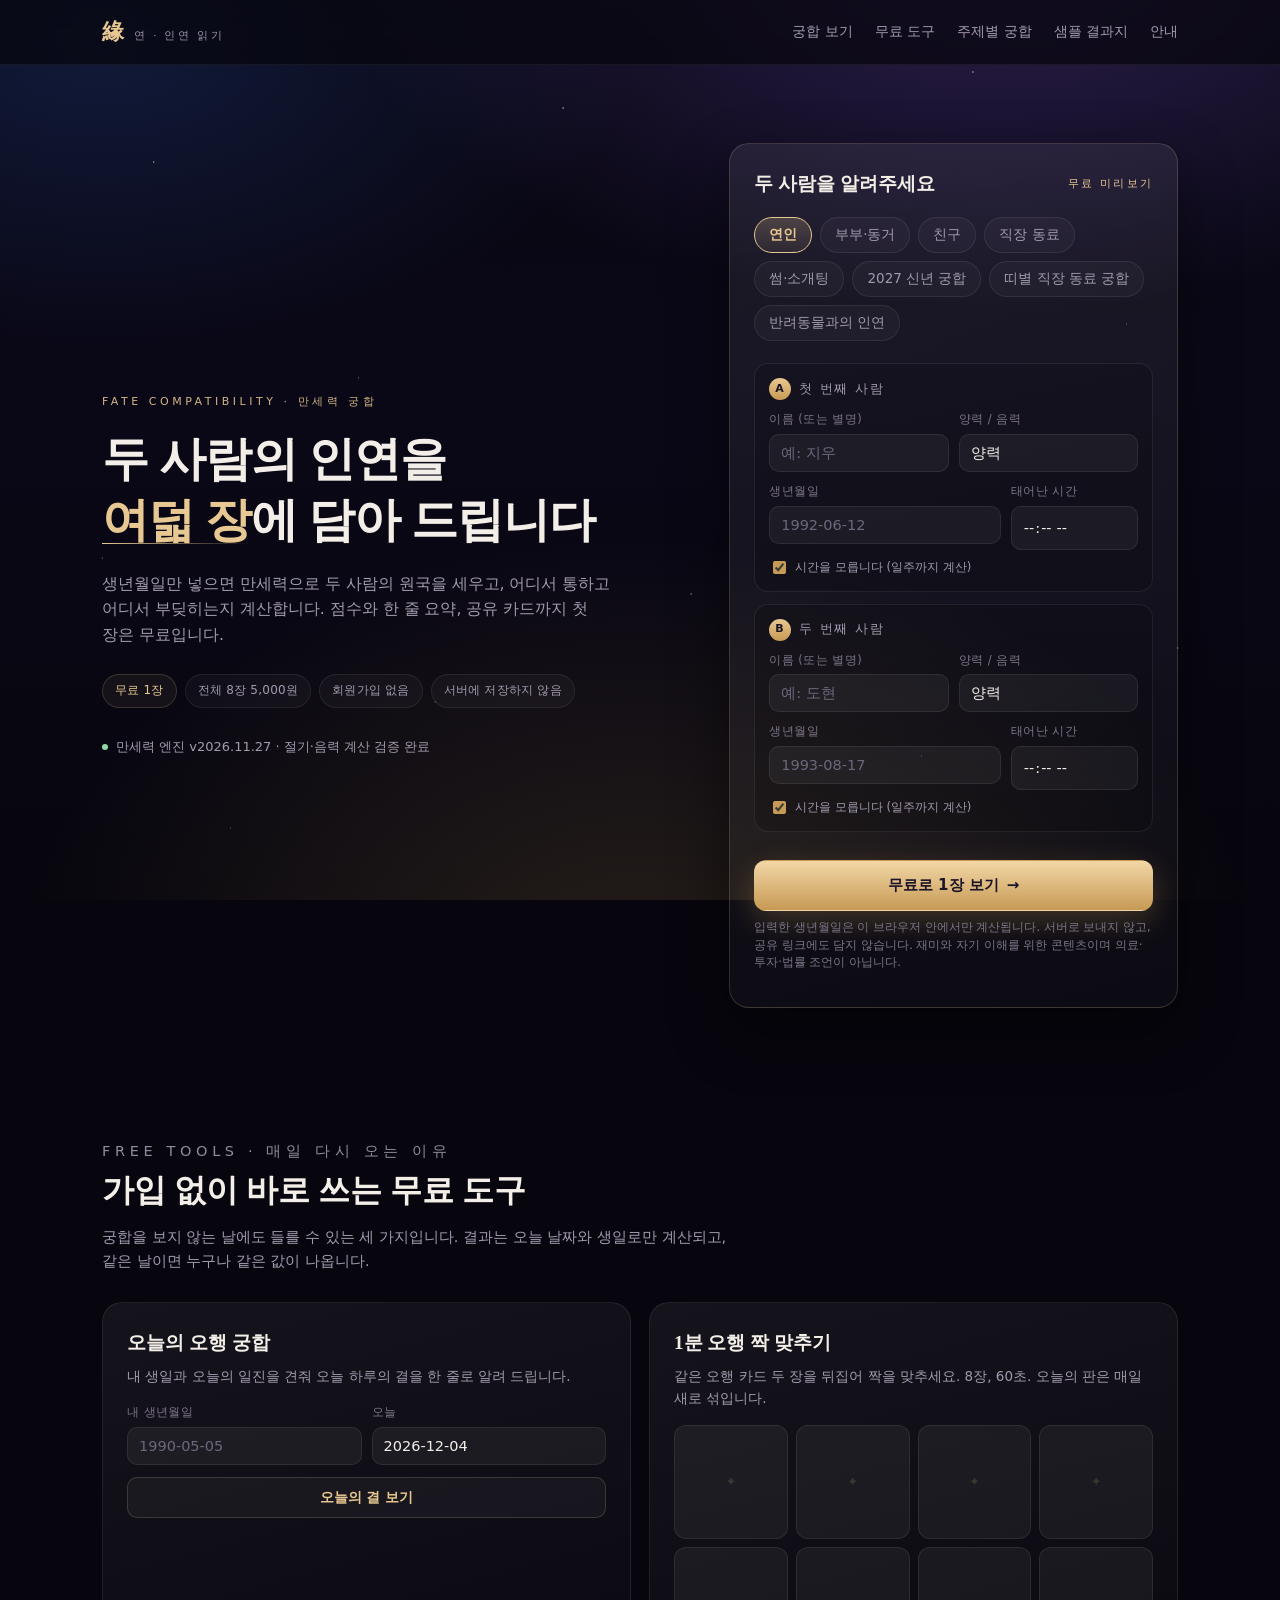
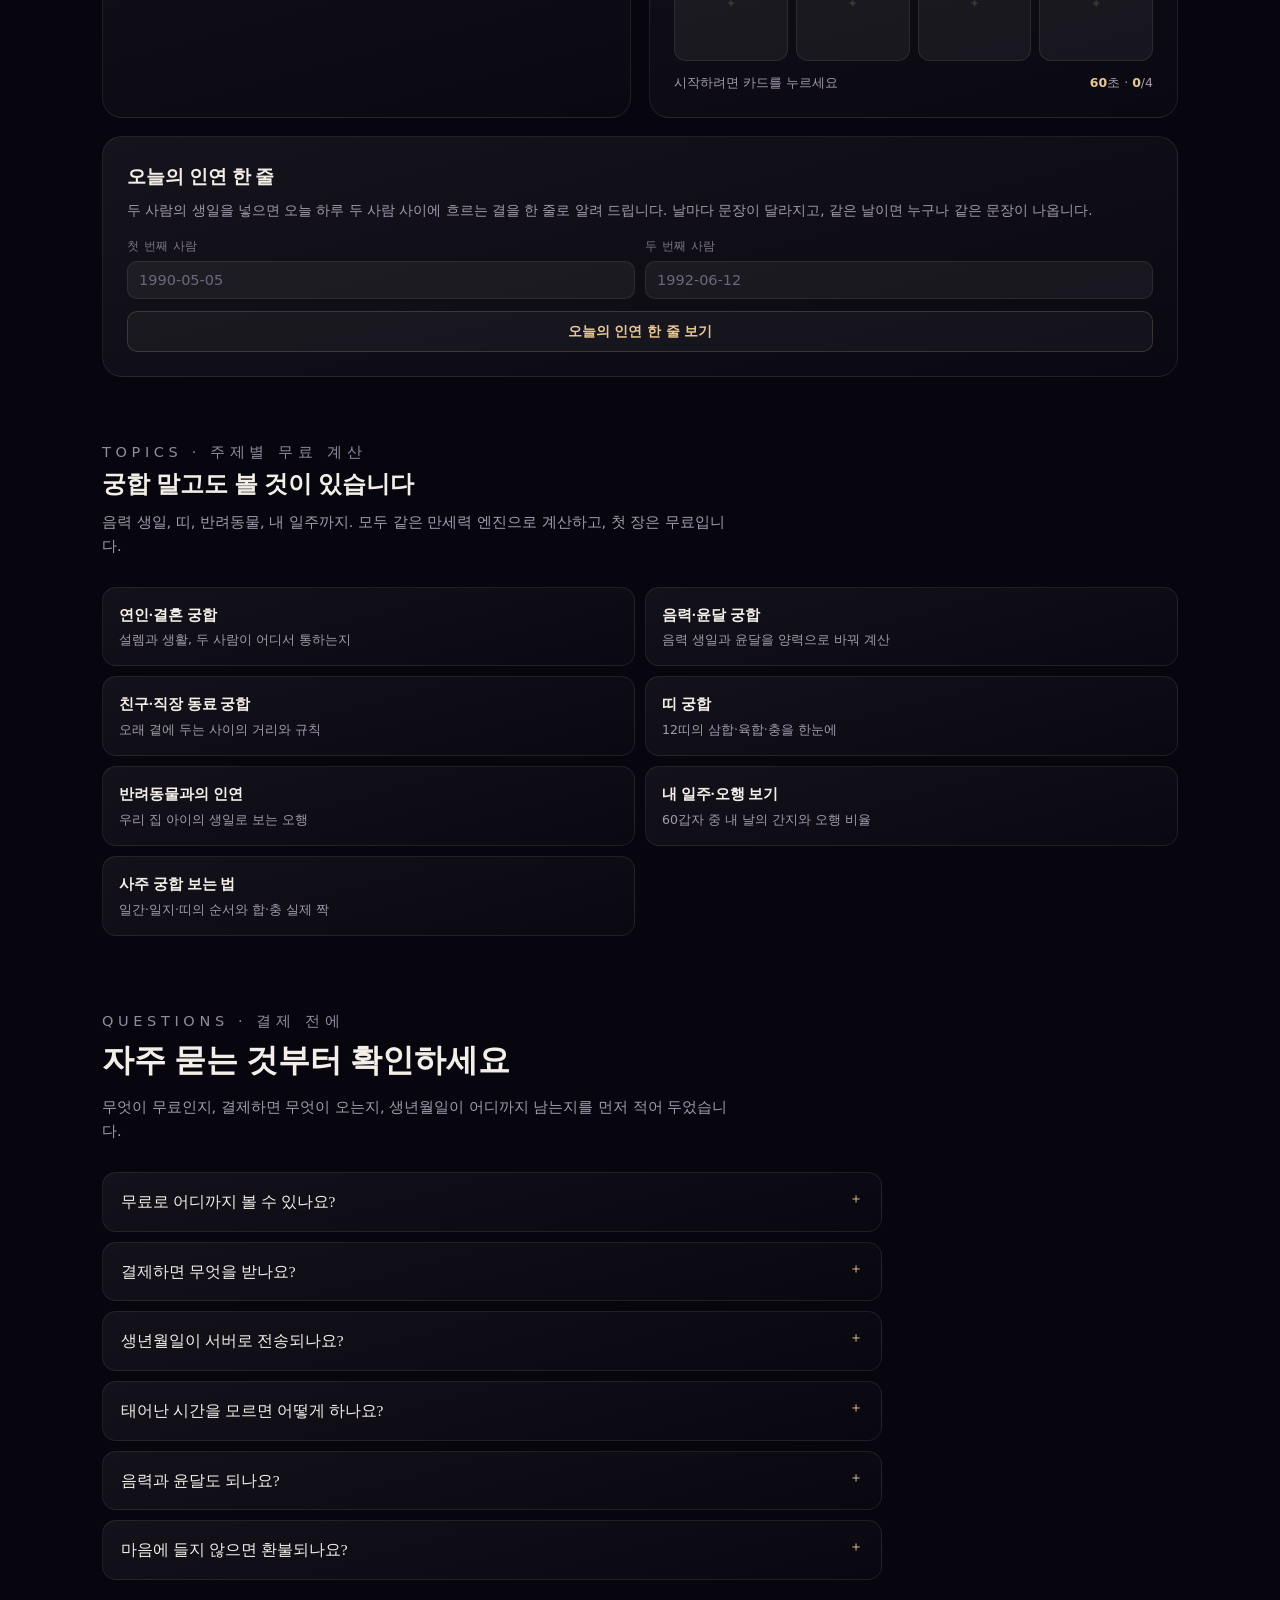
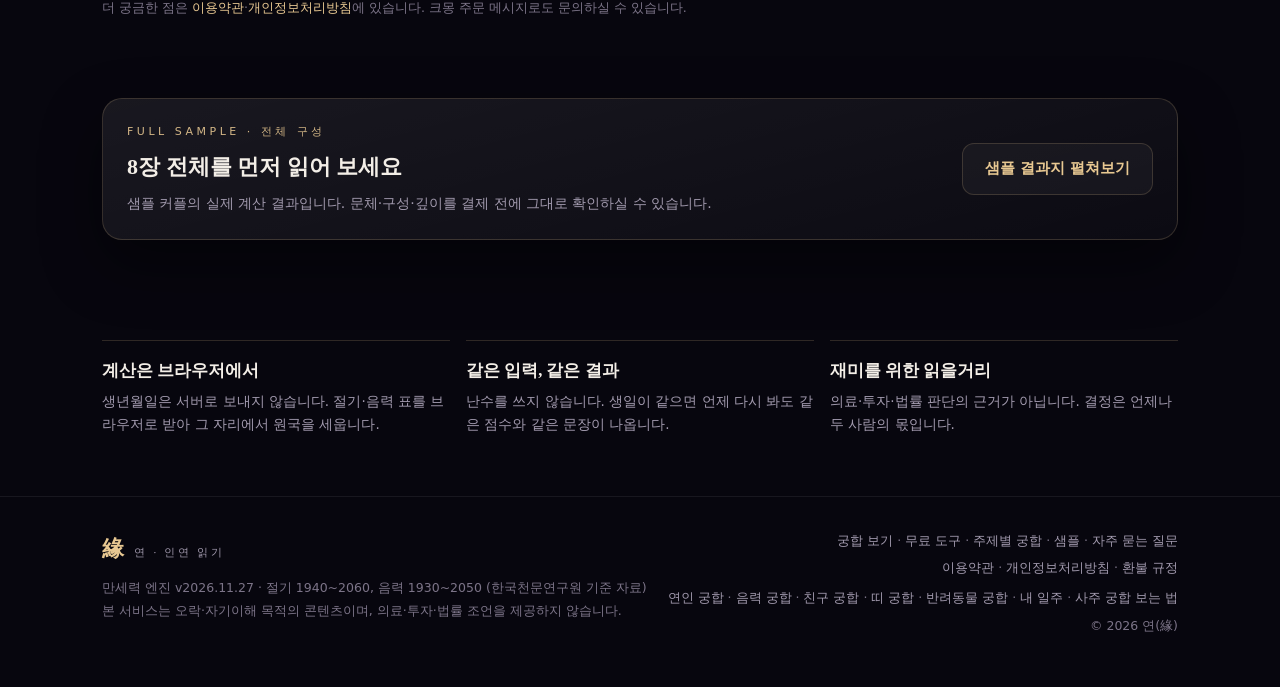
<file: index.html>
<!DOCTYPE html>
<html lang="ko">
<head>
<meta charset="utf-8">
<meta name="viewport" content="width=device-width, initial-scale=1, viewport-fit=cover">
<title>연(緣) — 두 사람의 인연 읽기 | 만세력 궁합 결과지</title>
<meta name="description" content="생년월일만 넣으면 만세력으로 두 사람의 사주를 세우고, 어디서 통하고 어디서 부딪히는지 여덟 장으로 읽어 드립니다. 궁합 점수와 공유 카드까지 첫 장은 무료입니다.">
<meta name="robots" content="index,follow">
<link rel="canonical" href="https://chlrhkdwns12-boop.github.io/yeon-compatibility/">

<meta property="og:title" content="연(緣) — 두 사람의 인연 읽기">
<meta property="og:description" content="무료 1장으로 두 사람의 궁합 점수와 한 줄 요약을, 마음에 들면 8장 전체를.">
<meta property="og:type" content="website">
<meta property="og:url" content="https://chlrhkdwns12-boop.github.io/yeon-compatibility/">
<meta property="og:site_name" content="연(緣) — 두 사람의 인연 읽기">
<meta property="og:locale" content="ko_KR">
<meta property="og:image" content="https://chlrhkdwns12-boop.github.io/yeon-compatibility/assets/og/og-cover.png">
<meta property="og:image:type" content="image/png">
<meta property="og:image:width" content="1200">
<meta property="og:image:height" content="630">
<meta property="og:image:alt" content="연(緣) — 두 사람의 인연을 여덟 장으로 읽는 만세력 궁합 결과지">
<meta name="twitter:card" content="summary_large_image">
<meta name="twitter:title" content="연(緣) — 두 사람의 인연 읽기">
<meta name="twitter:description" content="만세력으로 두 사람의 원국을 세우고 여덟 장으로 읽어 드립니다. 첫 장은 무료, 전체 8장은 5,000원.">
<meta name="twitter:image" content="https://chlrhkdwns12-boop.github.io/yeon-compatibility/assets/og/og-cover.png">

<meta name="theme-color" content="#07060E">
<link rel="icon" href="assets/favicon.svg" type="image/svg+xml">
<link rel="stylesheet" href="assets/css/app.css">
<link rel="stylesheet" href="assets/css/landing.css">
<script type="application/ld+json">
{
  "@context": "https://schema.org",
  "@graph": [
    {
      "@type": "WebSite",
      "@id": "https://chlrhkdwns12-boop.github.io/yeon-compatibility/#website",
      "url": "https://chlrhkdwns12-boop.github.io/yeon-compatibility/",
      "name": "연(緣) — 두 사람의 인연 읽기",
      "inLanguage": "ko-KR",
      "description": "만세력으로 두 사람의 원국을 세우고 궁합을 여덟 장으로 읽는 웹 결과지."
    },
    {
      "@type": "WebApplication",
      "@id": "https://chlrhkdwns12-boop.github.io/yeon-compatibility/#app",
      "name": "연(緣) 궁합 결과지",
      "url": "https://chlrhkdwns12-boop.github.io/yeon-compatibility/",
      "applicationCategory": "LifestyleApplication",
      "operatingSystem": "Web",
      "inLanguage": "ko-KR",
      "browserRequirements": "JavaScript가 켜진 최신 브라우저",
      "description": "두 사람의 생년월일로 만세력 원국을 세우고 궁합 점수·여덟 장 결과지를 만드는 웹 서비스. 첫 장 무료, 전체 8장은 크몽에서 5,000원.",
      "offers": {
        "@type": "Offer",
        "price": "5000",
        "priceCurrency": "KRW",
        "url": "https://chlrhkdwns12-boop.github.io/yeon-compatibility/#sample"
      },
      "featureList": [
        "만세력 원국 계산(절기·음력·윤달)",
        "궁합 점수와 근거 공개",
        "공유 카드 이미지 저장",
        "A4 10면 PDF 결과지"
      ]
    },
    {
      "@type": "ItemList",
      "@id": "https://chlrhkdwns12-boop.github.io/yeon-compatibility/#topics",
      "name": "주제별 무료 궁합·사주 계산",
      "itemListElement": [
        {"@type": "ListItem", "position": 1, "name": "연인·결혼 궁합", "url": "https://chlrhkdwns12-boop.github.io/yeon-compatibility/gunghap-couple.html"},
        {"@type": "ListItem", "position": 2, "name": "음력·윤달 궁합", "url": "https://chlrhkdwns12-boop.github.io/yeon-compatibility/gunghap-lunar.html"},
        {"@type": "ListItem", "position": 3, "name": "친구·직장 동료 궁합", "url": "https://chlrhkdwns12-boop.github.io/yeon-compatibility/gunghap-friend.html"},
        {"@type": "ListItem", "position": 4, "name": "띠 궁합", "url": "https://chlrhkdwns12-boop.github.io/yeon-compatibility/gunghap-ddi.html"},
        {"@type": "ListItem", "position": 5, "name": "반려동물과의 인연", "url": "https://chlrhkdwns12-boop.github.io/yeon-compatibility/gunghap-pet.html"},
        {"@type": "ListItem", "position": 6, "name": "내 일주·오행 보기", "url": "https://chlrhkdwns12-boop.github.io/yeon-compatibility/saju-ilju.html"}
      ]
    },
    {
      "@type": "FAQPage",
      "@id": "https://chlrhkdwns12-boop.github.io/yeon-compatibility/#faq",
      "mainEntity": [
        {
          "@type": "Question",
          "name": "무료로 어디까지 볼 수 있나요?",
          "acceptedAnswer": {"@type": "Answer", "text": "두 사람의 생년월일을 넣으면 궁합 점수와 등급, 한 줄 요약, 키워드, 두 사람의 원국 표, 점수를 만든 근거 전체, 공유 카드 이미지까지 첫 장을 무료로 봅니다. 나머지 일곱 장은 흐리게 잠겨 있고 구성과 첫 문단은 미리 볼 수 있습니다."}
        },
        {
          "@type": "Question",
          "name": "결제하면 무엇을 받나요?",
          "acceptedAnswer": {"@type": "Answer", "text": "크몽에서 5,000원에 결제하면 표지와 맺음말을 포함한 A4 10면 PDF로 여덟 장 전체를 받습니다. 주문 메시지에 두 사람의 이름과 생년월일(양력/음력, 태어난 시간)을 적어 주시면 제작해 전달합니다."}
        },
        {
          "@type": "Question",
          "name": "생년월일이 서버로 전송되나요?",
          "acceptedAnswer": {"@type": "Answer", "text": "아닙니다. 원국과 궁합 계산은 방문자의 브라우저 안에서 끝나고 생년월일은 서버로 보내지 않습니다. 공유 카드와 공유 링크에도 생년월일은 담기지 않습니다."}
        },
        {
          "@type": "Question",
          "name": "태어난 시간을 모르면 어떻게 하나요?",
          "acceptedAnswer": {"@type": "Answer", "text": "시간을 모른다고 표시하면 시주를 뺀 세 기둥(년·월·일)으로 계산합니다. 점수와 문장은 그대로 나오지만 시주가 더해질 때보다 근거가 단순해집니다."}
        },
        {
          "@type": "Question",
          "name": "음력과 윤달도 되나요?",
          "acceptedAnswer": {"@type": "Answer", "text": "됩니다. 양력·음력과 윤달을 고를 수 있고, 음력은 1930~2050년, 양력은 1930~2026년 생년월일을 계산합니다."}
        },
        {
          "@type": "Question",
          "name": "마음에 들지 않으면 환불되나요?",
          "acceptedAnswer": {"@type": "Answer", "text": "결과지 파일을 받기 전에는 전액 환불됩니다. 파일을 받은 뒤 단순 변심은 디지털 콘텐츠 특성상 환불이 제한되고, 입력 오류로 결과가 잘못 만들어진 경우에는 1회 무상 재제작 또는 전액 환불입니다. 자세한 기준은 이용약관의 환불 규정에 있습니다."}
        }
      ]
    }
  ]
}
</script>
</head>
<body>
<div class="sky" aria-hidden="true"></div>
<div class="stars" aria-hidden="true"></div>

<header class="topbar">
  <div class="wrap">
    <a class="brand" href="#top"><b>緣</b><span>연 · 인연 읽기</span></a>
    <nav class="nav">
      <a href="#fateForm">궁합 보기</a>
      <a href="#tools">무료 도구</a>
      <a class="only-desktop" href="#topics">주제별 궁합</a>
      <a class="only-desktop" href="#sample">샘플 결과지</a>
      <a class="only-desktop" href="#trust">안내</a>
    </nav>
  </div>
</header>

<main id="top">
  <!-- ================= 히어로 ================= -->
  <section class="hero">
    <div class="wrap hero-grid">
      <div>
        <p class="eyebrow">Fate compatibility · 만세력 궁합</p>
        <h1>두 사람의 인연을<br><em>여덟 장</em>에 담아 드립니다</h1>
        <p class="sub">생년월일만 넣으면 만세력으로 두 사람의 원국을 세우고, 어디서 통하고 어디서 부딪히는지 계산합니다. 점수와 한 줄 요약, 공유 카드까지 첫 장은 무료입니다.</p>
        <p class="share-note hidden" id="shareNote">공유 링크로 오셨습니다. 두 사람의 생일을 넣으면 바로 내 궁합이 나옵니다. <span>(생일은 서버로 보내지 않습니다)</span></p>
        <div class="tags">
          <span class="tag">무료 1장</span>
          <span class="tag dim" id="priceTagTop">전체 8장 5,000원</span>
          <span class="tag dim">회원가입 없음</span>
          <span class="tag dim">서버에 저장하지 않음</span>
        </div>
        <div class="small muted" style="display:flex;align-items:center;gap:8px">
          <span style="width:6px;height:6px;border-radius:50%;background:#8FD9A8;display:inline-block"></span>
          <span id="engineVer">만세력 엔진 v2026.11.27 · 절기·음력 계산 검증 완료</span>
        </div>
      </div>

      <!-- 입력 카드 -->
      <form class="card" id="fateForm" novalidate>
        <div class="card-head">
          <h2>두 사람을 알려주세요</h2>
          <span class="step">무료 미리보기</span>
        </div>

        <div class="rel-chips" id="relChips" role="group" aria-label="관계 선택">
          <button type="button" class="rel" data-rel="연인" aria-pressed="true">연인</button>
          <button type="button" class="rel" data-rel="부부" aria-pressed="false">부부·동거</button>
          <button type="button" class="rel" data-rel="친구" aria-pressed="false">친구</button>
          <button type="button" class="rel" data-rel="직장 동료" aria-pressed="false">직장 동료</button>
          <button type="button" class="rel" data-rel="썸" aria-pressed="false">썸·소개팅</button>
        </div>

        <div class="person" data-person="A">
          <div class="phead"><span class="badge">A</span><span>첫 번째 사람</span></div>
          <div class="grid-2">
            <div class="field"><label for="aName">이름 (또는 별명)</label>
              <input id="aName" name="aName" type="text" placeholder="예: 지우" maxlength="12" autocomplete="off"></div>
            <div class="field"><label for="aCal">양력 / 음력</label>
              <select id="aCal" name="aCal"><option value="solar">양력</option><option value="lunar">음력</option></select></div>
          </div>
          <div class="grid-3" style="margin-top:10px">
            <div class="field" style="grid-column:span 2"><label for="aDate">생년월일</label>
              <input id="aDate" name="aDate" type="text" inputmode="numeric" placeholder="1992-06-12" maxlength="10" autocomplete="bday"></div>
            <div class="field"><label for="aTime">태어난 시간</label>
              <input id="aTime" name="aTime" type="time"></div>
          </div>
          <label class="small muted" style="display:flex;gap:6px;align-items:center;margin-top:8px;font-size:11.5px">
            <input type="checkbox" id="aNoTime" checked style="accent-color:#C79A55"> 시간을 모릅니다 (일주까지 계산)
          </label>
          <label class="small muted" id="aLeapWrap" style="display:none;gap:6px;align-items:center;margin-top:6px;font-size:11.5px">
            <input type="checkbox" id="aLeap" style="accent-color:#C79A55"> 윤달입니다
          </label>
        </div>

        <div class="person" data-person="B">
          <div class="phead"><span class="badge">B</span><span>두 번째 사람</span></div>
          <div class="grid-2">
            <div class="field"><label for="bName">이름 (또는 별명)</label>
              <input id="bName" name="bName" type="text" placeholder="예: 도현" maxlength="12" autocomplete="off"></div>
            <div class="field"><label for="bCal">양력 / 음력</label>
              <select id="bCal" name="bCal"><option value="solar">양력</option><option value="lunar">음력</option></select></div>
          </div>
          <div class="grid-3" style="margin-top:10px">
            <div class="field" style="grid-column:span 2"><label for="bDate">생년월일</label>
              <input id="bDate" name="bDate" type="text" inputmode="numeric" placeholder="1993-08-17" maxlength="10" autocomplete="bday"></div>
            <div class="field"><label for="bTime">태어난 시간</label>
              <input id="bTime" name="bTime" type="time"></div>
          </div>
          <label class="small muted" style="display:flex;gap:6px;align-items:center;margin-top:8px;font-size:11.5px">
            <input type="checkbox" id="bNoTime" checked style="accent-color:#C79A55"> 시간을 모릅니다 (일주까지 계산)
          </label>
          <label class="small muted" id="bLeapWrap" style="display:none;gap:6px;align-items:center;margin-top:6px;font-size:11.5px">
            <input type="checkbox" id="bLeap" style="accent-color:#C79A55"> 윤달입니다
          </label>
        </div>

        <div class="err" id="formErr"></div>
        <button class="btn primary" type="submit" id="submitBtn">무료로 1장 보기 <span aria-hidden="true">→</span></button>
        <p class="hint">입력한 생년월일은 이 브라우저 안에서만 계산됩니다. 서버로 보내지 않고, 공유 링크에도 담지 않습니다. 재미와 자기 이해를 위한 콘텐츠이며 의료·투자·법률 조언이 아닙니다.</p>
      </form>
    </div>
  </section>

  <!-- ================= 결과 ================= -->
  <section class="result hidden" id="result" aria-live="polite">
    <div class="wrap">
      <div class="result-head">
        <div>
          <p class="eyebrow" style="margin-bottom:8px">무료 미리보기 · 1장</p>
          <h2 id="resTitle">두 사람의 인연</h2>
          <p class="who" id="resWho"></p>
        </div>
        <button class="btn ghost sm" id="editBtn" type="button">다시 입력</button>
      </div>

      <div class="scorecard">
        <div class="ring">
          <svg viewBox="0 0 180 180" width="180" height="180" aria-hidden="true">
            <defs>
              <linearGradient id="ringGrad" x1="0" y1="0" x2="1" y2="1">
                <stop offset="0" stop-color="#F2D7A6"/><stop offset="1" stop-color="#C79A55"/>
              </linearGradient>
            </defs>
            <circle cx="90" cy="90" r="78" fill="none" stroke="rgba(255,255,255,.09)" stroke-width="7"/>
            <circle id="ringFill" cx="90" cy="90" r="78" fill="none" stroke="url(#ringGrad)" stroke-width="7"
              stroke-linecap="round" stroke-dasharray="490.1" stroke-dashoffset="490.1"
              style="transition:stroke-dashoffset 1.1s cubic-bezier(.2,.8,.2,1)"/>
          </svg>
          <div class="val"><b id="resScore">0</b><span>of 100</span></div>
        </div>
        <div>
          <p class="grade" id="resGrade"></p>
          <p class="summary" id="resSummary"></p>
          <div class="kw" id="resKw"></div>
        </div>
      </div>

      <!-- 공유 카드 -->
      <div class="share">
        <div class="share-canvas-wrap"><canvas id="shareCanvas" width="1080" height="1350"></canvas></div>
        <div>
          <h3>공유 카드가 만들어졌습니다</h3>
          <p>디자인 셋 중 마음에 드는 카드를 골라 저장하세요. 카카오톡·인스타그램에 그대로 보낼 수 있고, 상대의 생년월일은 카드에 담기지 않습니다.</p>
          <div class="card-styles" id="cardStyles" role="group" aria-label="공유 카드 디자인">
            <button type="button" class="card-style" data-style="cosmic" aria-pressed="true">우주빛</button>
            <button type="button" class="card-style" data-style="hanji" aria-pressed="false">한지</button>
            <button type="button" class="card-style" data-style="ink" aria-pressed="false">먹빛</button>
          </div>
          <div class="share-actions">
            <button class="btn ghost sm" id="dlCard" type="button">이미지 저장</button>
            <button class="btn ghost sm" id="shareCard" type="button">공유하기</button>
            <button class="btn ghost sm" id="copyLink" type="button">링크 복사</button>
            <button class="btn ghost sm" id="copyMsg" type="button">공유 문구 복사</button>
          </div>
        </div>
      </div>

      <!-- 원국 -->
      <div class="report-stack" id="freeReport"></div>

      <details class="why" id="whyBox">
        <summary>점수는 이렇게 계산했습니다 (근거 전체 보기)</summary>
        <div id="whyList" style="margin-top:8px"></div>
        <p class="hint">각 항목은 만세력 규칙(천간합·육합·삼합·충·형·원진·해, 오행 상생상극, 음양 비율, 계절)으로 계산됩니다. 점수는 좋고 나쁨이 아니라 두 사주의 '맞물림'을 나타냅니다.</p>
      </details>

      <!-- 잠금 -->
      <div class="locked-wrap">
        <div class="lh">
          <div>
            <p class="eyebrow" style="margin-bottom:8px">Paid report · 2~8장</p>
            <h2>나머지 일곱 장은 이렇게 이어집니다</h2>
          </div>
          <span class="tag dim">미리보기는 흐리게 처리됩니다</span>
        </div>
        <div class="locked-grid" id="lockedGrid"></div>

        <div class="offer">
          <div class="row">
            <div>
              <h3>전체 8장 결과지</h3>
              <p>지금 화면의 1장 + 아래 일곱 장을 한 번에. 크몽에서 결제한 뒤 두 사람의 8장 결과지를 PDF 파일로 받습니다.</p>
            </div>
            <div class="center">
              <div class="price" id="priceTag">5,000<small>원</small></div>
              <button class="btn primary" id="buyBtn" type="button" style="margin-top:12px">크몽에서 전체 8장 받기</button>
              <p class="hint" id="buyHint" style="margin-top:8px;text-align:center">크몽에서 결제하면 두 사람의 8장 결과지를 PDF로 받습니다.</p>
            </div>
          </div>
          <ul>
            <li>1장 두 사람의 인연 · 점수와 근거</li>
            <li>2장 각자의 기질과 오행 비율</li>
            <li>3장 끌리는 이유 (합·충 해석)</li>
            <li>4장 말하지 않은 속마음</li>
            <li>5장 부딪히는 지점과 대화법</li>
            <li>6장 함께하는 재물과 일</li>
            <li>7장 2026년 병오년의 흐름</li>
            <li>8장 오래 가기 위한 세 가지 약속</li>
          </ul>
        </div>
      </div>
    </div>
  </section>

  <!-- ================= 미니도구 ================= -->
  <section class="tools" id="tools">
    <div class="wrap">
      <div class="sec-head">
        <p class="eyebrow">Free tools · 매일 다시 오는 이유</p>
        <h2>가입 없이 바로 쓰는 무료 도구</h2>
        <p>궁합을 보지 않는 날에도 들를 수 있는 세 가지입니다. 결과는 오늘 날짜와 생일로만 계산되고, 같은 날이면 누구나 같은 값이 나옵니다.</p>
      </div>

      <div class="tool-grid">
        <!-- 오늘의 오행 -->
        <div class="tool" id="toolOh">
          <h3>오늘의 오행 궁합</h3>
          <p class="desc">내 생일과 오늘의 일진을 견줘 오늘 하루의 결을 한 줄로 알려 드립니다.</p>
          <div class="mini-row">
            <div class="field"><label for="ohDate">내 생년월일</label><input id="ohDate" type="text" inputmode="numeric" placeholder="1990-05-05" maxlength="10"></div>
            <div class="field"><label for="ohToday">오늘</label><input id="ohToday" type="text" inputmode="numeric" maxlength="10"></div>
          </div>
          <button class="btn ghost wide sm" id="ohBtn" type="button" style="margin-top:12px">오늘의 결 보기</button>
          <div class="out" id="ohOut">
            <p class="big" id="ohBig"></p>
            <p class="small muted" id="ohSub" style="margin:0 0 10px"></p>
            <div class="chips" id="ohChips" style="display:flex;gap:6px;flex-wrap:wrap"></div>
          </div>
        </div>

        <!-- 두뇌 퍼즐 -->
        <div class="tool" id="toolPuzzle">
          <h3>1분 오행 짝 맞추기</h3>
          <p class="desc">같은 오행 카드 두 장을 뒤집어 짝을 맞추세요. 8장, 60초. 오늘의 판은 매일 새로 섞입니다.</p>
          <div class="puzzle-grid" id="puzzleGrid"></div>
          <div class="puzzle-bar">
            <span id="pzStatus">시작하려면 카드를 누르세요</span>
            <span><b id="pzTime" style="color:var(--gold)">60</b>초 · <b id="pzPairs" style="color:var(--gold)">0</b>/4</span>
          </div>
          <div class="out" id="pzOut">
            <p class="big" id="pzBig"></p>
            <p class="small muted" id="pzSub" style="margin:0"></p>
          </div>
        </div>

        <!-- 오늘의 인연 한 줄 -->
        <div class="tool tool-wide" id="toolDaily">
          <h3>오늘의 인연 한 줄</h3>
          <p class="desc">두 사람의 생일을 넣으면 오늘 하루 두 사람 사이에 흐르는 결을 한 줄로 알려 드립니다. 날마다 문장이 달라지고, 같은 날이면 누구나 같은 문장이 나옵니다.</p>
          <div class="mini-row">
            <div class="field"><label for="dyDateA">첫 번째 사람</label><input id="dyDateA" type="text" inputmode="numeric" placeholder="1990-05-05" maxlength="10"></div>
            <div class="field"><label for="dyDateB">두 번째 사람</label><input id="dyDateB" type="text" inputmode="numeric" placeholder="1992-06-12" maxlength="10"></div>
          </div>
          <button class="btn ghost wide sm" id="dyBtn" type="button" style="margin-top:12px">오늘의 인연 한 줄 보기</button>
          <div class="out" id="dyOut">
            <p class="big" id="dyBig"></p>
            <p class="small muted" id="dySub" style="margin:0 0 10px"></p>
            <div class="chips" id="dyChips" style="display:flex;gap:6px;flex-wrap:wrap"></div>
            <button class="btn ghost sm" id="dyCopy" type="button" style="margin-top:12px">오늘의 문구 복사</button>
          </div>
        </div>
      </div>
    </div>
  </section>

  <!-- ================= 주제별 무료 계산 ================= -->
  <section class="land-links" id="topics">
    <div class="wrap">
      <div class="sec-head">
        <p class="eyebrow">Topics · 주제별 무료 계산</p>
        <h2>궁합 말고도 볼 것이 있습니다</h2>
        <p>음력 생일, 띠, 반려동물, 내 일주까지. 모두 같은 만세력 엔진으로 계산하고, 첫 장은 무료입니다.</p>
      </div>
      <div class="link-grid">
        <a class="link-card" href="gunghap-couple.html"><b>연인·결혼 궁합</b><span>설렘과 생활, 두 사람이 어디서 통하는지</span></a>
        <a class="link-card" href="gunghap-lunar.html"><b>음력·윤달 궁합</b><span>음력 생일과 윤달을 양력으로 바꿔 계산</span></a>
        <a class="link-card" href="gunghap-friend.html"><b>친구·직장 동료 궁합</b><span>오래 곁에 두는 사이의 거리와 규칙</span></a>
        <a class="link-card" href="gunghap-ddi.html"><b>띠 궁합</b><span>12띠의 삼합·육합·충을 한눈에</span></a>
        <a class="link-card" href="gunghap-pet.html"><b>반려동물과의 인연</b><span>우리 집 아이의 생일로 보는 오행</span></a>
        <a class="link-card" href="saju-ilju.html"><b>내 일주·오행 보기</b><span>60갑자 중 내 날의 간지와 오행 비율</span></a>
        <a class="link-card" href="gunghap-saju.html"><b>사주 궁합 보는 법</b><span>일간·일지·띠의 순서와 합·충 실제 짝</span></a>
      </div>
    </div>
  </section>

  <!-- ================= 자주 묻는 질문 ================= -->
  <section class="faq" id="faq">
    <div class="wrap">
      <div class="sec-head">
        <p class="eyebrow">Questions · 결제 전에</p>
        <h2>자주 묻는 것부터 확인하세요</h2>
        <p>무엇이 무료인지, 결제하면 무엇이 오는지, 생년월일이 어디까지 남는지를 먼저 적어 두었습니다.</p>
      </div>
      <div class="faq-list">
        <details class="qa">
          <summary>무료로 어디까지 볼 수 있나요?</summary>
          <p>두 사람의 생년월일을 넣으면 궁합 점수와 등급, 한 줄 요약, 키워드, 두 사람의 원국 표, 점수를 만든 근거 전체, 공유 카드 이미지까지 첫 장을 무료로 봅니다. 나머지 일곱 장은 흐리게 잠겨 있고 구성과 첫 문단은 미리 볼 수 있습니다.</p>
        </details>
        <details class="qa">
          <summary>결제하면 무엇을 받나요?</summary>
          <p>크몽에서 5,000원에 결제하면 표지와 맺음말을 포함한 A4 10면 PDF로 여덟 장 전체를 받습니다. 주문 메시지에 두 사람의 이름과 생년월일(양력/음력, 태어난 시간)을 적어 주시면 제작해 전달합니다.</p>
        </details>
        <details class="qa">
          <summary>생년월일이 서버로 전송되나요?</summary>
          <p>아닙니다. 원국과 궁합 계산은 방문자의 브라우저 안에서 끝나고 생년월일은 서버로 보내지 않습니다. 공유 카드와 공유 링크에도 생년월일은 담기지 않습니다.</p>
        </details>
        <details class="qa">
          <summary>태어난 시간을 모르면 어떻게 하나요?</summary>
          <p>시간을 모른다고 표시하면 시주를 뺀 세 기둥(년·월·일)으로 계산합니다. 점수와 문장은 그대로 나오지만 시주가 더해질 때보다 근거가 단순해집니다.</p>
        </details>
        <details class="qa">
          <summary>음력과 윤달도 되나요?</summary>
          <p>됩니다. 양력·음력과 윤달을 고를 수 있고, 음력은 1930~2050년, 양력은 1930~2026년 생년월일을 계산합니다.</p>
        </details>
        <details class="qa">
          <summary>마음에 들지 않으면 환불되나요?</summary>
          <p>결과지 파일을 받기 전에는 전액 환불됩니다. 파일을 받은 뒤 단순 변심은 디지털 콘텐츠 특성상 환불이 제한되고, 입력 오류로 결과가 잘못 만들어진 경우에는 1회 무상 재제작 또는 전액 환불입니다. 자세한 기준은 <a href="terms.html#refund">이용약관의 환불 규정</a>에 있습니다.</p>
        </details>
      </div>
      <p class="faq-more">더 궁금한 점은 <a href="terms.html">이용약관</a>·<a href="privacy.html">개인정보처리방침</a>에 있습니다. 크몽 주문 메시지로도 문의하실 수 있습니다.</p>
    </div>
  </section>

  <!-- ================= 샘플 ================= -->
  <section class="sample-sec" id="sample">
    <div class="wrap">
      <div class="card">
        <div>
          <p class="eyebrow" style="margin-bottom:8px">Full sample · 전체 구성</p>
          <h2 class="serif" style="margin:0 0 6px;font-size:22px">8장 전체를 먼저 읽어 보세요</h2>
          <p class="muted" style="margin:0;font-size:14px">샘플 커플의 실제 계산 결과입니다. 문체·구성·깊이를 결제 전에 그대로 확인하실 수 있습니다.</p>
        </div>
        <button class="btn ghost" id="openSample" type="button">샘플 결과지 펼쳐보기</button>
      </div>
    </div>
  </section>

  <!-- ================= 안내 ================= -->
  <section class="trust" id="trust">
    <div class="wrap">
      <div class="trust-grid">
        <div class="item">
          <h3>계산은 브라우저에서</h3>
          <p>생년월일은 서버로 보내지 않습니다. 절기·음력 표를 브라우저로 받아 그 자리에서 원국을 세웁니다.</p>
        </div>
        <div class="item">
          <h3>같은 입력, 같은 결과</h3>
          <p>난수를 쓰지 않습니다. 생일이 같으면 언제 다시 봐도 같은 점수와 같은 문장이 나옵니다.</p>
        </div>
        <div class="item">
          <h3>재미를 위한 읽을거리</h3>
          <p>의료·투자·법률 판단의 근거가 아닙니다. 결정은 언제나 두 사람의 몫입니다.</p>
        </div>
      </div>
    </div>
  </section>
</main>

<footer>
  <div class="wrap">
    <div>
      <div class="brand" style="margin-bottom:8px"><b>緣</b><span>연 · 인연 읽기</span></div>
      <div class="fine">만세력 엔진 v2026.11.27 · 절기 1940~2060, 음력 1930~2050 (한국천문연구원 기준 자료)<br>
      본 서비스는 오락·자기이해 목적의 콘텐츠이며, 의료·투자·법률 조언을 제공하지 않습니다.</div>
    </div>
    <div style="text-align:right">
      <div><a href="#fateForm">궁합 보기</a> · <a href="#tools">무료 도구</a> · <a href="#topics">주제별 궁합</a> · <a href="#sample">샘플</a> · <a href="#faq">자주 묻는 질문</a></div>
      <div style="margin-top:6px"><a href="terms.html">이용약관</a> · <a href="privacy.html">개인정보처리방침</a> · <a href="terms.html#refund">환불 규정</a></div>
      <div class="sitelinks" style="text-align:left;margin-top:8px"><a href="gunghap-couple.html">연인 궁합</a> · <a href="gunghap-lunar.html">음력 궁합</a> · <a href="gunghap-friend.html">친구 궁합</a> · <a href="gunghap-ddi.html">띠 궁합</a> · <a href="gunghap-pet.html">반려동물 궁합</a> · <a href="saju-ilju.html">내 일주</a> · <a href="gunghap-saju.html">사주 궁합 보는 법</a></div>
      <div style="margin-top:6px">© 2026 연(緣)</div>
    </div>
  </div>
</footer>

<!-- 샘플 모달 -->
<div class="modal" id="sampleModal" role="dialog" aria-modal="true" aria-label="샘플 결과지">
  <div class="watermark" aria-hidden="true"><span>SAMPLE</span></div>
  <div class="modal-inner">
    <div class="modal-bar">
      <h3>샘플 결과지 · 김하늘 × 이서준</h3>
      <button class="modal-close" id="closeSample" type="button">닫기</button>
    </div>
    <div class="report-stack" id="sampleReport"></div>
  </div>
</div>

<script src="assets/js/config.js"></script>
<script src="assets/js/data-jeolgi.js"></script>
<script src="assets/js/data-lunar.js"></script>
<script src="assets/js/engine.js"></script>
<script src="assets/js/content.js"></script>
<script src="assets/js/report.js"></script>
<script src="assets/js/data-themes.js"></script>
<script src="assets/js/app.js"></script>
</body>
</html>
</file>
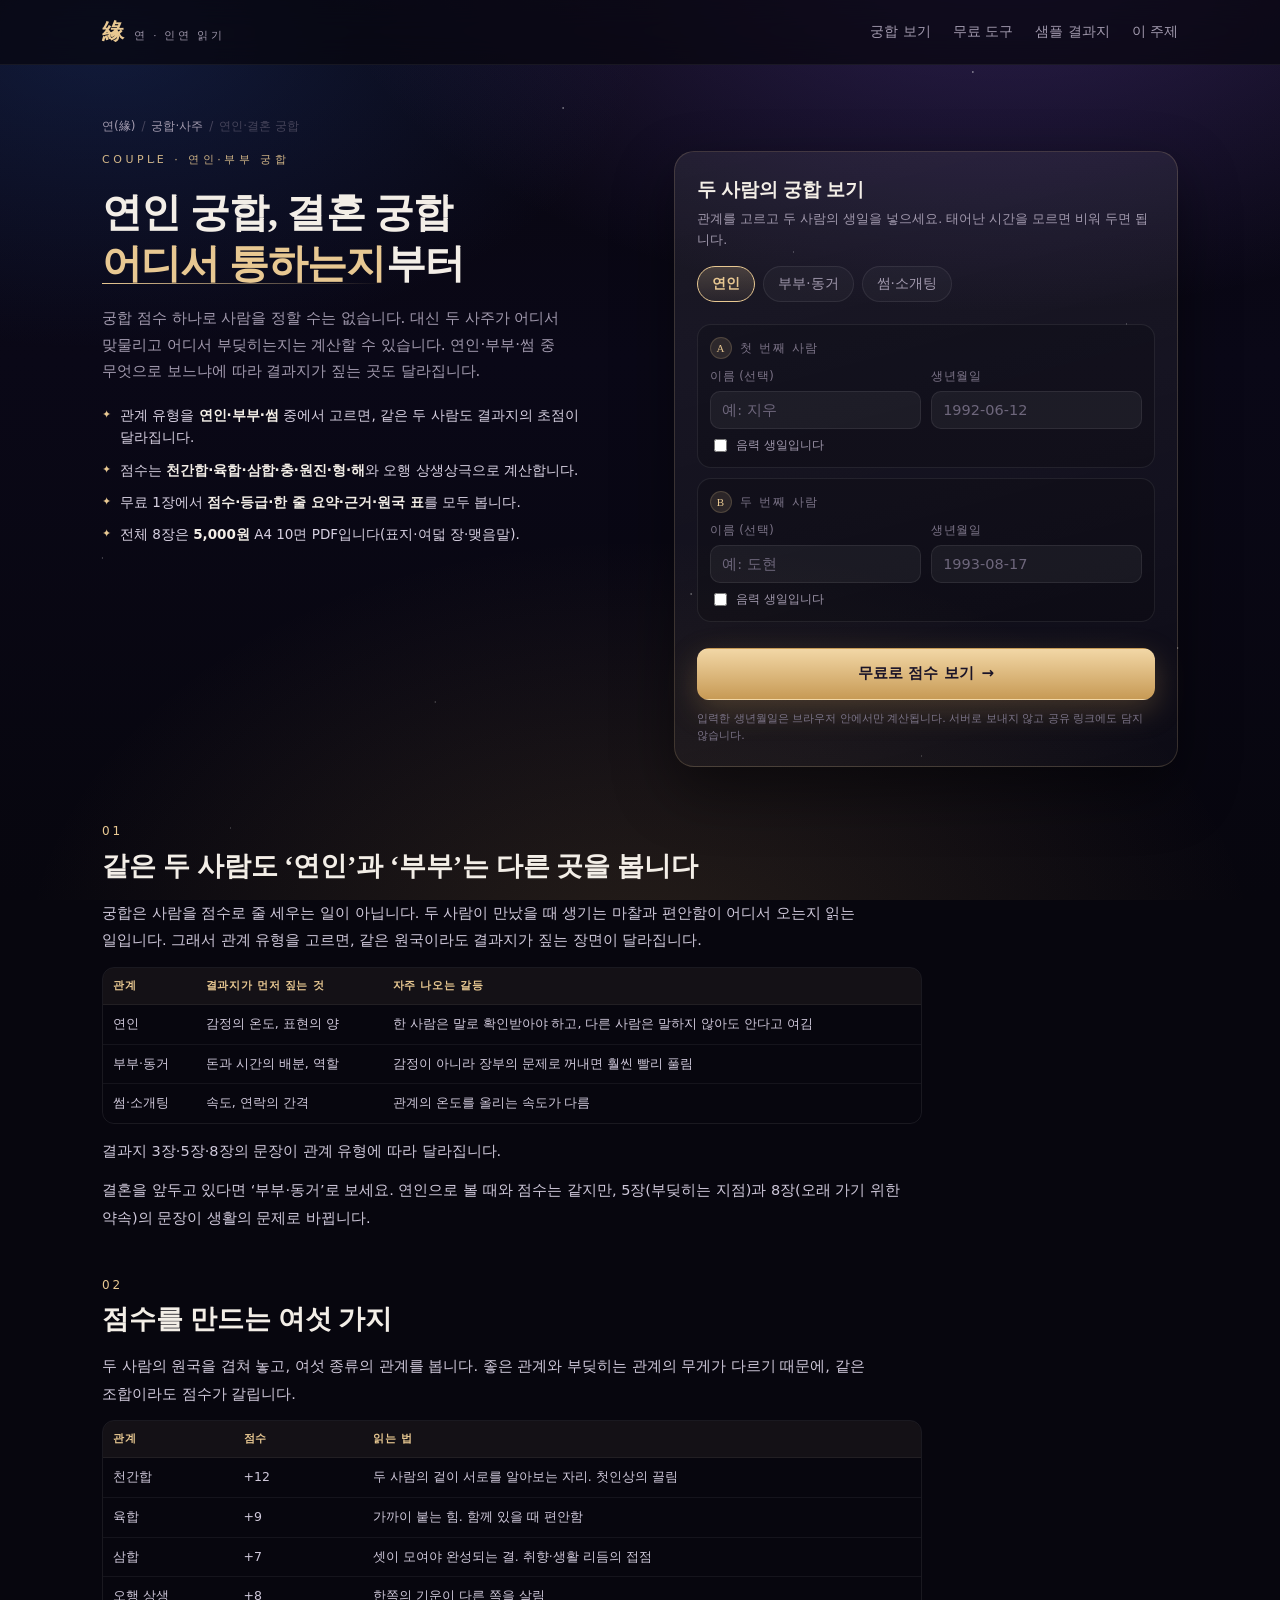
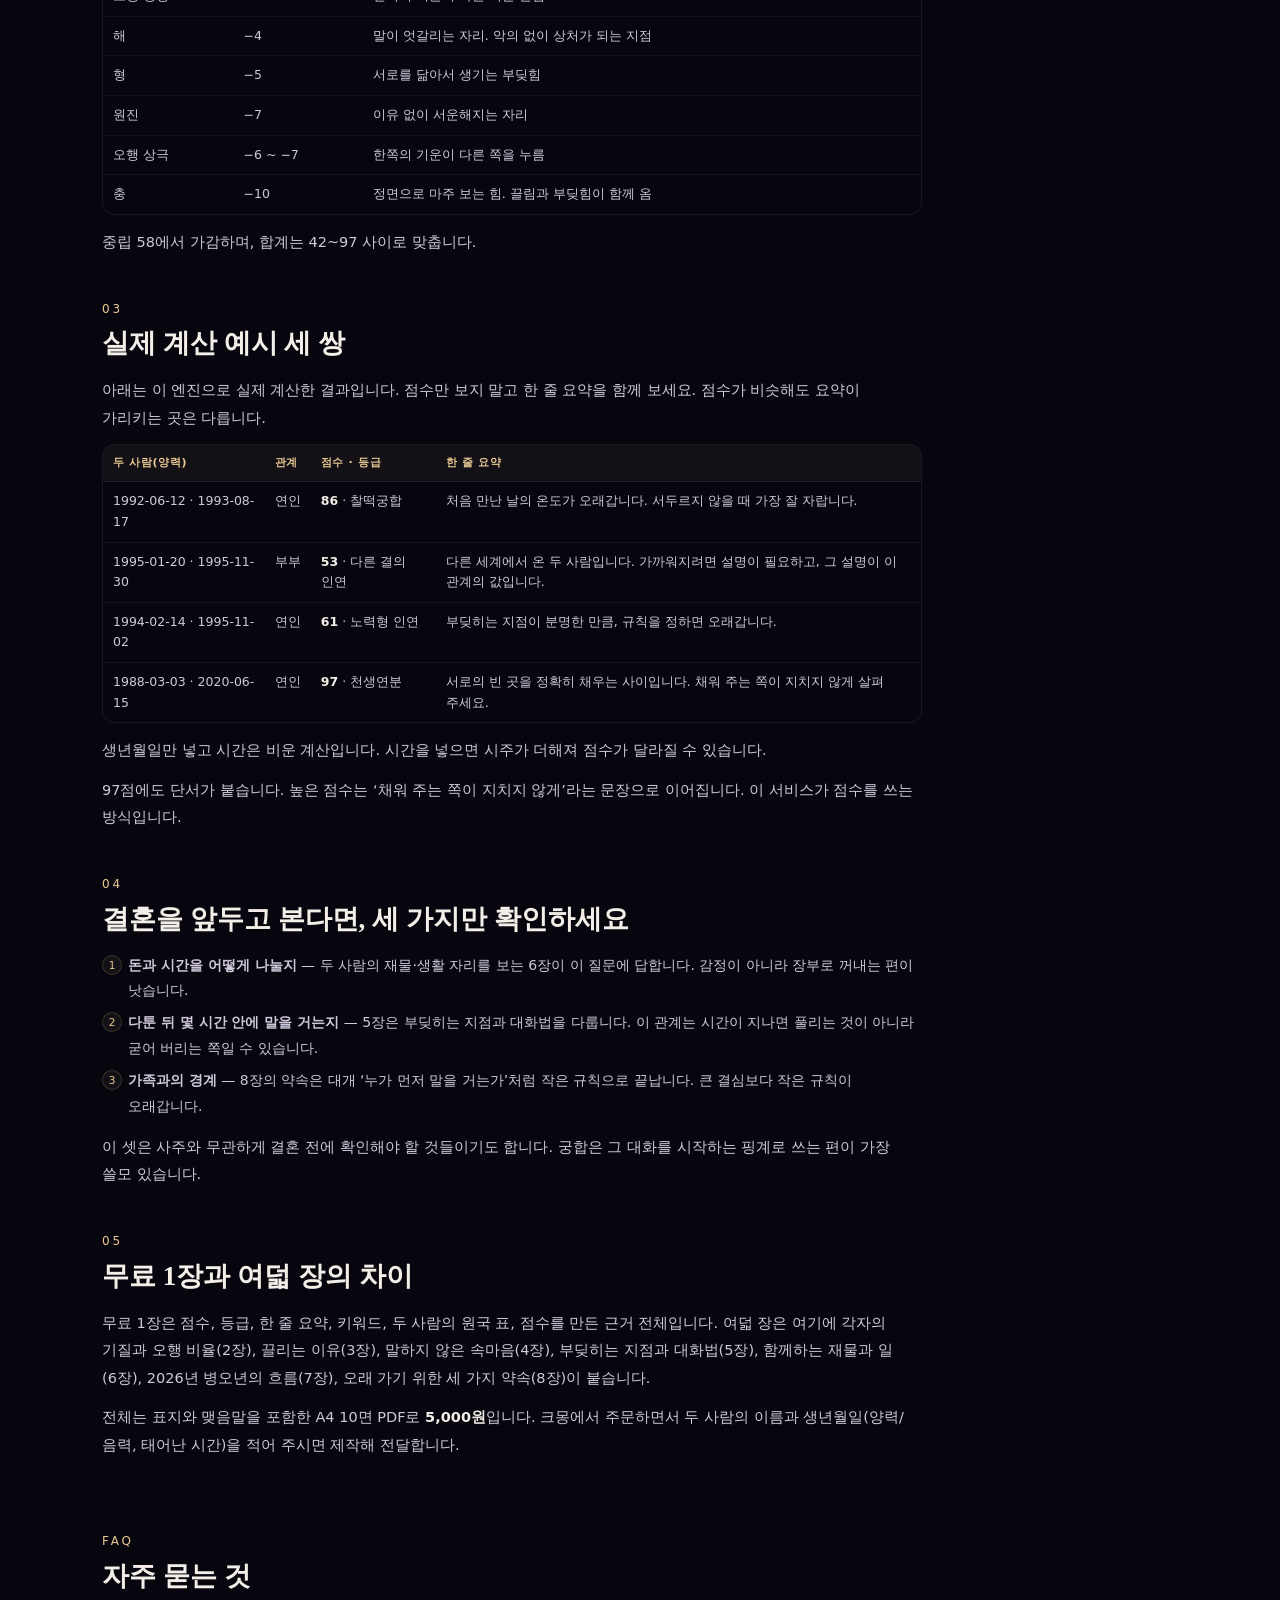
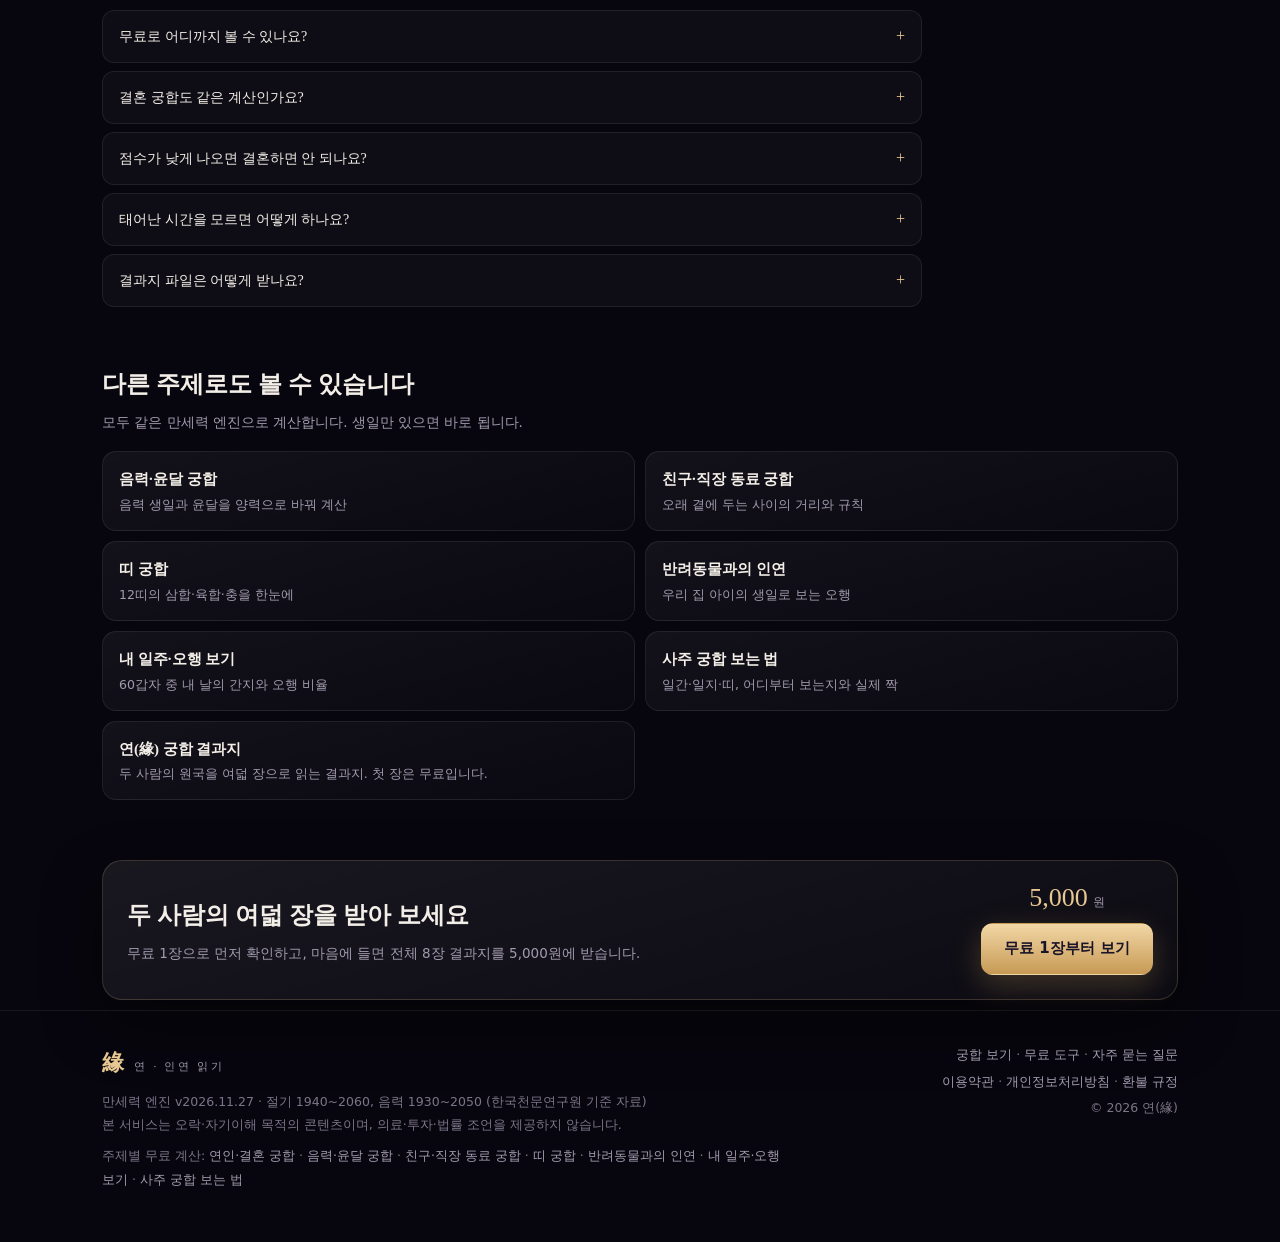
<file: gunghap-couple.html>
<!DOCTYPE html>
<html lang="ko">
<head>
<meta charset="utf-8">
<meta name="viewport" content="width=device-width, initial-scale=1, viewport-fit=cover">
<title>연인 궁합 · 결혼 궁합 — 만세력으로 보는 두 사람 | 연(緣)</title>
<meta name="description" content="연인 궁합과 결혼 궁합을 만세력 원국으로 계산합니다. 어디서 통하고 어디서 부딪히는지, 점수와 근거를 무료로 확인하세요. 첫 장 무료.">
<meta name="robots" content="index,follow">
<link rel="canonical" href="https://chlrhkdwns12-boop.github.io/yeon-compatibility/gunghap-couple.html">

<meta property="og:title" content="연인 궁합 · 결혼 궁합 — 만세력으로 보는 두 사람 | 연(緣)">
<meta property="og:description" content="연인 궁합과 결혼 궁합을 만세력 원국으로 계산합니다. 어디서 통하고 어디서 부딪히는지, 점수와 근거를 무료로 확인하세요. 첫 장 무료.">
<meta property="og:type" content="article">
<meta property="og:url" content="https://chlrhkdwns12-boop.github.io/yeon-compatibility/gunghap-couple.html">
<meta property="og:site_name" content="연(緣) — 두 사람의 인연 읽기">
<meta property="og:locale" content="ko_KR">
<meta property="og:image" content="https://chlrhkdwns12-boop.github.io/yeon-compatibility/assets/og/gunghap-couple.png">
<meta property="og:image:type" content="image/png">
<meta property="og:image:width" content="1200">
<meta property="og:image:height" content="630">
<meta property="og:image:alt" content="연인·결혼 궁합 — 연(緣)">
<meta name="twitter:card" content="summary_large_image">
<meta name="twitter:title" content="연인 궁합 · 결혼 궁합 — 만세력으로 보는 두 사람 | 연(緣)">
<meta name="twitter:description" content="연인 궁합과 결혼 궁합을 만세력 원국으로 계산합니다. 어디서 통하고 어디서 부딪히는지, 점수와 근거를 무료로 확인하세요. 첫 장 무료.">
<meta name="twitter:image" content="https://chlrhkdwns12-boop.github.io/yeon-compatibility/assets/og/gunghap-couple.png">

<meta name="theme-color" content="#07060E">
<link rel="icon" href="assets/favicon.svg" type="image/svg+xml">
<link rel="stylesheet" href="assets/css/app.css">
<link rel="stylesheet" href="assets/css/landing.css">
<script type="application/ld+json">
{
 "@context": "https://schema.org",
 "@graph": [
  {
   "@type": "WebPage",
   "@id": "https://chlrhkdwns12-boop.github.io/yeon-compatibility/gunghap-couple.html#page",
   "url": "https://chlrhkdwns12-boop.github.io/yeon-compatibility/gunghap-couple.html",
   "name": "연인 궁합 · 결혼 궁합 — 만세력으로 보는 두 사람 | 연(緣)",
   "description": "연인 궁합과 결혼 궁합을 만세력 원국으로 계산합니다. 어디서 통하고 어디서 부딪히는지, 점수와 근거를 무료로 확인하세요. 첫 장 무료.",
   "inLanguage": "ko-KR",
   "isPartOf": {
    "@id": "https://chlrhkdwns12-boop.github.io/yeon-compatibility/#website"
   }
  },
  {
   "@type": "BreadcrumbList",
   "itemListElement": [
    {
     "@type": "ListItem",
     "position": 1,
     "name": "연(緣) — 두 사람의 인연 읽기",
     "item": "https://chlrhkdwns12-boop.github.io/yeon-compatibility/"
    },
    {
     "@type": "ListItem",
     "position": 2,
     "name": "연인·결혼 궁합",
     "item": "https://chlrhkdwns12-boop.github.io/yeon-compatibility/gunghap-couple.html"
    }
   ]
  },
  {
   "@type": "FAQPage",
   "mainEntity": [
    {
     "@type": "Question",
     "name": "무료로 어디까지 볼 수 있나요?",
     "acceptedAnswer": {
      "@type": "Answer",
      "text": "두 사람의 생일을 넣으면 점수·등급·한 줄 요약·키워드·두 사람의 원국 표·점수를 만든 근거 전체를 무료로 봅니다. 나머지 일곱 장은 흐리게 잠겨 있고 구성과 첫 문단만 보입니다."
     }
    },
    {
     "@type": "Question",
     "name": "결혼 궁합도 같은 계산인가요?",
     "acceptedAnswer": {
      "@type": "Answer",
      "text": "계산은 같고, 관계 유형을 ‘부부·동거’로 고르면 됩니다. 점수는 같지만 5장과 8장의 문장이 생활·역할·약속 쪽으로 바뀝니다."
     }
    },
    {
     "@type": "Question",
     "name": "점수가 낮게 나오면 결혼하면 안 되나요?",
     "acceptedAnswer": {
      "@type": "Answer",
      "text": "아닙니다. 점수는 맞물림의 정도이고, 낮은 점수는 대개 다름이 크다는 뜻입니다. 결과지는 그 다름을 다루는 방법으로 채워집니다. 결정은 두 사람의 몫이고, 이 서비스는 재미와 자기이해를 위한 읽을거리입니다."
     }
    },
    {
     "@type": "Question",
     "name": "태어난 시간을 모르면 어떻게 하나요?",
     "acceptedAnswer": {
      "@type": "Answer",
      "text": "비워 두면 시주를 뺀 세 기둥(년·월·일)으로 계산합니다. 점수와 문장은 그대로 나오지만, 시주가 더해질 때보다 근거가 단순해집니다."
     }
    },
    {
     "@type": "Question",
     "name": "결과지 파일은 어떻게 받나요?",
     "acceptedAnswer": {
      "@type": "Answer",
      "text": "크몽에서 5,000원에 주문하고 주문 메시지에 두 사람의 정보를 적으면, A4 10면 PDF로 제작해 전달합니다. 파일을 받기 전에는 전액 환불됩니다."
     }
    }
   ]
  }
 ]
}
</script>
</head>
<body>
<div class="sky" aria-hidden="true"></div>
<div class="stars" aria-hidden="true"></div>
<header class="topbar">
  <div class="wrap">
    <a class="brand" href="index.html"><b>緣</b><span>연 · 인연 읽기</span></a>
    <nav class="nav">
      <a href="index.html#fateForm">궁합 보기</a>
      <a href="index.html#tools">무료 도구</a>
      <a class="only-desktop" href="index.html#sample">샘플 결과지</a>
      <a class="only-desktop" href="gunghap-couple.html#top">이 주제</a>
    </nav>
  </div>
</header>

<main id="top">
  <section class="land">
    <div class="wrap">
      <nav class="crumb" aria-label="위치"><a href="index.html">연(緣)</a><span>/</span><a href="index.html#topics">궁합·사주</a><span>/</span><span>연인·결혼 궁합</span></nav>
      <div class="land-grid">
        <div>
          <p class="eyebrow">Couple · 연인·부부 궁합</p>
          <h1>연인 궁합, 결혼 궁합<br><em>어디서 통하는지</em>부터</h1>
          <p class="sub">궁합 점수 하나로 사람을 정할 수는 없습니다. 대신 두 사주가 어디서 맞물리고 어디서 부딪히는지는 계산할 수 있습니다. 연인·부부·썸 중 무엇으로 보느냐에 따라 결과지가 짚는 곳도 달라집니다.</p>
          <ul class="facts">
<li>관계 유형을 <b>연인·부부·썸</b> 중에서 고르면, 같은 두 사람도 결과지의 초점이 달라집니다.</li>
<li>점수는 <b>천간합·육합·삼합·충·원진·형·해</b>와 오행 상생상극으로 계산합니다.</li>
<li>무료 1장에서 <b>점수·등급·한 줄 요약·근거·원국 표</b>를 모두 봅니다.</li>
<li>전체 8장은 <b>5,000원</b> A4 10면 PDF입니다(표지·여덟 장·맺음말).</li>
          </ul>
        </div>
        <form class="card quick" id="landForm" novalidate>
  <h2>두 사람의 궁합 보기</h2>
  <p class="qsub">관계를 고르고 두 사람의 생일을 넣으세요. 태어난 시간을 모르면 비워 두면 됩니다.</p>
  <div class="rel-chips" id="landRels" role="group" aria-label="관계 선택"></div>
  <div class="rwrap" data-p="a">
    <div class="rhead"><span class="b">A</span><span>첫 번째 사람</span></div>
    <div class="row2">
      <div class="field"><label for="laName">이름 (선택)</label>
        <input id="laName" type="text" maxlength="12" placeholder="예: 지우" autocomplete="off"></div>
      <div class="field"><label for="laDate">생년월일</label>
        <input id="laDate" type="text" inputmode="numeric" placeholder="1992-06-12" maxlength="10" autocomplete="bday"></div>
    </div>
    <label class="chk"><input type="checkbox" id="laLunar"> 음력 생일입니다</label>
    <label class="chk" id="laLeapWrap" style="display:none"><input type="checkbox" id="laLeap"> 윤달입니다</label>
  </div>
  <div class="rwrap" data-p="b">
    <div class="rhead"><span class="b">B</span><span>두 번째 사람</span></div>
    <div class="row2">
      <div class="field"><label for="lbName">이름 (선택)</label>
        <input id="lbName" type="text" maxlength="12" placeholder="예: 도현" autocomplete="off"></div>
      <div class="field"><label for="lbDate">생년월일</label>
        <input id="lbDate" type="text" inputmode="numeric" placeholder="1993-08-17" maxlength="10" autocomplete="bday"></div>
    </div>
    <label class="chk"><input type="checkbox" id="lbLunar"> 음력 생일입니다</label>
    <label class="chk" id="lbLeapWrap" style="display:none"><input type="checkbox" id="lbLeap"> 윤달입니다</label>
  </div>
  <div class="err" id="landErr"></div>
  <div class="acts"><button class="btn primary" type="submit" id="landBtn">무료로 점수 보기 <span aria-hidden="true">→</span></button></div>
  <p class="note">입력한 생년월일은 브라우저 안에서만 계산됩니다. 서버로 보내지 않고 공유 링크에도 담지 않습니다.</p>
  <div class="land-out" id="landOut" aria-live="polite"></div>
</form>
      </div>
    </div>
  </section>

  <section class="land-body">
    <div class="wrap">
<div class="land-sec"><h2><span class="n">01</span>같은 두 사람도 ‘연인’과 ‘부부’는 다른 곳을 봅니다</h2>

<p>궁합은 사람을 점수로 줄 세우는 일이 아닙니다. 두 사람이 만났을 때 생기는 마찰과 편안함이 어디서 오는지 읽는 일입니다. 그래서 관계 유형을 고르면, 같은 원국이라도 결과지가 짚는 장면이 달라집니다.</p>
<div class="ltable-wrap"><table class="ltable"><thead><tr><th>관계</th><th>결과지가 먼저 짚는 것</th><th>자주 나오는 갈등</th></tr></thead><tbody><tr><td>연인</td><td>감정의 온도, 표현의 양</td><td>한 사람은 말로 확인받아야 하고, 다른 사람은 말하지 않아도 안다고 여김</td></tr><tr><td>부부·동거</td><td>돈과 시간의 배분, 역할</td><td>감정이 아니라 장부의 문제로 꺼내면 훨씬 빨리 풀림</td></tr><tr><td>썸·소개팅</td><td>속도, 연락의 간격</td><td>관계의 온도를 올리는 속도가 다름</td></tr></tbody></table></div><p class="land-cap">결과지 3장·5장·8장의 문장이 관계 유형에 따라 달라집니다.</p>
<p>결혼을 앞두고 있다면 ‘부부·동거’로 보세요. 연인으로 볼 때와 점수는 같지만, 5장(부딪히는 지점)과 8장(오래 가기 위한 약속)의 문장이 생활의 문제로 바뀝니다.</p>
</div>
<div class="land-sec"><h2><span class="n">02</span>점수를 만드는 여섯 가지</h2>

<p>두 사람의 원국을 겹쳐 놓고, 여섯 종류의 관계를 봅니다. 좋은 관계와 부딪히는 관계의 무게가 다르기 때문에, 같은 조합이라도 점수가 갈립니다.</p>
<div class="ltable-wrap"><table class="ltable"><thead><tr><th>관계</th><th>점수</th><th>읽는 법</th></tr></thead><tbody><tr><td>천간합</td><td>+12</td><td>두 사람의 겉이 서로를 알아보는 자리. 첫인상의 끌림</td></tr><tr><td>육합</td><td>+9</td><td>가까이 붙는 힘. 함께 있을 때 편안함</td></tr><tr><td>삼합</td><td>+7</td><td>셋이 모여야 완성되는 결. 취향·생활 리듬의 접점</td></tr><tr><td>오행 상생</td><td>+8</td><td>한쪽의 기운이 다른 쪽을 살림</td></tr><tr><td>해</td><td>−4</td><td>말이 엇갈리는 자리. 악의 없이 상처가 되는 지점</td></tr><tr><td>형</td><td>−5</td><td>서로를 닮아서 생기는 부딪힘</td></tr><tr><td>원진</td><td>−7</td><td>이유 없이 서운해지는 자리</td></tr><tr><td>오행 상극</td><td>−6 ~ −7</td><td>한쪽의 기운이 다른 쪽을 누름</td></tr><tr><td>충</td><td>−10</td><td>정면으로 마주 보는 힘. 끌림과 부딪힘이 함께 옴</td></tr></tbody></table></div><p class="land-cap">중립 58에서 가감하며, 합계는 42~97 사이로 맞춥니다.</p>
</div>
<div class="land-sec"><h2><span class="n">03</span>실제 계산 예시 세 쌍</h2>

<p>아래는 이 엔진으로 실제 계산한 결과입니다. 점수만 보지 말고 한 줄 요약을 함께 보세요. 점수가 비슷해도 요약이 가리키는 곳은 다릅니다.</p>
<div class="ltable-wrap"><table class="ltable"><thead><tr><th>두 사람(양력)</th><th>관계</th><th>점수 · 등급</th><th>한 줄 요약</th></tr></thead><tbody><tr><td>1992-06-12 · 1993-08-17</td><td>연인</td><td><b>86</b> · 찰떡궁합</td><td>처음 만난 날의 온도가 오래갑니다. 서두르지 않을 때 가장 잘 자랍니다.</td></tr><tr><td>1995-01-20 · 1995-11-30</td><td>부부</td><td><b>53</b> · 다른 결의 인연</td><td>다른 세계에서 온 두 사람입니다. 가까워지려면 설명이 필요하고, 그 설명이 이 관계의 값입니다.</td></tr><tr><td>1994-02-14 · 1995-11-02</td><td>연인</td><td><b>61</b> · 노력형 인연</td><td>부딪히는 지점이 분명한 만큼, 규칙을 정하면 오래갑니다.</td></tr><tr><td>1988-03-03 · 2020-06-15</td><td>연인</td><td><b>97</b> · 천생연분</td><td>서로의 빈 곳을 정확히 채우는 사이입니다. 채워 주는 쪽이 지치지 않게 살펴 주세요.</td></tr></tbody></table></div><p class="land-cap">생년월일만 넣고 시간은 비운 계산입니다. 시간을 넣으면 시주가 더해져 점수가 달라질 수 있습니다.</p>
<p>97점에도 단서가 붙습니다. 높은 점수는 ‘채워 주는 쪽이 지치지 않게’라는 문장으로 이어집니다. 이 서비스가 점수를 쓰는 방식입니다.</p>
</div>
<div class="land-sec"><h2><span class="n">04</span>결혼을 앞두고 본다면, 세 가지만 확인하세요</h2>

<ol>
<li><b>돈과 시간을 어떻게 나눌지</b> — 두 사람의 재물·생활 자리를 보는 6장이 이 질문에 답합니다. 감정이 아니라 장부로 꺼내는 편이 낫습니다.</li>
<li><b>다툰 뒤 몇 시간 안에 말을 거는지</b> — 5장은 부딪히는 지점과 대화법을 다룹니다. 이 관계는 시간이 지나면 풀리는 것이 아니라 굳어 버리는 쪽일 수 있습니다.</li>
<li><b>가족과의 경계</b> — 8장의 약속은 대개 ‘누가 먼저 말을 거는가’처럼 작은 규칙으로 끝납니다. 큰 결심보다 작은 규칙이 오래갑니다.</li>
</ol>
<p>이 셋은 사주와 무관하게 결혼 전에 확인해야 할 것들이기도 합니다. 궁합은 그 대화를 시작하는 핑계로 쓰는 편이 가장 쓸모 있습니다.</p>
</div>
<div class="land-sec"><h2><span class="n">05</span>무료 1장과 여덟 장의 차이</h2>

<p>무료 1장은 점수, 등급, 한 줄 요약, 키워드, 두 사람의 원국 표, 점수를 만든 근거 전체입니다. 여덟 장은 여기에 각자의 기질과 오행 비율(2장), 끌리는 이유(3장), 말하지 않은 속마음(4장), 부딪히는 지점과 대화법(5장), 함께하는 재물과 일(6장), 2026년 병오년의 흐름(7장), 오래 가기 위한 세 가지 약속(8장)이 붙습니다.</p>
<p>전체는 표지와 맺음말을 포함한 A4 10면 PDF로 <strong>5,000원</strong>입니다. 크몽에서 주문하면서 두 사람의 이름과 생년월일(양력/음력, 태어난 시간)을 적어 주시면 제작해 전달합니다.</p>
</div>
    </div>
  </section>

  <section class="land-faq">
    <div class="wrap">
      <div class="land-sec" style="margin-bottom:0">
        <h2><span class="n">FAQ</span>자주 묻는 것</h2>
        <div class="land-faq-list">
<details class="qa"><summary>무료로 어디까지 볼 수 있나요?</summary><p>두 사람의 생일을 넣으면 점수·등급·한 줄 요약·키워드·두 사람의 원국 표·점수를 만든 근거 전체를 무료로 봅니다. 나머지 일곱 장은 흐리게 잠겨 있고 구성과 첫 문단만 보입니다.</p></details>
<details class="qa"><summary>결혼 궁합도 같은 계산인가요?</summary><p>계산은 같고, 관계 유형을 ‘부부·동거’로 고르면 됩니다. 점수는 같지만 5장과 8장의 문장이 생활·역할·약속 쪽으로 바뀝니다.</p></details>
<details class="qa"><summary>점수가 낮게 나오면 결혼하면 안 되나요?</summary><p>아닙니다. 점수는 맞물림의 정도이고, 낮은 점수는 대개 다름이 크다는 뜻입니다. 결과지는 그 다름을 다루는 방법으로 채워집니다. 결정은 두 사람의 몫이고, 이 서비스는 재미와 자기이해를 위한 읽을거리입니다.</p></details>
<details class="qa"><summary>태어난 시간을 모르면 어떻게 하나요?</summary><p>비워 두면 시주를 뺀 세 기둥(년·월·일)으로 계산합니다. 점수와 문장은 그대로 나오지만, 시주가 더해질 때보다 근거가 단순해집니다.</p></details>
<details class="qa"><summary>결과지 파일은 어떻게 받나요?</summary><p>크몽에서 5,000원에 주문하고 주문 메시지에 두 사람의 정보를 적으면, A4 10면 PDF로 제작해 전달합니다. 파일을 받기 전에는 전액 환불됩니다.</p></details>
        </div>
      </div>
    </div>
  </section>

<section class="land-links"><div class="wrap"><h2>다른 주제로도 볼 수 있습니다</h2><p class="lead">모두 같은 만세력 엔진으로 계산합니다. 생일만 있으면 바로 됩니다.</p><div class="link-grid"><a class="link-card" href="gunghap-lunar.html"><b>음력·윤달 궁합</b><span>음력 생일과 윤달을 양력으로 바꿔 계산</span></a><a class="link-card" href="gunghap-friend.html"><b>친구·직장 동료 궁합</b><span>오래 곁에 두는 사이의 거리와 규칙</span></a><a class="link-card" href="gunghap-ddi.html"><b>띠 궁합</b><span>12띠의 삼합·육합·충을 한눈에</span></a><a class="link-card" href="gunghap-pet.html"><b>반려동물과의 인연</b><span>우리 집 아이의 생일로 보는 오행</span></a><a class="link-card" href="saju-ilju.html"><b>내 일주·오행 보기</b><span>60갑자 중 내 날의 간지와 오행 비율</span></a><a class="link-card" href="gunghap-saju.html"><b>사주 궁합 보는 법</b><span>일간·일지·띠, 어디부터 보는지와 실제 짝</span></a><a class="link-card" href="index.html#fateForm"><b>연(緣) 궁합 결과지</b><span>두 사람의 원국을 여덟 장으로 읽는 결과지. 첫 장은 무료입니다.</span></a></div></div></section>
<section class="land-cta"><div class="wrap"><div class="card">
  <div><h2>두 사람의 여덟 장을 받아 보세요</h2><p>무료 1장으로 먼저 확인하고, 마음에 들면 전체 8장 결과지를 5,000원에 받습니다.</p></div>
  <div class="center"><div class="price">5,000<small>원</small></div>
  <a class="btn primary" href="index.html#fateForm" style="margin-top:12px">무료 1장부터 보기</a></div>
</div></div></section>
</main>

<footer>
  <div class="wrap">
    <div>
      <div class="brand" style="margin-bottom:8px"><b>緣</b><span>연 · 인연 읽기</span></div>
      <div class="fine">만세력 엔진 v2026.11.27 · 절기 1940~2060, 음력 1930~2050 (한국천문연구원 기준 자료)<br>
      본 서비스는 오락·자기이해 목적의 콘텐츠이며, 의료·투자·법률 조언을 제공하지 않습니다.</div>
      <div class="sitelinks">주제별 무료 계산: <a href="gunghap-couple.html">연인·결혼 궁합</a> · <a href="gunghap-lunar.html">음력·윤달 궁합</a> · <a href="gunghap-friend.html">친구·직장 동료 궁합</a> · <a href="gunghap-ddi.html">띠 궁합</a> · <a href="gunghap-pet.html">반려동물과의 인연</a> · <a href="saju-ilju.html">내 일주·오행 보기</a> · <a href="gunghap-saju.html">사주 궁합 보는 법</a></div>
    </div>
    <div style="text-align:right">
      <div><a href="index.html#fateForm">궁합 보기</a> · <a href="index.html#tools">무료 도구</a> · <a href="index.html#faq">자주 묻는 질문</a></div>
      <div style="margin-top:6px"><a href="terms.html">이용약관</a> · <a href="privacy.html">개인정보처리방침</a> · <a href="terms.html#refund">환불 규정</a></div>
      <div style="margin-top:6px">© 2026 연(緣)</div>
    </div>
  </div>
</footer>

<script src="assets/js/config.js"></script>
<script src="assets/js/data-jeolgi.js"></script>
<script src="assets/js/data-lunar.js"></script>
<script src="assets/js/engine.js"></script>
<script src="assets/js/content.js"></script>
<script src="assets/js/report.js"></script>
<script>
window.LANDING = {"mode": "pair", "rel": "연인", "rels": [{"key": "연인", "base": "연인", "label": "연인"}, {"key": "부부", "base": "부부", "label": "부부·동거"}, {"key": "썸", "base": "썸", "label": "썸·소개팅"}], "nameA": "나", "nameB": "상대"};
</script>
<script src="assets/js/landing.js"></script>
</body>
</html>
</file>
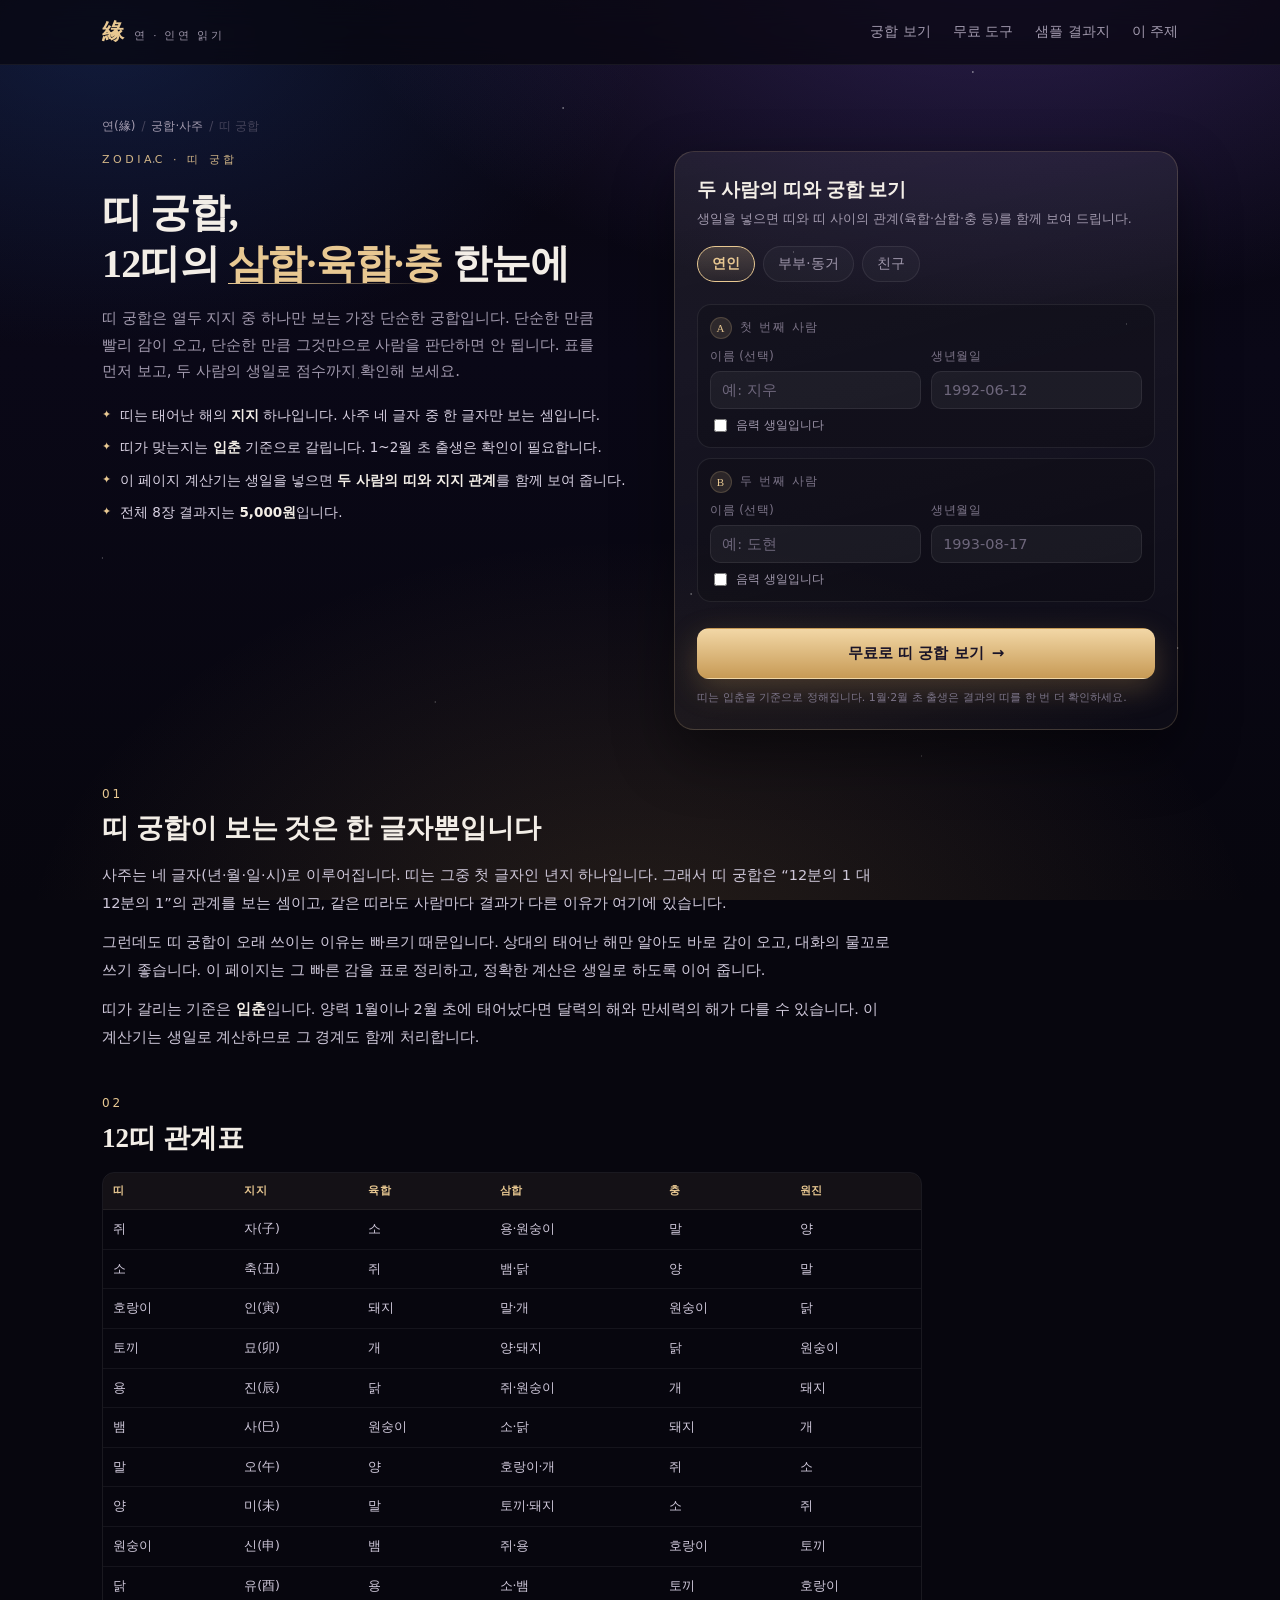
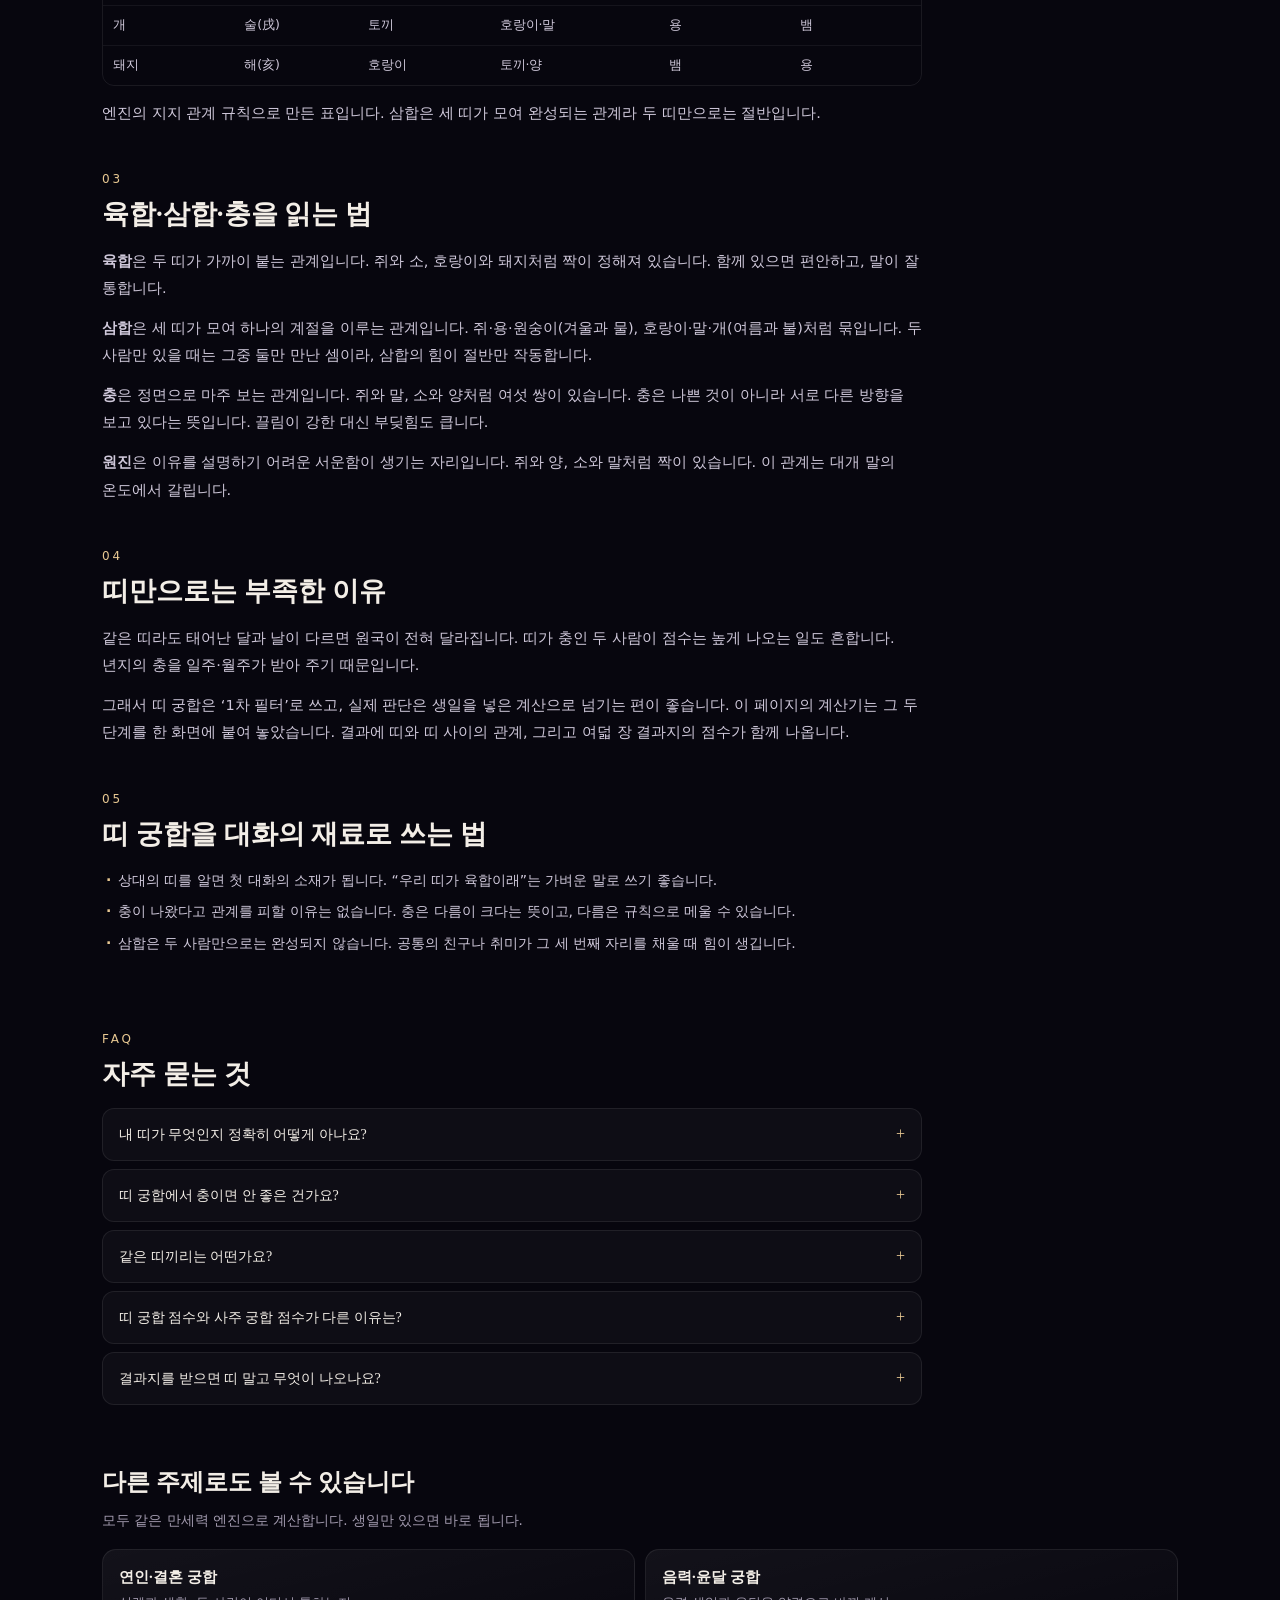
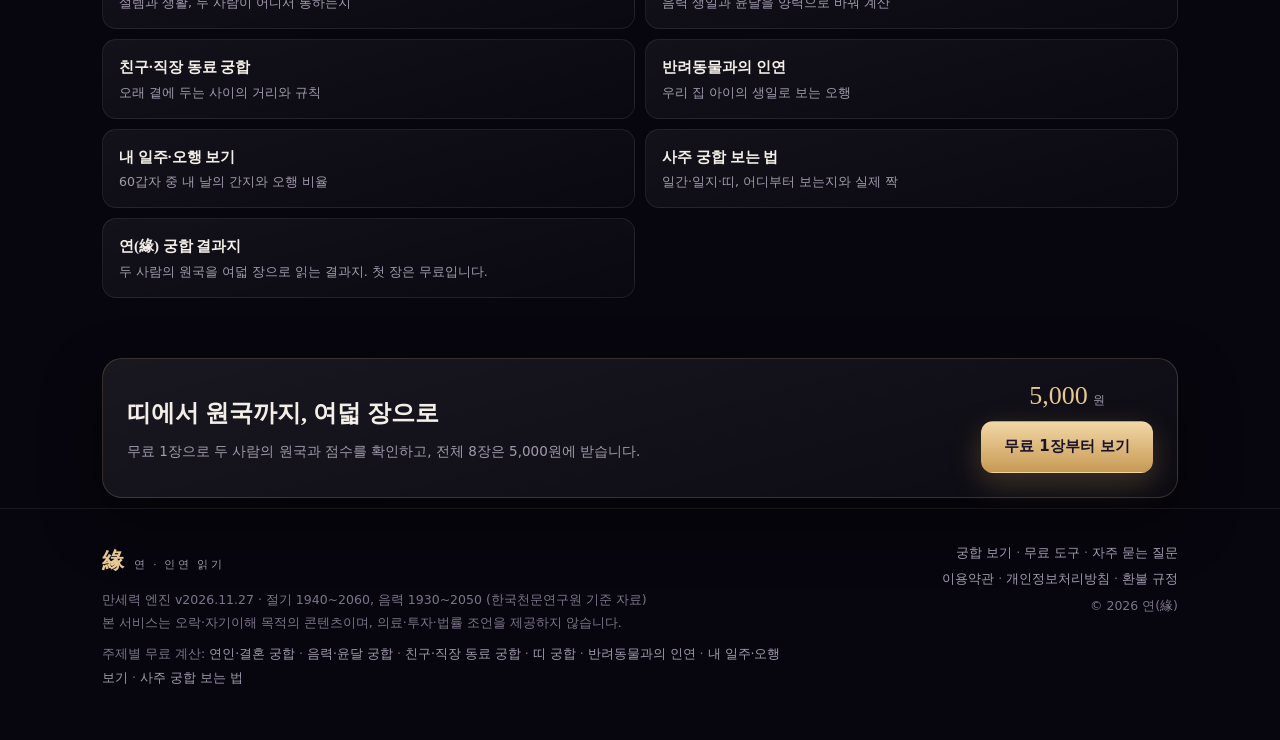
<file: gunghap-ddi.html>
<!DOCTYPE html>
<html lang="ko">
<head>
<meta charset="utf-8">
<meta name="viewport" content="width=device-width, initial-scale=1, viewport-fit=cover">
<title>띠 궁합 — 12띠 삼합·육합·충 한눈에 | 연(緣)</title>
<meta name="description" content="12띠 궁합을 만세력 지지 관계로 정리했습니다. 육합·삼합·충·원진 표와 함께, 두 사람의 생일로 띠와 궁합 점수를 무료로 계산합니다.">
<meta name="robots" content="index,follow">
<link rel="canonical" href="https://chlrhkdwns12-boop.github.io/yeon-compatibility/gunghap-ddi.html">

<meta property="og:title" content="띠 궁합 — 12띠 삼합·육합·충 한눈에 | 연(緣)">
<meta property="og:description" content="12띠 궁합을 만세력 지지 관계로 정리했습니다. 육합·삼합·충·원진 표와 함께, 두 사람의 생일로 띠와 궁합 점수를 무료로 계산합니다.">
<meta property="og:type" content="article">
<meta property="og:url" content="https://chlrhkdwns12-boop.github.io/yeon-compatibility/gunghap-ddi.html">
<meta property="og:site_name" content="연(緣) — 두 사람의 인연 읽기">
<meta property="og:locale" content="ko_KR">
<meta property="og:image" content="https://chlrhkdwns12-boop.github.io/yeon-compatibility/assets/og/gunghap-ddi.png">
<meta property="og:image:type" content="image/png">
<meta property="og:image:width" content="1200">
<meta property="og:image:height" content="630">
<meta property="og:image:alt" content="띠 궁합 — 연(緣)">
<meta name="twitter:card" content="summary_large_image">
<meta name="twitter:title" content="띠 궁합 — 12띠 삼합·육합·충 한눈에 | 연(緣)">
<meta name="twitter:description" content="12띠 궁합을 만세력 지지 관계로 정리했습니다. 육합·삼합·충·원진 표와 함께, 두 사람의 생일로 띠와 궁합 점수를 무료로 계산합니다.">
<meta name="twitter:image" content="https://chlrhkdwns12-boop.github.io/yeon-compatibility/assets/og/gunghap-ddi.png">

<meta name="theme-color" content="#07060E">
<link rel="icon" href="assets/favicon.svg" type="image/svg+xml">
<link rel="stylesheet" href="assets/css/app.css">
<link rel="stylesheet" href="assets/css/landing.css">
<script type="application/ld+json">
{
 "@context": "https://schema.org",
 "@graph": [
  {
   "@type": "WebPage",
   "@id": "https://chlrhkdwns12-boop.github.io/yeon-compatibility/gunghap-ddi.html#page",
   "url": "https://chlrhkdwns12-boop.github.io/yeon-compatibility/gunghap-ddi.html",
   "name": "띠 궁합 — 12띠 삼합·육합·충 한눈에 | 연(緣)",
   "description": "12띠 궁합을 만세력 지지 관계로 정리했습니다. 육합·삼합·충·원진 표와 함께, 두 사람의 생일로 띠와 궁합 점수를 무료로 계산합니다.",
   "inLanguage": "ko-KR",
   "isPartOf": {
    "@id": "https://chlrhkdwns12-boop.github.io/yeon-compatibility/#website"
   }
  },
  {
   "@type": "BreadcrumbList",
   "itemListElement": [
    {
     "@type": "ListItem",
     "position": 1,
     "name": "연(緣) — 두 사람의 인연 읽기",
     "item": "https://chlrhkdwns12-boop.github.io/yeon-compatibility/"
    },
    {
     "@type": "ListItem",
     "position": 2,
     "name": "띠 궁합",
     "item": "https://chlrhkdwns12-boop.github.io/yeon-compatibility/gunghap-ddi.html"
    }
   ]
  },
  {
   "@type": "FAQPage",
   "mainEntity": [
    {
     "@type": "Question",
     "name": "내 띠가 무엇인지 정확히 어떻게 아나요?",
     "acceptedAnswer": {
      "@type": "Answer",
      "text": "태어난 해의 지지로 정해지지만, 1월이나 2월 초 출생은 입춘 전후로 해가 갈립니다. 이 계산기에 생일을 넣으면 입춘을 기준으로 계산한 띠를 보여 줍니다."
     }
    },
    {
     "@type": "Question",
     "name": "띠 궁합에서 충이면 안 좋은 건가요?",
     "acceptedAnswer": {
      "@type": "Answer",
      "text": "아닙니다. 충은 서로 다른 방향을 본다는 뜻으로, 끌림과 부딪힘이 함께 옵니다. 좋고 나쁨이 아니라 다룰 점이 많다는 쪽으로 읽습니다."
     }
    },
    {
     "@type": "Question",
     "name": "같은 띠끼리는 어떤가요?",
     "acceptedAnswer": {
      "@type": "Answer",
      "text": "같은 지지는 ‘같은 자리’로 아주 작은 가점이 붙습니다. 닮은 만큼 편하고, 닮은 만큼 부딪힙니다."
     }
    },
    {
     "@type": "Question",
     "name": "띠 궁합 점수와 사주 궁합 점수가 다른 이유는?",
     "acceptedAnswer": {
      "@type": "Answer",
      "text": "띠는 년지 한 글자만 보고, 사주 궁합은 년·월·일(시간을 넣으면 시까지) 네 글자를 모두 겹쳐 봅니다. 그래서 띠가 충이어도 사주 점수는 높을 수 있습니다."
     }
    },
    {
     "@type": "Question",
     "name": "결과지를 받으면 띠 말고 무엇이 나오나요?",
     "acceptedAnswer": {
      "@type": "Answer",
      "text": "두 사람의 원국, 오행 비율, 끌리는 이유, 부딪히는 지점과 대화법, 함께하는 재물과 일, 2026년의 흐름, 오래 가기 위한 약속이 여덟 장으로 이어집니다."
     }
    }
   ]
  }
 ]
}
</script>
</head>
<body>
<div class="sky" aria-hidden="true"></div>
<div class="stars" aria-hidden="true"></div>
<header class="topbar">
  <div class="wrap">
    <a class="brand" href="index.html"><b>緣</b><span>연 · 인연 읽기</span></a>
    <nav class="nav">
      <a href="index.html#fateForm">궁합 보기</a>
      <a href="index.html#tools">무료 도구</a>
      <a class="only-desktop" href="index.html#sample">샘플 결과지</a>
      <a class="only-desktop" href="gunghap-ddi.html#top">이 주제</a>
    </nav>
  </div>
</header>

<main id="top">
  <section class="land">
    <div class="wrap">
      <nav class="crumb" aria-label="위치"><a href="index.html">연(緣)</a><span>/</span><a href="index.html#topics">궁합·사주</a><span>/</span><span>띠 궁합</span></nav>
      <div class="land-grid">
        <div>
          <p class="eyebrow">Zodiac · 띠 궁합</p>
          <h1>띠 궁합,<br>12띠의 <em>삼합·육합·충</em> 한눈에</h1>
          <p class="sub">띠 궁합은 열두 지지 중 하나만 보는 가장 단순한 궁합입니다. 단순한 만큼 빨리 감이 오고, 단순한 만큼 그것만으로 사람을 판단하면 안 됩니다. 표를 먼저 보고, 두 사람의 생일로 점수까지 확인해 보세요.</p>
          <ul class="facts">
<li>띠는 태어난 해의 <b>지지</b> 하나입니다. 사주 네 글자 중 한 글자만 보는 셈입니다.</li>
<li>띠가 맞는지는 <b>입춘</b> 기준으로 갈립니다. 1~2월 초 출생은 확인이 필요합니다.</li>
<li>이 페이지 계산기는 생일을 넣으면 <b>두 사람의 띠와 지지 관계</b>를 함께 보여 줍니다.</li>
<li>전체 8장 결과지는 <b>5,000원</b>입니다.</li>
          </ul>
        </div>
        <form class="card quick" id="landForm" novalidate>
  <h2>두 사람의 띠와 궁합 보기</h2>
  <p class="qsub">생일을 넣으면 띠와 띠 사이의 관계(육합·삼합·충 등)를 함께 보여 드립니다.</p>
  <div class="rel-chips" id="landRels" role="group" aria-label="관계 선택"></div>
  <div class="rwrap" data-p="a">
    <div class="rhead"><span class="b">A</span><span>첫 번째 사람</span></div>
    <div class="row2">
      <div class="field"><label for="laName">이름 (선택)</label>
        <input id="laName" type="text" maxlength="12" placeholder="예: 지우" autocomplete="off"></div>
      <div class="field"><label for="laDate">생년월일</label>
        <input id="laDate" type="text" inputmode="numeric" placeholder="1992-06-12" maxlength="10" autocomplete="bday"></div>
    </div>
    <label class="chk"><input type="checkbox" id="laLunar"> 음력 생일입니다</label>
    <label class="chk" id="laLeapWrap" style="display:none"><input type="checkbox" id="laLeap"> 윤달입니다</label>
  </div>
  <div class="rwrap" data-p="b">
    <div class="rhead"><span class="b">B</span><span>두 번째 사람</span></div>
    <div class="row2">
      <div class="field"><label for="lbName">이름 (선택)</label>
        <input id="lbName" type="text" maxlength="12" placeholder="예: 도현" autocomplete="off"></div>
      <div class="field"><label for="lbDate">생년월일</label>
        <input id="lbDate" type="text" inputmode="numeric" placeholder="1993-08-17" maxlength="10" autocomplete="bday"></div>
    </div>
    <label class="chk"><input type="checkbox" id="lbLunar"> 음력 생일입니다</label>
    <label class="chk" id="lbLeapWrap" style="display:none"><input type="checkbox" id="lbLeap"> 윤달입니다</label>
  </div>
  <div class="err" id="landErr"></div>
  <div class="acts"><button class="btn primary" type="submit" id="landBtn">무료로 띠 궁합 보기 <span aria-hidden="true">→</span></button></div>
  <p class="note">띠는 입춘을 기준으로 정해집니다. 1월·2월 초 출생은 결과의 띠를 한 번 더 확인하세요.</p>
  <div class="land-out" id="landOut" aria-live="polite"></div>
</form>
      </div>
    </div>
  </section>

  <section class="land-body">
    <div class="wrap">
<div class="land-sec"><h2><span class="n">01</span>띠 궁합이 보는 것은 한 글자뿐입니다</h2>

<p>사주는 네 글자(년·월·일·시)로 이루어집니다. 띠는 그중 첫 글자인 년지 하나입니다. 그래서 띠 궁합은 “12분의 1 대 12분의 1”의 관계를 보는 셈이고, 같은 띠라도 사람마다 결과가 다른 이유가 여기에 있습니다.</p>
<p>그런데도 띠 궁합이 오래 쓰이는 이유는 빠르기 때문입니다. 상대의 태어난 해만 알아도 바로 감이 오고, 대화의 물꼬로 쓰기 좋습니다. 이 페이지는 그 빠른 감을 표로 정리하고, 정확한 계산은 생일로 하도록 이어 줍니다.</p>
<p>띠가 갈리는 기준은 <strong>입춘</strong>입니다. 양력 1월이나 2월 초에 태어났다면 달력의 해와 만세력의 해가 다를 수 있습니다. 이 계산기는 생일로 계산하므로 그 경계도 함께 처리합니다.</p>
</div>
<div class="land-sec"><h2><span class="n">02</span>12띠 관계표</h2>
<div class="ltable-wrap"><table class="ltable"><thead><tr><th>띠</th><th>지지</th><th>육합</th><th>삼합</th><th>충</th><th>원진</th></tr></thead><tbody><tr><td>쥐</td><td>자(子)</td><td>소</td><td>용·원숭이</td><td>말</td><td>양</td></tr><tr><td>소</td><td>축(丑)</td><td>쥐</td><td>뱀·닭</td><td>양</td><td>말</td></tr><tr><td>호랑이</td><td>인(寅)</td><td>돼지</td><td>말·개</td><td>원숭이</td><td>닭</td></tr><tr><td>토끼</td><td>묘(卯)</td><td>개</td><td>양·돼지</td><td>닭</td><td>원숭이</td></tr><tr><td>용</td><td>진(辰)</td><td>닭</td><td>쥐·원숭이</td><td>개</td><td>돼지</td></tr><tr><td>뱀</td><td>사(巳)</td><td>원숭이</td><td>소·닭</td><td>돼지</td><td>개</td></tr><tr><td>말</td><td>오(午)</td><td>양</td><td>호랑이·개</td><td>쥐</td><td>소</td></tr><tr><td>양</td><td>미(未)</td><td>말</td><td>토끼·돼지</td><td>소</td><td>쥐</td></tr><tr><td>원숭이</td><td>신(申)</td><td>뱀</td><td>쥐·용</td><td>호랑이</td><td>토끼</td></tr><tr><td>닭</td><td>유(酉)</td><td>용</td><td>소·뱀</td><td>토끼</td><td>호랑이</td></tr><tr><td>개</td><td>술(戌)</td><td>토끼</td><td>호랑이·말</td><td>용</td><td>뱀</td></tr><tr><td>돼지</td><td>해(亥)</td><td>호랑이</td><td>토끼·양</td><td>뱀</td><td>용</td></tr></tbody></table></div><p class="land-cap">엔진의 지지 관계 규칙으로 만든 표입니다. 삼합은 세 띠가 모여 완성되는 관계라 두 띠만으로는 절반입니다.</p>
</div>
<div class="land-sec"><h2><span class="n">03</span>육합·삼합·충을 읽는 법</h2>

<p><b>육합</b>은 두 띠가 가까이 붙는 관계입니다. 쥐와 소, 호랑이와 돼지처럼 짝이 정해져 있습니다. 함께 있으면 편안하고, 말이 잘 통합니다.</p>
<p><b>삼합</b>은 세 띠가 모여 하나의 계절을 이루는 관계입니다. 쥐·용·원숭이(겨울과 물), 호랑이·말·개(여름과 불)처럼 묶입니다. 두 사람만 있을 때는 그중 둘만 만난 셈이라, 삼합의 힘이 절반만 작동합니다.</p>
<p><b>충</b>은 정면으로 마주 보는 관계입니다. 쥐와 말, 소와 양처럼 여섯 쌍이 있습니다. 충은 나쁜 것이 아니라 서로 다른 방향을 보고 있다는 뜻입니다. 끌림이 강한 대신 부딪힘도 큽니다.</p>
<p><b>원진</b>은 이유를 설명하기 어려운 서운함이 생기는 자리입니다. 쥐와 양, 소와 말처럼 짝이 있습니다. 이 관계는 대개 말의 온도에서 갈립니다.</p>
</div>
<div class="land-sec"><h2><span class="n">04</span>띠만으로는 부족한 이유</h2>

<p>같은 띠라도 태어난 달과 날이 다르면 원국이 전혀 달라집니다. 띠가 충인 두 사람이 점수는 높게 나오는 일도 흔합니다. 년지의 충을 일주·월주가 받아 주기 때문입니다.</p>
<p>그래서 띠 궁합은 ‘1차 필터’로 쓰고, 실제 판단은 생일을 넣은 계산으로 넘기는 편이 좋습니다. 이 페이지의 계산기는 그 두 단계를 한 화면에 붙여 놓았습니다. 결과에 띠와 띠 사이의 관계, 그리고 여덟 장 결과지의 점수가 함께 나옵니다.</p>
</div>
<div class="land-sec"><h2><span class="n">05</span>띠 궁합을 대화의 재료로 쓰는 법</h2>

<ul>
<li>상대의 띠를 알면 첫 대화의 소재가 됩니다. “우리 띠가 육합이래”는 가벼운 말로 쓰기 좋습니다.</li>
<li>충이 나왔다고 관계를 피할 이유는 없습니다. 충은 다름이 크다는 뜻이고, 다름은 규칙으로 메울 수 있습니다.</li>
<li>삼합은 두 사람만으로는 완성되지 않습니다. 공통의 친구나 취미가 그 세 번째 자리를 채울 때 힘이 생깁니다.</li>
</ul>
</div>
    </div>
  </section>

  <section class="land-faq">
    <div class="wrap">
      <div class="land-sec" style="margin-bottom:0">
        <h2><span class="n">FAQ</span>자주 묻는 것</h2>
        <div class="land-faq-list">
<details class="qa"><summary>내 띠가 무엇인지 정확히 어떻게 아나요?</summary><p>태어난 해의 지지로 정해지지만, 1월이나 2월 초 출생은 입춘 전후로 해가 갈립니다. 이 계산기에 생일을 넣으면 입춘을 기준으로 계산한 띠를 보여 줍니다.</p></details>
<details class="qa"><summary>띠 궁합에서 충이면 안 좋은 건가요?</summary><p>아닙니다. 충은 서로 다른 방향을 본다는 뜻으로, 끌림과 부딪힘이 함께 옵니다. 좋고 나쁨이 아니라 다룰 점이 많다는 쪽으로 읽습니다.</p></details>
<details class="qa"><summary>같은 띠끼리는 어떤가요?</summary><p>같은 지지는 ‘같은 자리’로 아주 작은 가점이 붙습니다. 닮은 만큼 편하고, 닮은 만큼 부딪힙니다.</p></details>
<details class="qa"><summary>띠 궁합 점수와 사주 궁합 점수가 다른 이유는?</summary><p>띠는 년지 한 글자만 보고, 사주 궁합은 년·월·일(시간을 넣으면 시까지) 네 글자를 모두 겹쳐 봅니다. 그래서 띠가 충이어도 사주 점수는 높을 수 있습니다.</p></details>
<details class="qa"><summary>결과지를 받으면 띠 말고 무엇이 나오나요?</summary><p>두 사람의 원국, 오행 비율, 끌리는 이유, 부딪히는 지점과 대화법, 함께하는 재물과 일, 2026년의 흐름, 오래 가기 위한 약속이 여덟 장으로 이어집니다.</p></details>
        </div>
      </div>
    </div>
  </section>

<section class="land-links"><div class="wrap"><h2>다른 주제로도 볼 수 있습니다</h2><p class="lead">모두 같은 만세력 엔진으로 계산합니다. 생일만 있으면 바로 됩니다.</p><div class="link-grid"><a class="link-card" href="gunghap-couple.html"><b>연인·결혼 궁합</b><span>설렘과 생활, 두 사람이 어디서 통하는지</span></a><a class="link-card" href="gunghap-lunar.html"><b>음력·윤달 궁합</b><span>음력 생일과 윤달을 양력으로 바꿔 계산</span></a><a class="link-card" href="gunghap-friend.html"><b>친구·직장 동료 궁합</b><span>오래 곁에 두는 사이의 거리와 규칙</span></a><a class="link-card" href="gunghap-pet.html"><b>반려동물과의 인연</b><span>우리 집 아이의 생일로 보는 오행</span></a><a class="link-card" href="saju-ilju.html"><b>내 일주·오행 보기</b><span>60갑자 중 내 날의 간지와 오행 비율</span></a><a class="link-card" href="gunghap-saju.html"><b>사주 궁합 보는 법</b><span>일간·일지·띠, 어디부터 보는지와 실제 짝</span></a><a class="link-card" href="index.html#fateForm"><b>연(緣) 궁합 결과지</b><span>두 사람의 원국을 여덟 장으로 읽는 결과지. 첫 장은 무료입니다.</span></a></div></div></section>
<section class="land-cta"><div class="wrap"><div class="card">
  <div><h2>띠에서 원국까지, 여덟 장으로</h2><p>무료 1장으로 두 사람의 원국과 점수를 확인하고, 전체 8장은 5,000원에 받습니다.</p></div>
  <div class="center"><div class="price">5,000<small>원</small></div>
  <a class="btn primary" href="index.html#fateForm" style="margin-top:12px">무료 1장부터 보기</a></div>
</div></div></section>
</main>

<footer>
  <div class="wrap">
    <div>
      <div class="brand" style="margin-bottom:8px"><b>緣</b><span>연 · 인연 읽기</span></div>
      <div class="fine">만세력 엔진 v2026.11.27 · 절기 1940~2060, 음력 1930~2050 (한국천문연구원 기준 자료)<br>
      본 서비스는 오락·자기이해 목적의 콘텐츠이며, 의료·투자·법률 조언을 제공하지 않습니다.</div>
      <div class="sitelinks">주제별 무료 계산: <a href="gunghap-couple.html">연인·결혼 궁합</a> · <a href="gunghap-lunar.html">음력·윤달 궁합</a> · <a href="gunghap-friend.html">친구·직장 동료 궁합</a> · <a href="gunghap-ddi.html">띠 궁합</a> · <a href="gunghap-pet.html">반려동물과의 인연</a> · <a href="saju-ilju.html">내 일주·오행 보기</a> · <a href="gunghap-saju.html">사주 궁합 보는 법</a></div>
    </div>
    <div style="text-align:right">
      <div><a href="index.html#fateForm">궁합 보기</a> · <a href="index.html#tools">무료 도구</a> · <a href="index.html#faq">자주 묻는 질문</a></div>
      <div style="margin-top:6px"><a href="terms.html">이용약관</a> · <a href="privacy.html">개인정보처리방침</a> · <a href="terms.html#refund">환불 규정</a></div>
      <div style="margin-top:6px">© 2026 연(緣)</div>
    </div>
  </div>
</footer>

<script src="assets/js/config.js"></script>
<script src="assets/js/data-jeolgi.js"></script>
<script src="assets/js/data-lunar.js"></script>
<script src="assets/js/engine.js"></script>
<script src="assets/js/content.js"></script>
<script src="assets/js/report.js"></script>
<script>
window.LANDING = {"mode": "pair", "rel": "연인", "rels": [{"key": "연인", "base": "연인", "label": "연인"}, {"key": "부부", "base": "부부", "label": "부부·동거"}, {"key": "친구", "base": "친구", "label": "친구"}], "nameA": "나", "nameB": "상대"};
</script>
<script src="assets/js/landing.js"></script>
</body>
</html>
</file>
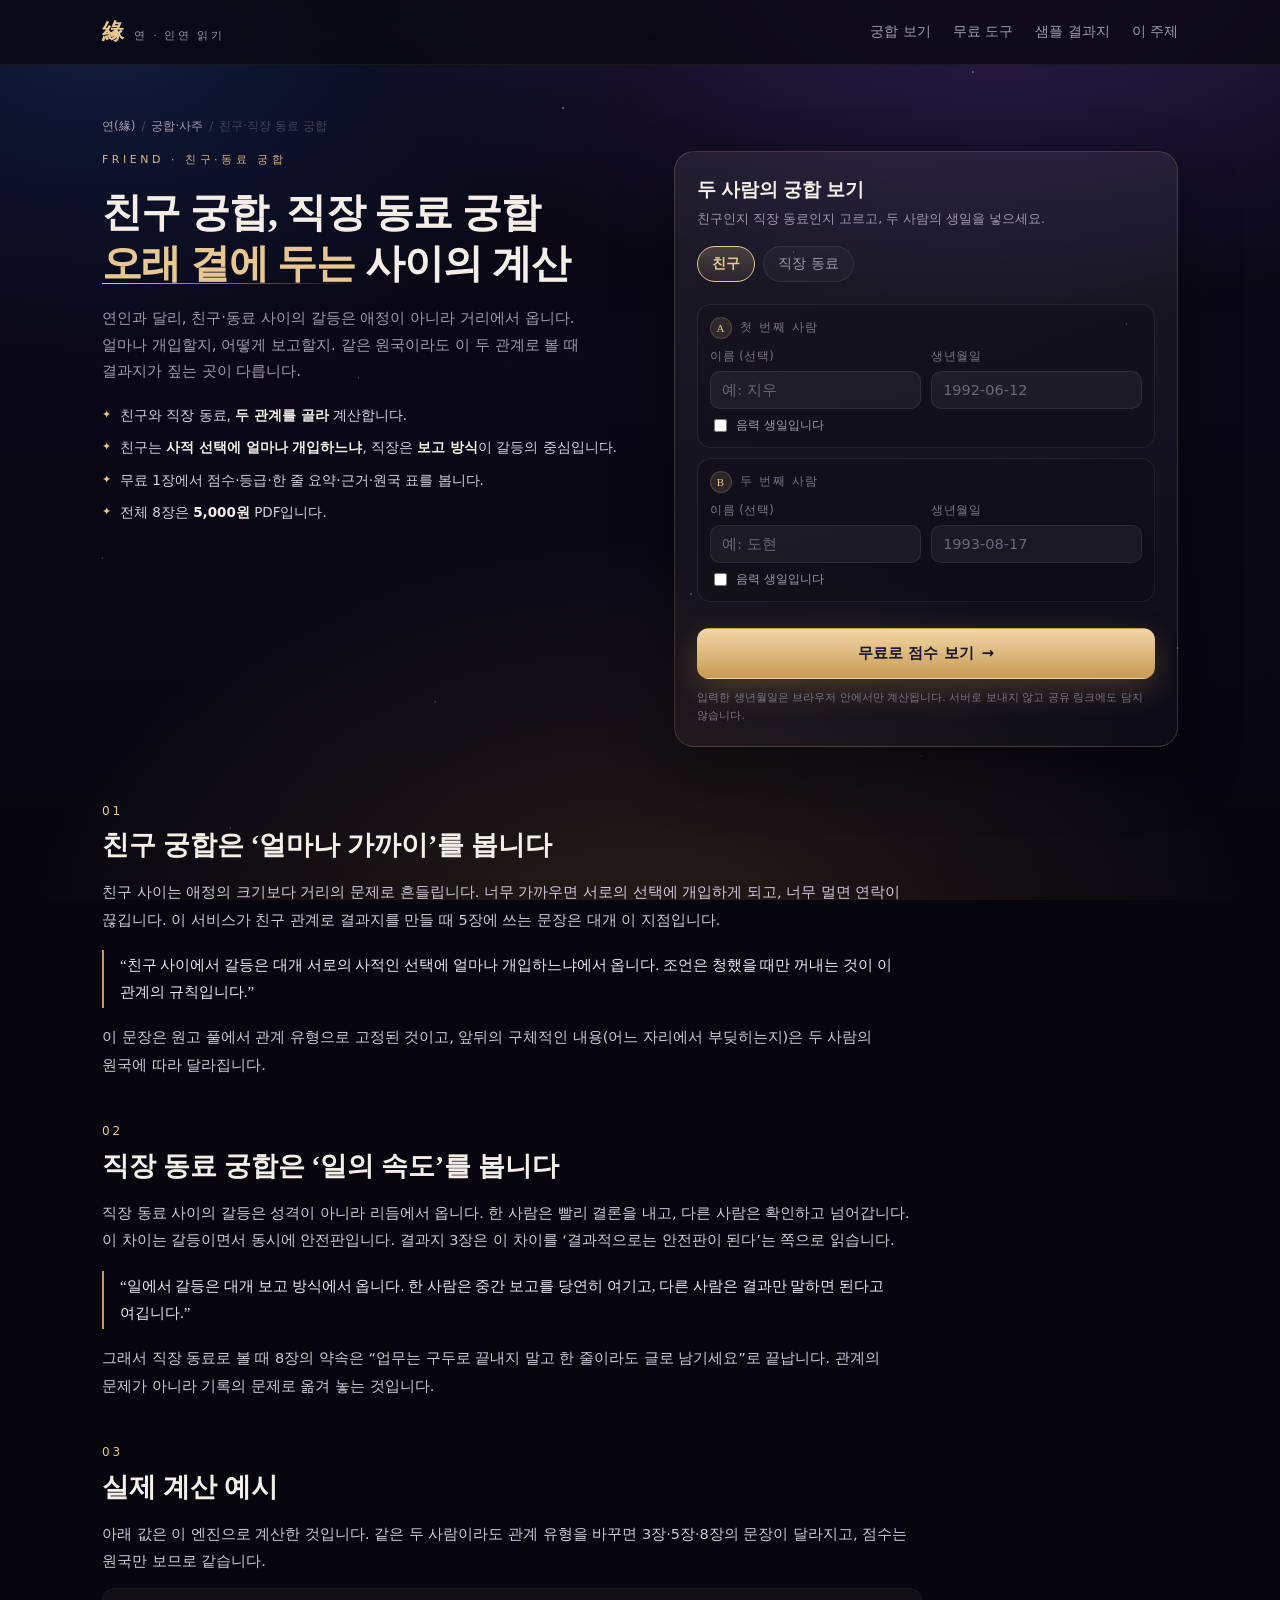
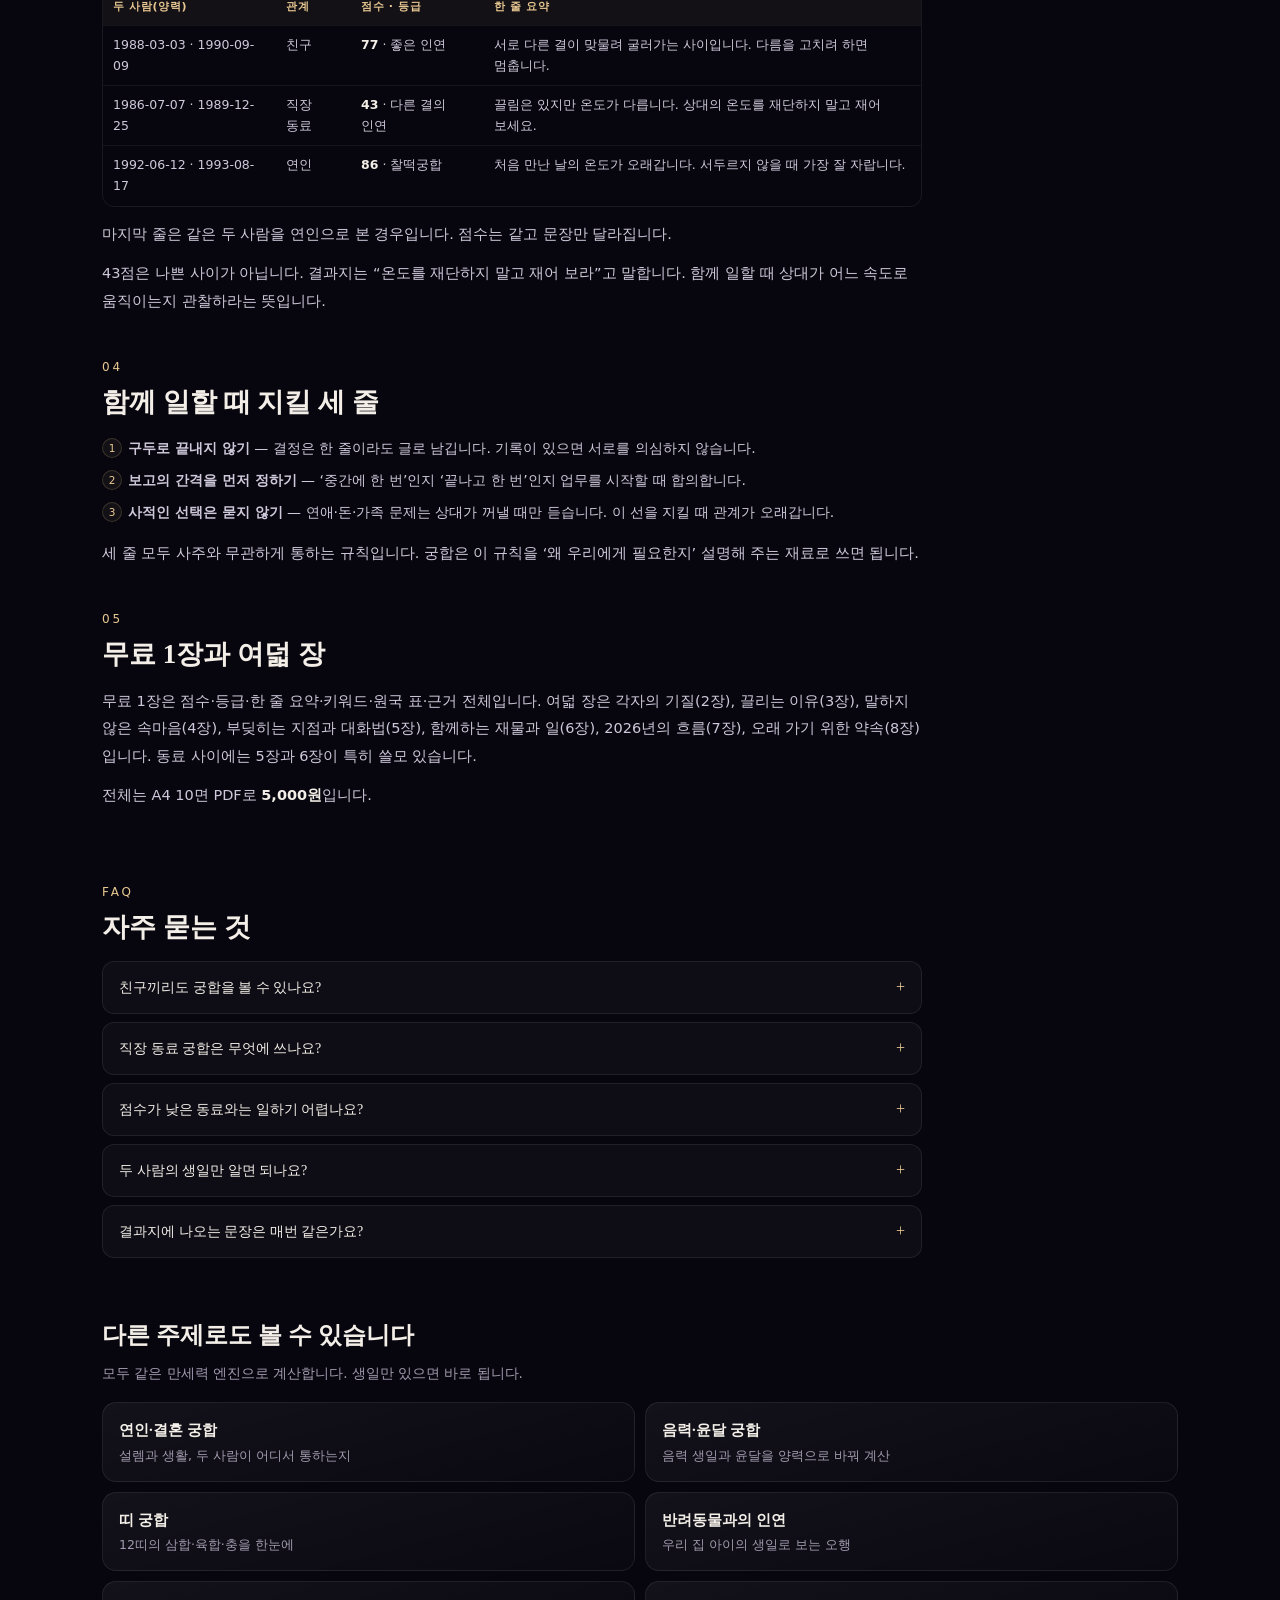
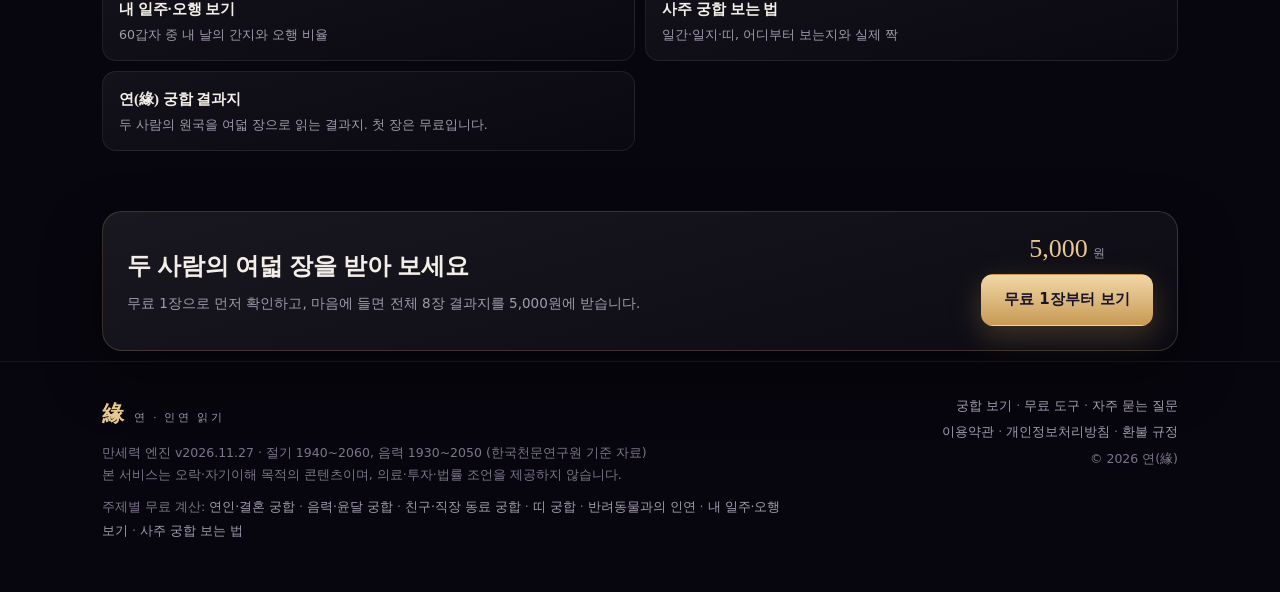
<file: gunghap-friend.html>
<!DOCTYPE html>
<html lang="ko">
<head>
<meta charset="utf-8">
<meta name="viewport" content="width=device-width, initial-scale=1, viewport-fit=cover">
<title>친구 궁합 · 직장 동료 궁합 — 오래 가는 사이의 계산 | 연(緣)</title>
<meta name="description" content="친구 궁합과 직장 동료 궁합을 만세력으로 계산합니다. 친구는 개입, 직장은 보고 방식에서 갈등이 생깁니다. 두 사람의 점수와 근거를 무료로 확인하세요.">
<meta name="robots" content="index,follow">
<link rel="canonical" href="https://chlrhkdwns12-boop.github.io/yeon-compatibility/gunghap-friend.html">

<meta property="og:title" content="친구 궁합 · 직장 동료 궁합 — 오래 가는 사이의 계산 | 연(緣)">
<meta property="og:description" content="친구 궁합과 직장 동료 궁합을 만세력으로 계산합니다. 친구는 개입, 직장은 보고 방식에서 갈등이 생깁니다. 두 사람의 점수와 근거를 무료로 확인하세요.">
<meta property="og:type" content="article">
<meta property="og:url" content="https://chlrhkdwns12-boop.github.io/yeon-compatibility/gunghap-friend.html">
<meta property="og:site_name" content="연(緣) — 두 사람의 인연 읽기">
<meta property="og:locale" content="ko_KR">
<meta property="og:image" content="https://chlrhkdwns12-boop.github.io/yeon-compatibility/assets/og/gunghap-friend.png">
<meta property="og:image:type" content="image/png">
<meta property="og:image:width" content="1200">
<meta property="og:image:height" content="630">
<meta property="og:image:alt" content="친구·직장 동료 궁합 — 연(緣)">
<meta name="twitter:card" content="summary_large_image">
<meta name="twitter:title" content="친구 궁합 · 직장 동료 궁합 — 오래 가는 사이의 계산 | 연(緣)">
<meta name="twitter:description" content="친구 궁합과 직장 동료 궁합을 만세력으로 계산합니다. 친구는 개입, 직장은 보고 방식에서 갈등이 생깁니다. 두 사람의 점수와 근거를 무료로 확인하세요.">
<meta name="twitter:image" content="https://chlrhkdwns12-boop.github.io/yeon-compatibility/assets/og/gunghap-friend.png">

<meta name="theme-color" content="#07060E">
<link rel="icon" href="assets/favicon.svg" type="image/svg+xml">
<link rel="stylesheet" href="assets/css/app.css">
<link rel="stylesheet" href="assets/css/landing.css">
<script type="application/ld+json">
{
 "@context": "https://schema.org",
 "@graph": [
  {
   "@type": "WebPage",
   "@id": "https://chlrhkdwns12-boop.github.io/yeon-compatibility/gunghap-friend.html#page",
   "url": "https://chlrhkdwns12-boop.github.io/yeon-compatibility/gunghap-friend.html",
   "name": "친구 궁합 · 직장 동료 궁합 — 오래 가는 사이의 계산 | 연(緣)",
   "description": "친구 궁합과 직장 동료 궁합을 만세력으로 계산합니다. 친구는 개입, 직장은 보고 방식에서 갈등이 생깁니다. 두 사람의 점수와 근거를 무료로 확인하세요.",
   "inLanguage": "ko-KR",
   "isPartOf": {
    "@id": "https://chlrhkdwns12-boop.github.io/yeon-compatibility/#website"
   }
  },
  {
   "@type": "BreadcrumbList",
   "itemListElement": [
    {
     "@type": "ListItem",
     "position": 1,
     "name": "연(緣) — 두 사람의 인연 읽기",
     "item": "https://chlrhkdwns12-boop.github.io/yeon-compatibility/"
    },
    {
     "@type": "ListItem",
     "position": 2,
     "name": "친구·직장 동료 궁합",
     "item": "https://chlrhkdwns12-boop.github.io/yeon-compatibility/gunghap-friend.html"
    }
   ]
  },
  {
   "@type": "FAQPage",
   "mainEntity": [
    {
     "@type": "Question",
     "name": "친구끼리도 궁합을 볼 수 있나요?",
     "acceptedAnswer": {
      "@type": "Answer",
      "text": "네. 관계를 ‘친구’로 고르면 사적인 선택과 거리에 초점을 맞춘 결과지가 나옵니다. 연인으로 볼 때와 점수는 같고 문장이 달라집니다."
     }
    },
    {
     "@type": "Question",
     "name": "직장 동료 궁합은 무엇에 쓰나요?",
     "acceptedAnswer": {
      "@type": "Answer",
      "text": "함께 일하는 방식의 차이를 미리 아는 데 씁니다. 보고의 간격, 결정의 속도, 기록 습관처럼 바로 조정할 수 있는 것부터 짚습니다."
     }
    },
    {
     "@type": "Question",
     "name": "점수가 낮은 동료와는 일하기 어렵나요?",
     "acceptedAnswer": {
      "@type": "Answer",
      "text": "점수는 맞물림의 정도입니다. 낮은 점수는 다름이 크다는 뜻이고, 다름은 규칙으로 메울 수 있습니다. 결과지도 그쪽으로 문장을 씁니다."
     }
    },
    {
     "@type": "Question",
     "name": "두 사람의 생일만 알면 되나요?",
     "acceptedAnswer": {
      "@type": "Answer",
      "text": "네. 이름은 별명이어도 되고, 태어난 시간은 몰라도 됩니다. 시간을 넣으면 시주가 더해져 근거가 한 층 늘어납니다."
     }
    },
    {
     "@type": "Question",
     "name": "결과지에 나오는 문장은 매번 같은가요?",
     "acceptedAnswer": {
      "@type": "Answer",
      "text": "같은 생일을 넣으면 언제 봐도 같은 점수와 같은 문장이 나옵니다. 난수를 쓰지 않기 때문입니다."
     }
    }
   ]
  }
 ]
}
</script>
</head>
<body>
<div class="sky" aria-hidden="true"></div>
<div class="stars" aria-hidden="true"></div>
<header class="topbar">
  <div class="wrap">
    <a class="brand" href="index.html"><b>緣</b><span>연 · 인연 읽기</span></a>
    <nav class="nav">
      <a href="index.html#fateForm">궁합 보기</a>
      <a href="index.html#tools">무료 도구</a>
      <a class="only-desktop" href="index.html#sample">샘플 결과지</a>
      <a class="only-desktop" href="gunghap-friend.html#top">이 주제</a>
    </nav>
  </div>
</header>

<main id="top">
  <section class="land">
    <div class="wrap">
      <nav class="crumb" aria-label="위치"><a href="index.html">연(緣)</a><span>/</span><a href="index.html#topics">궁합·사주</a><span>/</span><span>친구·직장 동료 궁합</span></nav>
      <div class="land-grid">
        <div>
          <p class="eyebrow">Friend · 친구·동료 궁합</p>
          <h1>친구 궁합, 직장 동료 궁합<br><em>오래 곁에 두는</em> 사이의 계산</h1>
          <p class="sub">연인과 달리, 친구·동료 사이의 갈등은 애정이 아니라 거리에서 옵니다. 얼마나 개입할지, 어떻게 보고할지. 같은 원국이라도 이 두 관계로 볼 때 결과지가 짚는 곳이 다릅니다.</p>
          <ul class="facts">
<li>친구와 직장 동료, <b>두 관계를 골라</b> 계산합니다.</li>
<li>친구는 <b>사적 선택에 얼마나 개입하느냐</b>, 직장은 <b>보고 방식</b>이 갈등의 중심입니다.</li>
<li>무료 1장에서 점수·등급·한 줄 요약·근거·원국 표를 봅니다.</li>
<li>전체 8장은 <b>5,000원</b> PDF입니다.</li>
          </ul>
        </div>
        <form class="card quick" id="landForm" novalidate>
  <h2>두 사람의 궁합 보기</h2>
  <p class="qsub">친구인지 직장 동료인지 고르고, 두 사람의 생일을 넣으세요.</p>
  <div class="rel-chips" id="landRels" role="group" aria-label="관계 선택"></div>
  <div class="rwrap" data-p="a">
    <div class="rhead"><span class="b">A</span><span>첫 번째 사람</span></div>
    <div class="row2">
      <div class="field"><label for="laName">이름 (선택)</label>
        <input id="laName" type="text" maxlength="12" placeholder="예: 지우" autocomplete="off"></div>
      <div class="field"><label for="laDate">생년월일</label>
        <input id="laDate" type="text" inputmode="numeric" placeholder="1992-06-12" maxlength="10" autocomplete="bday"></div>
    </div>
    <label class="chk"><input type="checkbox" id="laLunar"> 음력 생일입니다</label>
    <label class="chk" id="laLeapWrap" style="display:none"><input type="checkbox" id="laLeap"> 윤달입니다</label>
  </div>
  <div class="rwrap" data-p="b">
    <div class="rhead"><span class="b">B</span><span>두 번째 사람</span></div>
    <div class="row2">
      <div class="field"><label for="lbName">이름 (선택)</label>
        <input id="lbName" type="text" maxlength="12" placeholder="예: 도현" autocomplete="off"></div>
      <div class="field"><label for="lbDate">생년월일</label>
        <input id="lbDate" type="text" inputmode="numeric" placeholder="1993-08-17" maxlength="10" autocomplete="bday"></div>
    </div>
    <label class="chk"><input type="checkbox" id="lbLunar"> 음력 생일입니다</label>
    <label class="chk" id="lbLeapWrap" style="display:none"><input type="checkbox" id="lbLeap"> 윤달입니다</label>
  </div>
  <div class="err" id="landErr"></div>
  <div class="acts"><button class="btn primary" type="submit" id="landBtn">무료로 점수 보기 <span aria-hidden="true">→</span></button></div>
  <p class="note">입력한 생년월일은 브라우저 안에서만 계산됩니다. 서버로 보내지 않고 공유 링크에도 담지 않습니다.</p>
  <div class="land-out" id="landOut" aria-live="polite"></div>
</form>
      </div>
    </div>
  </section>

  <section class="land-body">
    <div class="wrap">
<div class="land-sec"><h2><span class="n">01</span>친구 궁합은 ‘얼마나 가까이’를 봅니다</h2>

<p>친구 사이는 애정의 크기보다 거리의 문제로 흔들립니다. 너무 가까우면 서로의 선택에 개입하게 되고, 너무 멀면 연락이 끊깁니다. 이 서비스가 친구 관계로 결과지를 만들 때 5장에 쓰는 문장은 대개 이 지점입니다.</p>
<div class="quote">“친구 사이에서 갈등은 대개 서로의 사적인 선택에 얼마나 개입하느냐에서 옵니다. 조언은 청했을 때만 꺼내는 것이 이 관계의 규칙입니다.”</div>
<p>이 문장은 원고 풀에서 관계 유형으로 고정된 것이고, 앞뒤의 구체적인 내용(어느 자리에서 부딪히는지)은 두 사람의 원국에 따라 달라집니다.</p>
</div>
<div class="land-sec"><h2><span class="n">02</span>직장 동료 궁합은 ‘일의 속도’를 봅니다</h2>

<p>직장 동료 사이의 갈등은 성격이 아니라 리듬에서 옵니다. 한 사람은 빨리 결론을 내고, 다른 사람은 확인하고 넘어갑니다. 이 차이는 갈등이면서 동시에 안전판입니다. 결과지 3장은 이 차이를 ‘결과적으로는 안전판이 된다’는 쪽으로 읽습니다.</p>
<div class="quote">“일에서 갈등은 대개 보고 방식에서 옵니다. 한 사람은 중간 보고를 당연히 여기고, 다른 사람은 결과만 말하면 된다고 여깁니다.”</div>
<p>그래서 직장 동료로 볼 때 8장의 약속은 “업무는 구두로 끝내지 말고 한 줄이라도 글로 남기세요”로 끝납니다. 관계의 문제가 아니라 기록의 문제로 옮겨 놓는 것입니다.</p>
</div>
<div class="land-sec"><h2><span class="n">03</span>실제 계산 예시</h2>

<p>아래 값은 이 엔진으로 계산한 것입니다. 같은 두 사람이라도 관계 유형을 바꾸면 3장·5장·8장의 문장이 달라지고, 점수는 원국만 보므로 같습니다.</p>
<div class="ltable-wrap"><table class="ltable"><thead><tr><th>두 사람(양력)</th><th>관계</th><th>점수 · 등급</th><th>한 줄 요약</th></tr></thead><tbody><tr><td>1988-03-03 · 1990-09-09</td><td>친구</td><td><b>77</b> · 좋은 인연</td><td>서로 다른 결이 맞물려 굴러가는 사이입니다. 다름을 고치려 하면 멈춥니다.</td></tr><tr><td>1986-07-07 · 1989-12-25</td><td>직장 동료</td><td><b>43</b> · 다른 결의 인연</td><td>끌림은 있지만 온도가 다릅니다. 상대의 온도를 재단하지 말고 재어 보세요.</td></tr><tr><td>1992-06-12 · 1993-08-17</td><td>연인</td><td><b>86</b> · 찰떡궁합</td><td>처음 만난 날의 온도가 오래갑니다. 서두르지 않을 때 가장 잘 자랍니다.</td></tr></tbody></table></div><p class="land-cap">마지막 줄은 같은 두 사람을 연인으로 본 경우입니다. 점수는 같고 문장만 달라집니다.</p>
<p>43점은 나쁜 사이가 아닙니다. 결과지는 “온도를 재단하지 말고 재어 보라”고 말합니다. 함께 일할 때 상대가 어느 속도로 움직이는지 관찰하라는 뜻입니다.</p>
</div>
<div class="land-sec"><h2><span class="n">04</span>함께 일할 때 지킬 세 줄</h2>

<ol>
<li><b>구두로 끝내지 않기</b> — 결정은 한 줄이라도 글로 남깁니다. 기록이 있으면 서로를 의심하지 않습니다.</li>
<li><b>보고의 간격을 먼저 정하기</b> — ‘중간에 한 번’인지 ‘끝나고 한 번’인지 업무를 시작할 때 합의합니다.</li>
<li><b>사적인 선택은 묻지 않기</b> — 연애·돈·가족 문제는 상대가 꺼낼 때만 듣습니다. 이 선을 지킬 때 관계가 오래갑니다.</li>
</ol>
<p>세 줄 모두 사주와 무관하게 통하는 규칙입니다. 궁합은 이 규칙을 ‘왜 우리에게 필요한지’ 설명해 주는 재료로 쓰면 됩니다.</p>
</div>
<div class="land-sec"><h2><span class="n">05</span>무료 1장과 여덟 장</h2>

<p>무료 1장은 점수·등급·한 줄 요약·키워드·원국 표·근거 전체입니다. 여덟 장은 각자의 기질(2장), 끌리는 이유(3장), 말하지 않은 속마음(4장), 부딪히는 지점과 대화법(5장), 함께하는 재물과 일(6장), 2026년의 흐름(7장), 오래 가기 위한 약속(8장)입니다. 동료 사이에는 5장과 6장이 특히 쓸모 있습니다.</p>
<p>전체는 A4 10면 PDF로 <strong>5,000원</strong>입니다.</p>
</div>
    </div>
  </section>

  <section class="land-faq">
    <div class="wrap">
      <div class="land-sec" style="margin-bottom:0">
        <h2><span class="n">FAQ</span>자주 묻는 것</h2>
        <div class="land-faq-list">
<details class="qa"><summary>친구끼리도 궁합을 볼 수 있나요?</summary><p>네. 관계를 ‘친구’로 고르면 사적인 선택과 거리에 초점을 맞춘 결과지가 나옵니다. 연인으로 볼 때와 점수는 같고 문장이 달라집니다.</p></details>
<details class="qa"><summary>직장 동료 궁합은 무엇에 쓰나요?</summary><p>함께 일하는 방식의 차이를 미리 아는 데 씁니다. 보고의 간격, 결정의 속도, 기록 습관처럼 바로 조정할 수 있는 것부터 짚습니다.</p></details>
<details class="qa"><summary>점수가 낮은 동료와는 일하기 어렵나요?</summary><p>점수는 맞물림의 정도입니다. 낮은 점수는 다름이 크다는 뜻이고, 다름은 규칙으로 메울 수 있습니다. 결과지도 그쪽으로 문장을 씁니다.</p></details>
<details class="qa"><summary>두 사람의 생일만 알면 되나요?</summary><p>네. 이름은 별명이어도 되고, 태어난 시간은 몰라도 됩니다. 시간을 넣으면 시주가 더해져 근거가 한 층 늘어납니다.</p></details>
<details class="qa"><summary>결과지에 나오는 문장은 매번 같은가요?</summary><p>같은 생일을 넣으면 언제 봐도 같은 점수와 같은 문장이 나옵니다. 난수를 쓰지 않기 때문입니다.</p></details>
        </div>
      </div>
    </div>
  </section>

<section class="land-links"><div class="wrap"><h2>다른 주제로도 볼 수 있습니다</h2><p class="lead">모두 같은 만세력 엔진으로 계산합니다. 생일만 있으면 바로 됩니다.</p><div class="link-grid"><a class="link-card" href="gunghap-couple.html"><b>연인·결혼 궁합</b><span>설렘과 생활, 두 사람이 어디서 통하는지</span></a><a class="link-card" href="gunghap-lunar.html"><b>음력·윤달 궁합</b><span>음력 생일과 윤달을 양력으로 바꿔 계산</span></a><a class="link-card" href="gunghap-ddi.html"><b>띠 궁합</b><span>12띠의 삼합·육합·충을 한눈에</span></a><a class="link-card" href="gunghap-pet.html"><b>반려동물과의 인연</b><span>우리 집 아이의 생일로 보는 오행</span></a><a class="link-card" href="saju-ilju.html"><b>내 일주·오행 보기</b><span>60갑자 중 내 날의 간지와 오행 비율</span></a><a class="link-card" href="gunghap-saju.html"><b>사주 궁합 보는 법</b><span>일간·일지·띠, 어디부터 보는지와 실제 짝</span></a><a class="link-card" href="index.html#fateForm"><b>연(緣) 궁합 결과지</b><span>두 사람의 원국을 여덟 장으로 읽는 결과지. 첫 장은 무료입니다.</span></a></div></div></section>
<section class="land-cta"><div class="wrap"><div class="card">
  <div><h2>두 사람의 여덟 장을 받아 보세요</h2><p>무료 1장으로 먼저 확인하고, 마음에 들면 전체 8장 결과지를 5,000원에 받습니다.</p></div>
  <div class="center"><div class="price">5,000<small>원</small></div>
  <a class="btn primary" href="index.html#fateForm" style="margin-top:12px">무료 1장부터 보기</a></div>
</div></div></section>
</main>

<footer>
  <div class="wrap">
    <div>
      <div class="brand" style="margin-bottom:8px"><b>緣</b><span>연 · 인연 읽기</span></div>
      <div class="fine">만세력 엔진 v2026.11.27 · 절기 1940~2060, 음력 1930~2050 (한국천문연구원 기준 자료)<br>
      본 서비스는 오락·자기이해 목적의 콘텐츠이며, 의료·투자·법률 조언을 제공하지 않습니다.</div>
      <div class="sitelinks">주제별 무료 계산: <a href="gunghap-couple.html">연인·결혼 궁합</a> · <a href="gunghap-lunar.html">음력·윤달 궁합</a> · <a href="gunghap-friend.html">친구·직장 동료 궁합</a> · <a href="gunghap-ddi.html">띠 궁합</a> · <a href="gunghap-pet.html">반려동물과의 인연</a> · <a href="saju-ilju.html">내 일주·오행 보기</a> · <a href="gunghap-saju.html">사주 궁합 보는 법</a></div>
    </div>
    <div style="text-align:right">
      <div><a href="index.html#fateForm">궁합 보기</a> · <a href="index.html#tools">무료 도구</a> · <a href="index.html#faq">자주 묻는 질문</a></div>
      <div style="margin-top:6px"><a href="terms.html">이용약관</a> · <a href="privacy.html">개인정보처리방침</a> · <a href="terms.html#refund">환불 규정</a></div>
      <div style="margin-top:6px">© 2026 연(緣)</div>
    </div>
  </div>
</footer>

<script src="assets/js/config.js"></script>
<script src="assets/js/data-jeolgi.js"></script>
<script src="assets/js/data-lunar.js"></script>
<script src="assets/js/engine.js"></script>
<script src="assets/js/content.js"></script>
<script src="assets/js/report.js"></script>
<script>
window.LANDING = {"mode": "pair", "rel": "친구", "rels": [{"key": "친구", "base": "친구", "label": "친구"}, {"key": "직장 동료", "base": "직장 동료", "label": "직장 동료"}], "nameA": "나", "nameB": "상대"};
</script>
<script src="assets/js/landing.js"></script>
</body>
</html>
</file>
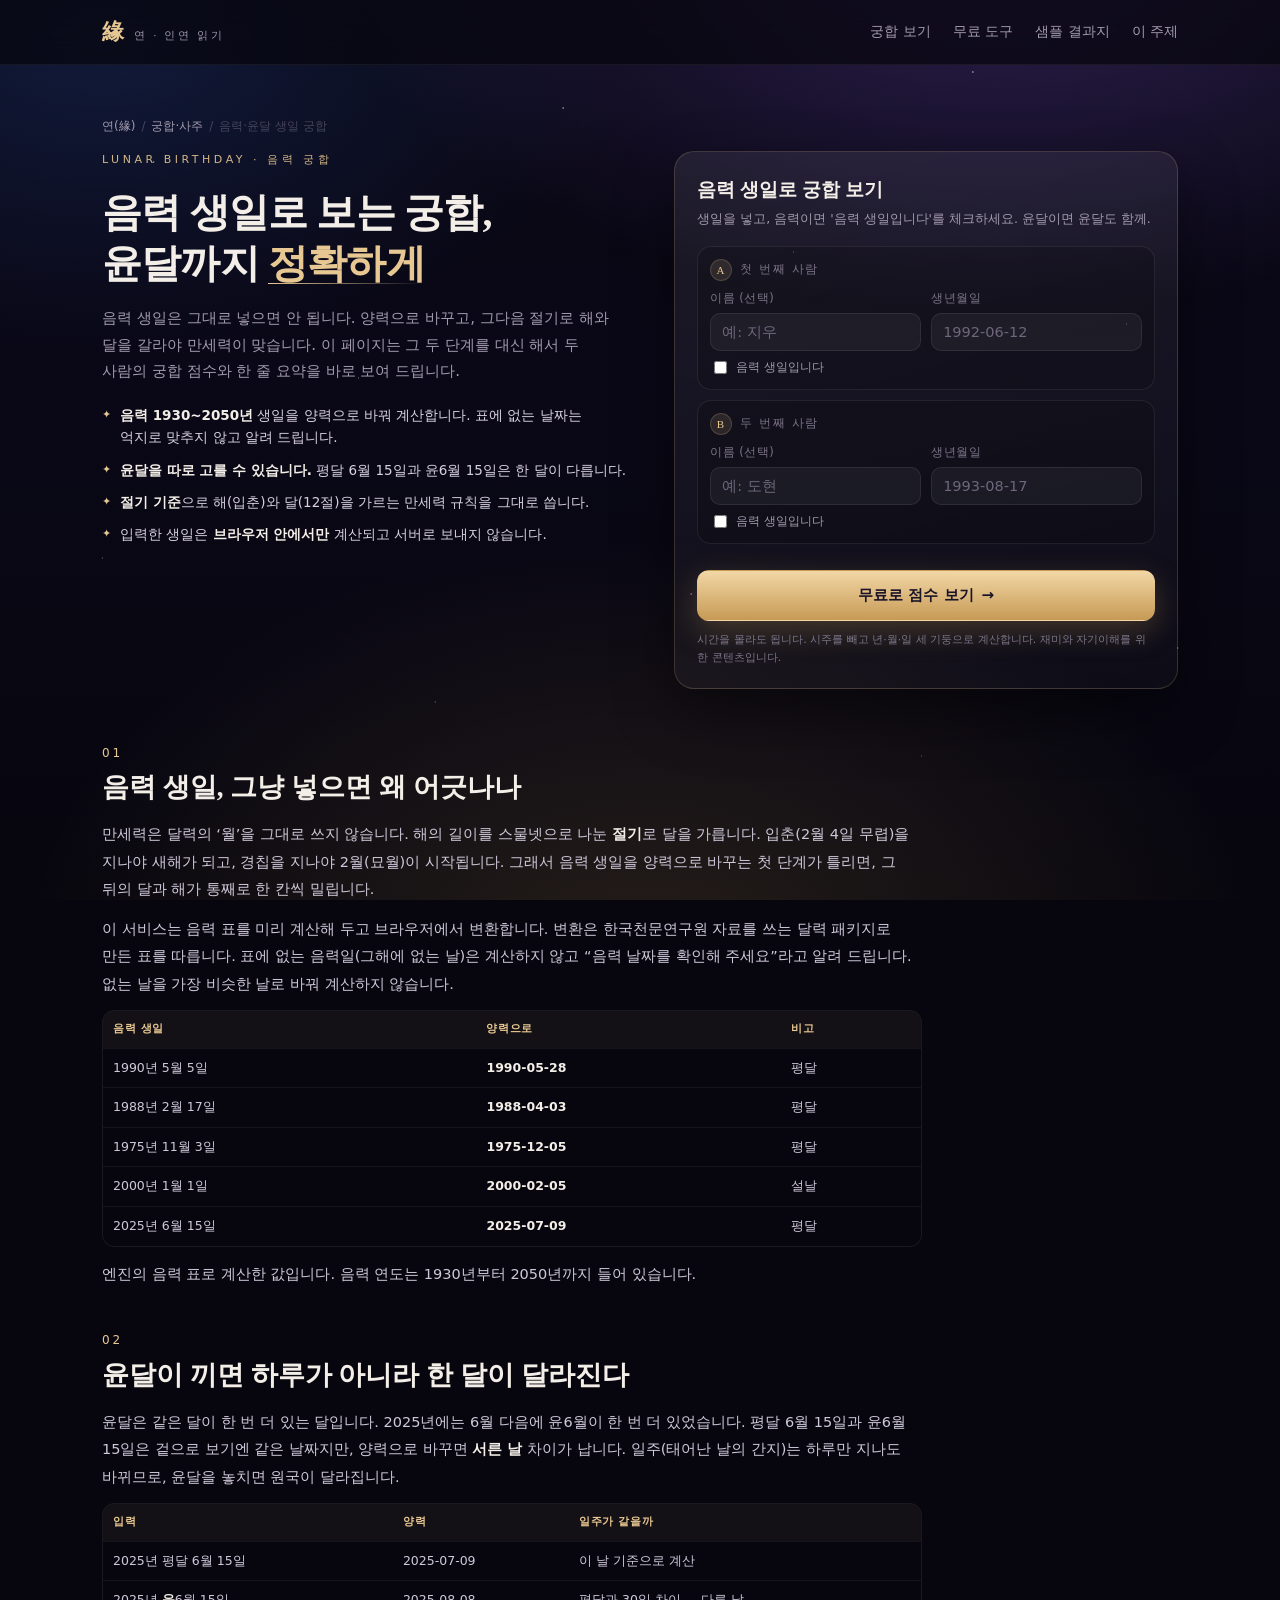
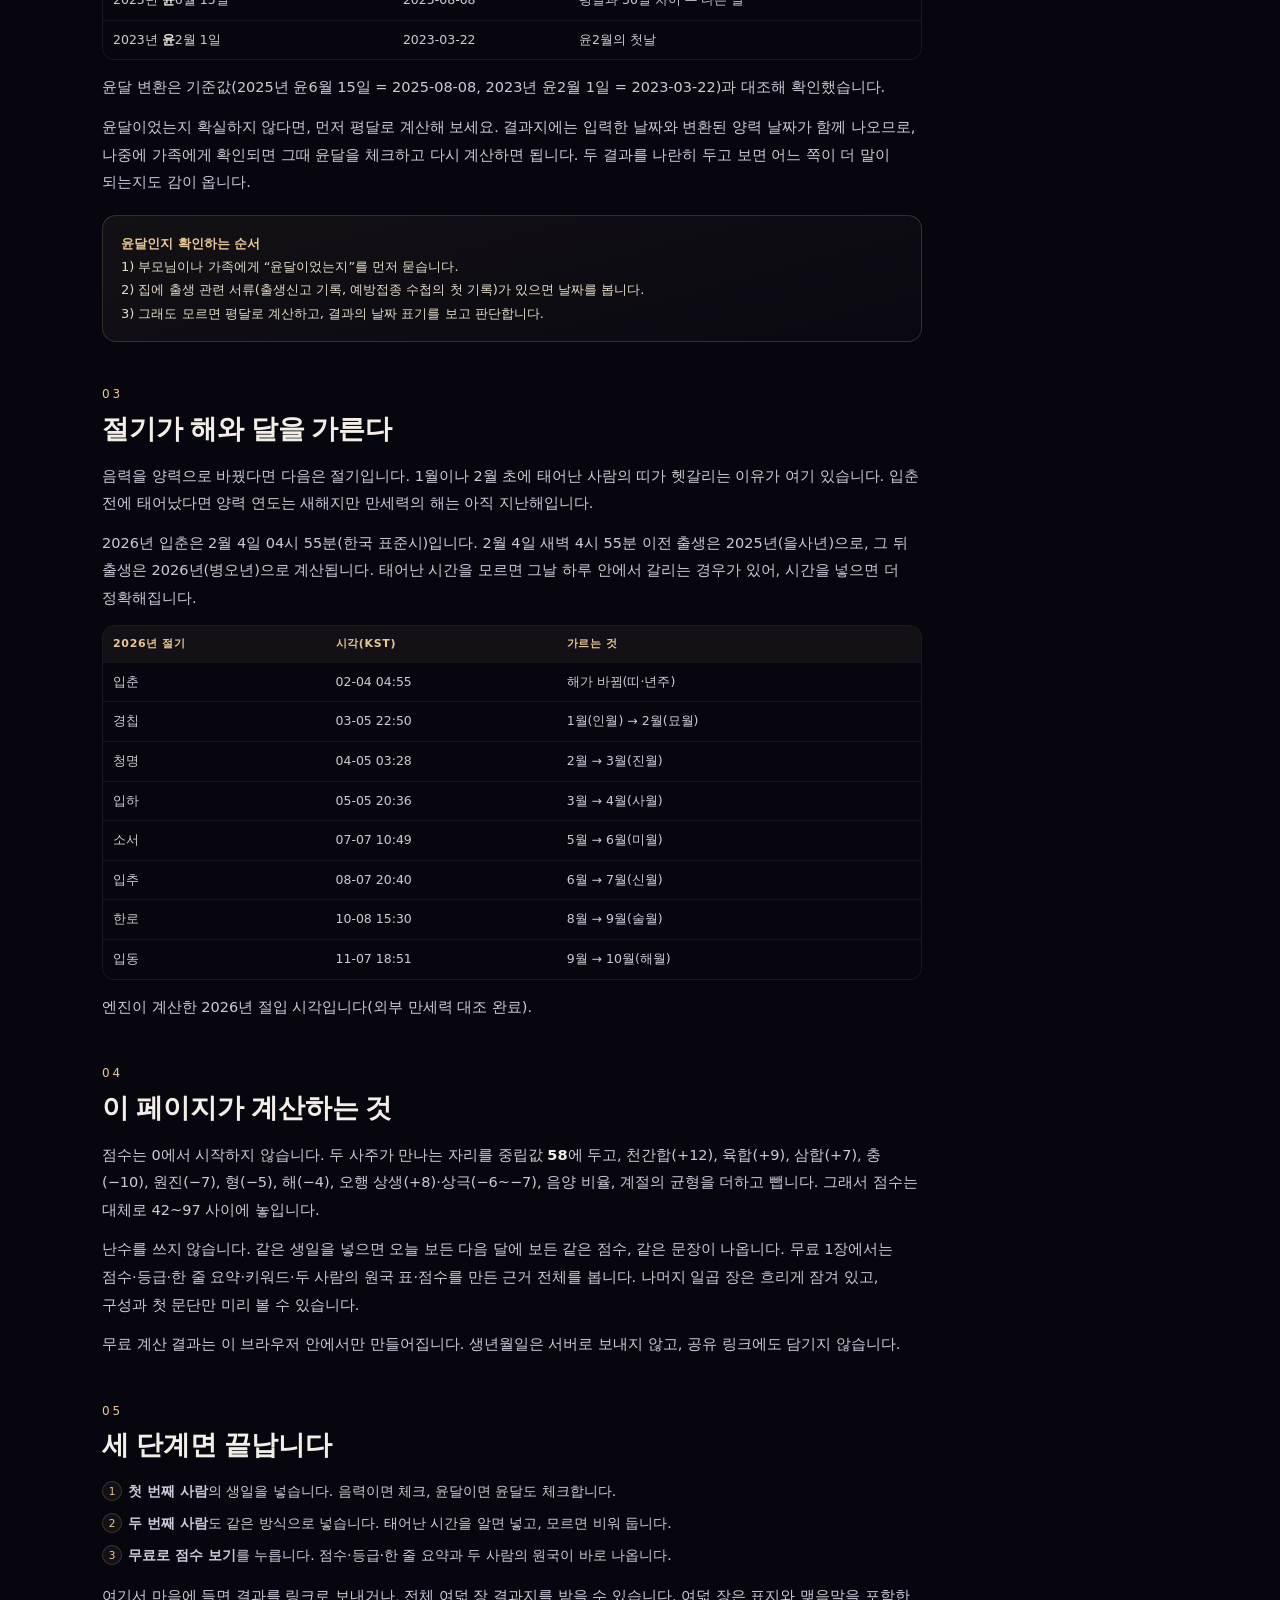
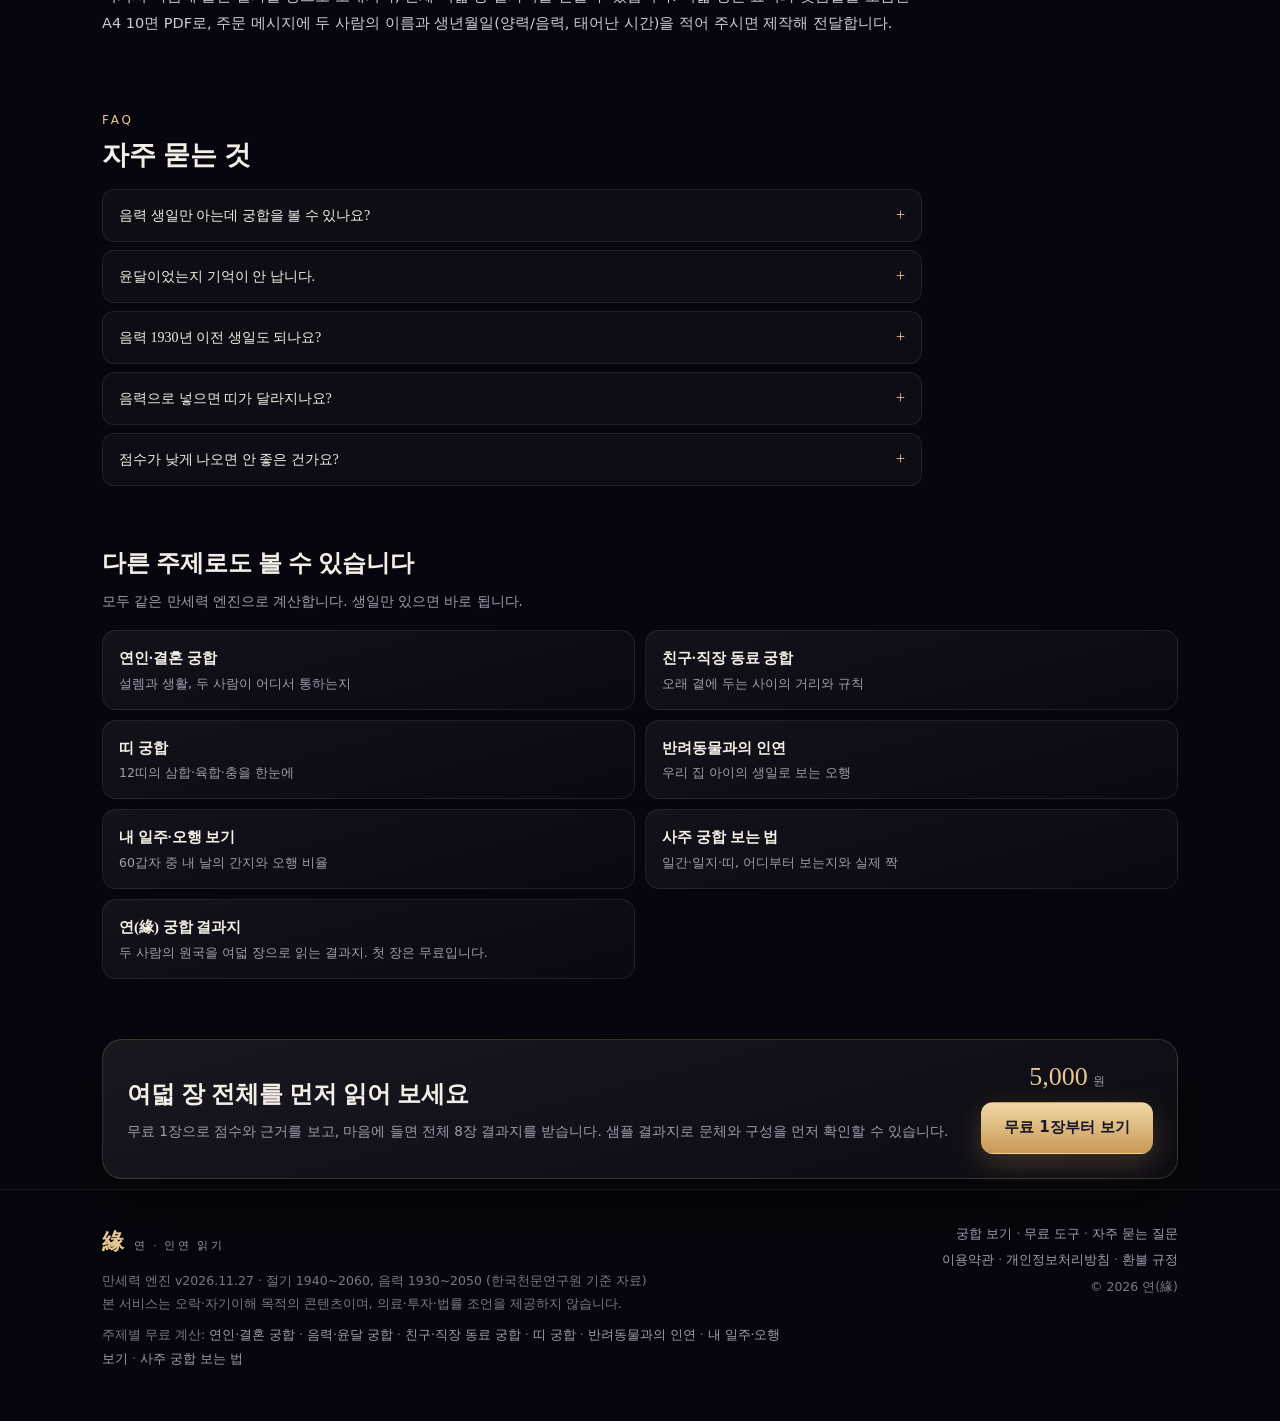
<file: gunghap-lunar.html>
<!DOCTYPE html>
<html lang="ko">
<head>
<meta charset="utf-8">
<meta name="viewport" content="width=device-width, initial-scale=1, viewport-fit=cover">
<title>음력 생일 궁합 — 윤달·양력 변환까지 계산 | 연(緣)</title>
<meta name="description" content="음력 생일로도 두 사람의 궁합을 볼 수 있습니다. 윤달(예: 2025년 윤6월)을 구분해 양력으로 바꾸고, 절기 기준 만세력 원국으로 궁합 점수를 무료로 계산합니다.">
<meta name="robots" content="index,follow">
<link rel="canonical" href="https://chlrhkdwns12-boop.github.io/yeon-compatibility/gunghap-lunar.html">

<meta property="og:title" content="음력 생일 궁합 — 윤달·양력 변환까지 계산 | 연(緣)">
<meta property="og:description" content="음력 생일로도 두 사람의 궁합을 볼 수 있습니다. 윤달(예: 2025년 윤6월)을 구분해 양력으로 바꾸고, 절기 기준 만세력 원국으로 궁합 점수를 무료로 계산합니다.">
<meta property="og:type" content="article">
<meta property="og:url" content="https://chlrhkdwns12-boop.github.io/yeon-compatibility/gunghap-lunar.html">
<meta property="og:site_name" content="연(緣) — 두 사람의 인연 읽기">
<meta property="og:locale" content="ko_KR">
<meta property="og:image" content="https://chlrhkdwns12-boop.github.io/yeon-compatibility/assets/og/gunghap-lunar.png">
<meta property="og:image:type" content="image/png">
<meta property="og:image:width" content="1200">
<meta property="og:image:height" content="630">
<meta property="og:image:alt" content="음력·윤달 생일 궁합 — 연(緣)">
<meta name="twitter:card" content="summary_large_image">
<meta name="twitter:title" content="음력 생일 궁합 — 윤달·양력 변환까지 계산 | 연(緣)">
<meta name="twitter:description" content="음력 생일로도 두 사람의 궁합을 볼 수 있습니다. 윤달(예: 2025년 윤6월)을 구분해 양력으로 바꾸고, 절기 기준 만세력 원국으로 궁합 점수를 무료로 계산합니다.">
<meta name="twitter:image" content="https://chlrhkdwns12-boop.github.io/yeon-compatibility/assets/og/gunghap-lunar.png">

<meta name="theme-color" content="#07060E">
<link rel="icon" href="assets/favicon.svg" type="image/svg+xml">
<link rel="stylesheet" href="assets/css/app.css">
<link rel="stylesheet" href="assets/css/landing.css">
<script type="application/ld+json">
{
 "@context": "https://schema.org",
 "@graph": [
  {
   "@type": "WebPage",
   "@id": "https://chlrhkdwns12-boop.github.io/yeon-compatibility/gunghap-lunar.html#page",
   "url": "https://chlrhkdwns12-boop.github.io/yeon-compatibility/gunghap-lunar.html",
   "name": "음력 생일 궁합 — 윤달·양력 변환까지 계산 | 연(緣)",
   "description": "음력 생일로도 두 사람의 궁합을 볼 수 있습니다. 윤달(예: 2025년 윤6월)을 구분해 양력으로 바꾸고, 절기 기준 만세력 원국으로 궁합 점수를 무료로 계산합니다.",
   "inLanguage": "ko-KR",
   "isPartOf": {
    "@id": "https://chlrhkdwns12-boop.github.io/yeon-compatibility/#website"
   }
  },
  {
   "@type": "BreadcrumbList",
   "itemListElement": [
    {
     "@type": "ListItem",
     "position": 1,
     "name": "연(緣) — 두 사람의 인연 읽기",
     "item": "https://chlrhkdwns12-boop.github.io/yeon-compatibility/"
    },
    {
     "@type": "ListItem",
     "position": 2,
     "name": "음력·윤달 생일 궁합",
     "item": "https://chlrhkdwns12-boop.github.io/yeon-compatibility/gunghap-lunar.html"
    }
   ]
  },
  {
   "@type": "FAQPage",
   "mainEntity": [
    {
     "@type": "Question",
     "name": "음력 생일만 아는데 궁합을 볼 수 있나요?",
     "acceptedAnswer": {
      "@type": "Answer",
      "text": "네. 음력 표(1930~2050년)를 갖고 있어서, ‘음력 생일입니다’를 체크하고 넣으면 양력으로 바꿔 계산합니다. 변환된 양력 날짜도 결과와 함께 확인할 수 있습니다."
     }
    },
    {
     "@type": "Question",
     "name": "윤달이었는지 기억이 안 납니다.",
     "acceptedAnswer": {
      "@type": "Answer",
      "text": "먼저 평달로 계산해 보세요. 윤달은 같은 달이 한 번 더 있는 달이라, 윤달로 넣으면 양력 날짜가 한 달가량 뒤로 밀립니다. 결과에 나오는 양력 날짜를 보고 가족에게 확인한 뒤 윤달을 체크해 다시 계산하면 됩니다."
     }
    },
    {
     "@type": "Question",
     "name": "음력 1930년 이전 생일도 되나요?",
     "acceptedAnswer": {
      "@type": "Answer",
      "text": "지금 음력 표는 1930~2050년을 담고 있어 그 이전은 계산하지 않습니다. 이 경우 양력 생일을 아시면 양력으로 넣어 주세요. 양력은 1930~2026년을 계산합니다."
     }
    },
    {
     "@type": "Question",
     "name": "음력으로 넣으면 띠가 달라지나요?",
     "acceptedAnswer": {
      "@type": "Answer",
      "text": "같은 날을 가리킨다면 결과는 같습니다. 음력을 양력으로 바꾼 뒤 입춘을 기준으로 해를 가르기 때문에, 1~2월 초 출생은 음력·양력 어느 쪽으로 넣어도 같은 띠가 나옵니다. 다만 날짜를 잘못 넣으면 띠가 한 해 달라질 수 있습니다."
     }
    },
    {
     "@type": "Question",
     "name": "점수가 낮게 나오면 안 좋은 건가요?",
     "acceptedAnswer": {
      "@type": "Answer",
      "text": "점수는 좋고 나쁨이 아니라 두 사주의 맞물림을 나타냅니다. 낮은 점수는 대개 ‘다름이 크다’는 뜻이고, 결과지는 그 다름을 어떻게 다룰지에 대한 문장으로 채워집니다. 재미와 자기이해를 위한 읽을거리입니다."
     }
    }
   ]
  }
 ]
}
</script>
</head>
<body>
<div class="sky" aria-hidden="true"></div>
<div class="stars" aria-hidden="true"></div>
<header class="topbar">
  <div class="wrap">
    <a class="brand" href="index.html"><b>緣</b><span>연 · 인연 읽기</span></a>
    <nav class="nav">
      <a href="index.html#fateForm">궁합 보기</a>
      <a href="index.html#tools">무료 도구</a>
      <a class="only-desktop" href="index.html#sample">샘플 결과지</a>
      <a class="only-desktop" href="gunghap-lunar.html#top">이 주제</a>
    </nav>
  </div>
</header>

<main id="top">
  <section class="land">
    <div class="wrap">
      <nav class="crumb" aria-label="위치"><a href="index.html">연(緣)</a><span>/</span><a href="index.html#topics">궁합·사주</a><span>/</span><span>음력·윤달 생일 궁합</span></nav>
      <div class="land-grid">
        <div>
          <p class="eyebrow">Lunar birthday · 음력 궁합</p>
          <h1>음력 생일로 보는 궁합,<br>윤달까지 <em>정확하게</em></h1>
          <p class="sub">음력 생일은 그대로 넣으면 안 됩니다. 양력으로 바꾸고, 그다음 절기로 해와 달을 갈라야 만세력이 맞습니다. 이 페이지는 그 두 단계를 대신 해서 두 사람의 궁합 점수와 한 줄 요약을 바로 보여 드립니다.</p>
          <ul class="facts">
<li><b>음력 1930~2050년</b> 생일을 양력으로 바꿔 계산합니다. 표에 없는 날짜는 억지로 맞추지 않고 알려 드립니다.</li>
<li><b>윤달을 따로 고를 수 있습니다.</b> 평달 6월 15일과 윤6월 15일은 한 달이 다릅니다.</li>
<li><b>절기 기준</b>으로 해(입춘)와 달(12절)을 가르는 만세력 규칙을 그대로 씁니다.</li>
<li>입력한 생일은 <b>브라우저 안에서만</b> 계산되고 서버로 보내지 않습니다.</li>
          </ul>
        </div>
        <form class="card quick" id="landForm" novalidate>
  <h2>음력 생일로 궁합 보기</h2>
  <p class="qsub">생일을 넣고, 음력이면 &#x27;음력 생일입니다&#x27;를 체크하세요. 윤달이면 윤달도 함께.</p>
  <div class="rwrap" data-p="a">
    <div class="rhead"><span class="b">A</span><span>첫 번째 사람</span></div>
    <div class="row2">
      <div class="field"><label for="laName">이름 (선택)</label>
        <input id="laName" type="text" maxlength="12" placeholder="예: 지우" autocomplete="off"></div>
      <div class="field"><label for="laDate">생년월일</label>
        <input id="laDate" type="text" inputmode="numeric" placeholder="1992-06-12" maxlength="10" autocomplete="bday"></div>
    </div>
    <label class="chk"><input type="checkbox" id="laLunar"> 음력 생일입니다</label>
    <label class="chk" id="laLeapWrap" style="display:none"><input type="checkbox" id="laLeap"> 윤달입니다</label>
  </div>
  <div class="rwrap" data-p="b">
    <div class="rhead"><span class="b">B</span><span>두 번째 사람</span></div>
    <div class="row2">
      <div class="field"><label for="lbName">이름 (선택)</label>
        <input id="lbName" type="text" maxlength="12" placeholder="예: 도현" autocomplete="off"></div>
      <div class="field"><label for="lbDate">생년월일</label>
        <input id="lbDate" type="text" inputmode="numeric" placeholder="1993-08-17" maxlength="10" autocomplete="bday"></div>
    </div>
    <label class="chk"><input type="checkbox" id="lbLunar"> 음력 생일입니다</label>
    <label class="chk" id="lbLeapWrap" style="display:none"><input type="checkbox" id="lbLeap"> 윤달입니다</label>
  </div>
  <div class="err" id="landErr"></div>
  <div class="acts"><button class="btn primary" type="submit" id="landBtn">무료로 점수 보기 <span aria-hidden="true">→</span></button></div>
  <p class="note">시간을 몰라도 됩니다. 시주를 빼고 년·월·일 세 기둥으로 계산합니다. 재미와 자기이해를 위한 콘텐츠입니다.</p>
  <div class="land-out" id="landOut" aria-live="polite"></div>
</form>
      </div>
    </div>
  </section>

  <section class="land-body">
    <div class="wrap">
<div class="land-sec"><h2><span class="n">01</span>음력 생일, 그냥 넣으면 왜 어긋나나</h2>

<p>만세력은 달력의 ‘월’을 그대로 쓰지 않습니다. 해의 길이를 스물넷으로 나눈 <strong>절기</strong>로 달을 가릅니다. 입춘(2월 4일 무렵)을 지나야 새해가 되고, 경칩을 지나야 2월(묘월)이 시작됩니다. 그래서 음력 생일을 양력으로 바꾸는 첫 단계가 틀리면, 그 뒤의 달과 해가 통째로 한 칸씩 밀립니다.</p>
<p>이 서비스는 음력 표를 미리 계산해 두고 브라우저에서 변환합니다. 변환은 한국천문연구원 자료를 쓰는 달력 패키지로 만든 표를 따릅니다. 표에 없는 음력일(그해에 없는 날)은 계산하지 않고 “음력 날짜를 확인해 주세요”라고 알려 드립니다. 없는 날을 가장 비슷한 날로 바꿔 계산하지 않습니다.</p>
<div class="ltable-wrap"><table class="ltable"><thead><tr><th>음력 생일</th><th>양력으로</th><th>비고</th></tr></thead><tbody><tr><td>1990년 5월 5일</td><td><b>1990-05-28</b></td><td>평달</td></tr><tr><td>1988년 2월 17일</td><td><b>1988-04-03</b></td><td>평달</td></tr><tr><td>1975년 11월 3일</td><td><b>1975-12-05</b></td><td>평달</td></tr><tr><td>2000년 1월 1일</td><td><b>2000-02-05</b></td><td>설날</td></tr><tr><td>2025년 6월 15일</td><td><b>2025-07-09</b></td><td>평달</td></tr></tbody></table></div><p class="land-cap">엔진의 음력 표로 계산한 값입니다. 음력 연도는 1930년부터 2050년까지 들어 있습니다.</p>
</div>
<div class="land-sec"><h2><span class="n">02</span>윤달이 끼면 하루가 아니라 한 달이 달라진다</h2>

<p>윤달은 같은 달이 한 번 더 있는 달입니다. 2025년에는 6월 다음에 윤6월이 한 번 더 있었습니다. 평달 6월 15일과 윤6월 15일은 겉으로 보기엔 같은 날짜지만, 양력으로 바꾸면 <strong>서른 날</strong> 차이가 납니다. 일주(태어난 날의 간지)는 하루만 지나도 바뀌므로, 윤달을 놓치면 원국이 달라집니다.</p>
<div class="ltable-wrap"><table class="ltable"><thead><tr><th>입력</th><th>양력</th><th>일주가 같을까</th></tr></thead><tbody><tr><td>2025년 평달 6월 15일</td><td>2025-07-09</td><td>이 날 기준으로 계산</td></tr><tr><td>2025년 <b>윤</b>6월 15일</td><td>2025-08-08</td><td>평달과 30일 차이 — 다른 날</td></tr><tr><td>2023년 <b>윤</b>2월 1일</td><td>2023-03-22</td><td>윤2월의 첫날</td></tr></tbody></table></div><p class="land-cap">윤달 변환은 기준값(2025년 윤6월 15일 = 2025-08-08, 2023년 윤2월 1일 = 2023-03-22)과 대조해 확인했습니다.</p>
<p>윤달이었는지 확실하지 않다면, 먼저 평달로 계산해 보세요. 결과지에는 입력한 날짜와 변환된 양력 날짜가 함께 나오므로, 나중에 가족에게 확인되면 그때 윤달을 체크하고 다시 계산하면 됩니다. 두 결과를 나란히 두고 보면 어느 쪽이 더 말이 되는지도 감이 옵니다.</p>
<div class="land-note"><b>윤달인지 확인하는 순서</b><br>
1) 부모님이나 가족에게 “윤달이었는지”를 먼저 묻습니다.<br>
2) 집에 출생 관련 서류(출생신고 기록, 예방접종 수첩의 첫 기록)가 있으면 날짜를 봅니다.<br>
3) 그래도 모르면 평달로 계산하고, 결과의 날짜 표기를 보고 판단합니다.</div>
</div>
<div class="land-sec"><h2><span class="n">03</span>절기가 해와 달을 가른다</h2>

<p>음력을 양력으로 바꿨다면 다음은 절기입니다. 1월이나 2월 초에 태어난 사람의 띠가 헷갈리는 이유가 여기 있습니다. 입춘 전에 태어났다면 양력 연도는 새해지만 만세력의 해는 아직 지난해입니다.</p>
<p>2026년 입춘은 2월 4일 04시 55분(한국 표준시)입니다. 2월 4일 새벽 4시 55분 이전 출생은 2025년(을사년)으로, 그 뒤 출생은 2026년(병오년)으로 계산됩니다. 태어난 시간을 모르면 그날 하루 안에서 갈리는 경우가 있어, 시간을 넣으면 더 정확해집니다.</p>
<div class="ltable-wrap"><table class="ltable"><thead><tr><th>2026년 절기</th><th>시각(KST)</th><th>가르는 것</th></tr></thead><tbody><tr><td>입춘</td><td>02-04 04:55</td><td>해가 바뀜(띠·년주)</td></tr><tr><td>경칩</td><td>03-05 22:50</td><td>1월(인월) → 2월(묘월)</td></tr><tr><td>청명</td><td>04-05 03:28</td><td>2월 → 3월(진월)</td></tr><tr><td>입하</td><td>05-05 20:36</td><td>3월 → 4월(사월)</td></tr><tr><td>소서</td><td>07-07 10:49</td><td>5월 → 6월(미월)</td></tr><tr><td>입추</td><td>08-07 20:40</td><td>6월 → 7월(신월)</td></tr><tr><td>한로</td><td>10-08 15:30</td><td>8월 → 9월(술월)</td></tr><tr><td>입동</td><td>11-07 18:51</td><td>9월 → 10월(해월)</td></tr></tbody></table></div><p class="land-cap">엔진이 계산한 2026년 절입 시각입니다(외부 만세력 대조 완료).</p>
</div>
<div class="land-sec"><h2><span class="n">04</span>이 페이지가 계산하는 것</h2>

<p>점수는 0에서 시작하지 않습니다. 두 사주가 만나는 자리를 중립값 <strong>58</strong>에 두고, 천간합(+12), 육합(+9), 삼합(+7), 충(−10), 원진(−7), 형(−5), 해(−4), 오행 상생(+8)·상극(−6~−7), 음양 비율, 계절의 균형을 더하고 뺍니다. 그래서 점수는 대체로 42~97 사이에 놓입니다.</p>
<p>난수를 쓰지 않습니다. 같은 생일을 넣으면 오늘 보든 다음 달에 보든 같은 점수, 같은 문장이 나옵니다. 무료 1장에서는 점수·등급·한 줄 요약·키워드·두 사람의 원국 표·점수를 만든 근거 전체를 봅니다. 나머지 일곱 장은 흐리게 잠겨 있고, 구성과 첫 문단만 미리 볼 수 있습니다.</p>
<p>무료 계산 결과는 이 브라우저 안에서만 만들어집니다. 생년월일은 서버로 보내지 않고, 공유 링크에도 담기지 않습니다.</p>
</div>
<div class="land-sec"><h2><span class="n">05</span>세 단계면 끝납니다</h2>

<ol>
<li><b>첫 번째 사람</b>의 생일을 넣습니다. 음력이면 체크, 윤달이면 윤달도 체크합니다.</li>
<li><b>두 번째 사람</b>도 같은 방식으로 넣습니다. 태어난 시간을 알면 넣고, 모르면 비워 둡니다.</li>
<li><b>무료로 점수 보기</b>를 누릅니다. 점수·등급·한 줄 요약과 두 사람의 원국이 바로 나옵니다.</li>
</ol>
<p>여기서 마음에 들면 결과를 링크로 보내거나, 전체 여덟 장 결과지를 받을 수 있습니다. 여덟 장은 표지와 맺음말을 포함한 A4 10면 PDF로, 주문 메시지에 두 사람의 이름과 생년월일(양력/음력, 태어난 시간)을 적어 주시면 제작해 전달합니다.</p>
</div>
    </div>
  </section>

  <section class="land-faq">
    <div class="wrap">
      <div class="land-sec" style="margin-bottom:0">
        <h2><span class="n">FAQ</span>자주 묻는 것</h2>
        <div class="land-faq-list">
<details class="qa"><summary>음력 생일만 아는데 궁합을 볼 수 있나요?</summary><p>네. 음력 표(1930~2050년)를 갖고 있어서, ‘음력 생일입니다’를 체크하고 넣으면 양력으로 바꿔 계산합니다. 변환된 양력 날짜도 결과와 함께 확인할 수 있습니다.</p></details>
<details class="qa"><summary>윤달이었는지 기억이 안 납니다.</summary><p>먼저 평달로 계산해 보세요. 윤달은 같은 달이 한 번 더 있는 달이라, 윤달로 넣으면 양력 날짜가 한 달가량 뒤로 밀립니다. 결과에 나오는 양력 날짜를 보고 가족에게 확인한 뒤 윤달을 체크해 다시 계산하면 됩니다.</p></details>
<details class="qa"><summary>음력 1930년 이전 생일도 되나요?</summary><p>지금 음력 표는 1930~2050년을 담고 있어 그 이전은 계산하지 않습니다. 이 경우 양력 생일을 아시면 양력으로 넣어 주세요. 양력은 1930~2026년을 계산합니다.</p></details>
<details class="qa"><summary>음력으로 넣으면 띠가 달라지나요?</summary><p>같은 날을 가리킨다면 결과는 같습니다. 음력을 양력으로 바꾼 뒤 입춘을 기준으로 해를 가르기 때문에, 1~2월 초 출생은 음력·양력 어느 쪽으로 넣어도 같은 띠가 나옵니다. 다만 날짜를 잘못 넣으면 띠가 한 해 달라질 수 있습니다.</p></details>
<details class="qa"><summary>점수가 낮게 나오면 안 좋은 건가요?</summary><p>점수는 좋고 나쁨이 아니라 두 사주의 맞물림을 나타냅니다. 낮은 점수는 대개 ‘다름이 크다’는 뜻이고, 결과지는 그 다름을 어떻게 다룰지에 대한 문장으로 채워집니다. 재미와 자기이해를 위한 읽을거리입니다.</p></details>
        </div>
      </div>
    </div>
  </section>

<section class="land-links"><div class="wrap"><h2>다른 주제로도 볼 수 있습니다</h2><p class="lead">모두 같은 만세력 엔진으로 계산합니다. 생일만 있으면 바로 됩니다.</p><div class="link-grid"><a class="link-card" href="gunghap-couple.html"><b>연인·결혼 궁합</b><span>설렘과 생활, 두 사람이 어디서 통하는지</span></a><a class="link-card" href="gunghap-friend.html"><b>친구·직장 동료 궁합</b><span>오래 곁에 두는 사이의 거리와 규칙</span></a><a class="link-card" href="gunghap-ddi.html"><b>띠 궁합</b><span>12띠의 삼합·육합·충을 한눈에</span></a><a class="link-card" href="gunghap-pet.html"><b>반려동물과의 인연</b><span>우리 집 아이의 생일로 보는 오행</span></a><a class="link-card" href="saju-ilju.html"><b>내 일주·오행 보기</b><span>60갑자 중 내 날의 간지와 오행 비율</span></a><a class="link-card" href="gunghap-saju.html"><b>사주 궁합 보는 법</b><span>일간·일지·띠, 어디부터 보는지와 실제 짝</span></a><a class="link-card" href="index.html#fateForm"><b>연(緣) 궁합 결과지</b><span>두 사람의 원국을 여덟 장으로 읽는 결과지. 첫 장은 무료입니다.</span></a></div></div></section>
<section class="land-cta"><div class="wrap"><div class="card">
  <div><h2>여덟 장 전체를 먼저 읽어 보세요</h2><p>무료 1장으로 점수와 근거를 보고, 마음에 들면 전체 8장 결과지를 받습니다. 샘플 결과지로 문체와 구성을 먼저 확인할 수 있습니다.</p></div>
  <div class="center"><div class="price">5,000<small>원</small></div>
  <a class="btn primary" href="index.html#fateForm" style="margin-top:12px">무료 1장부터 보기</a></div>
</div></div></section>
</main>

<footer>
  <div class="wrap">
    <div>
      <div class="brand" style="margin-bottom:8px"><b>緣</b><span>연 · 인연 읽기</span></div>
      <div class="fine">만세력 엔진 v2026.11.27 · 절기 1940~2060, 음력 1930~2050 (한국천문연구원 기준 자료)<br>
      본 서비스는 오락·자기이해 목적의 콘텐츠이며, 의료·투자·법률 조언을 제공하지 않습니다.</div>
      <div class="sitelinks">주제별 무료 계산: <a href="gunghap-couple.html">연인·결혼 궁합</a> · <a href="gunghap-lunar.html">음력·윤달 궁합</a> · <a href="gunghap-friend.html">친구·직장 동료 궁합</a> · <a href="gunghap-ddi.html">띠 궁합</a> · <a href="gunghap-pet.html">반려동물과의 인연</a> · <a href="saju-ilju.html">내 일주·오행 보기</a> · <a href="gunghap-saju.html">사주 궁합 보는 법</a></div>
    </div>
    <div style="text-align:right">
      <div><a href="index.html#fateForm">궁합 보기</a> · <a href="index.html#tools">무료 도구</a> · <a href="index.html#faq">자주 묻는 질문</a></div>
      <div style="margin-top:6px"><a href="terms.html">이용약관</a> · <a href="privacy.html">개인정보처리방침</a> · <a href="terms.html#refund">환불 규정</a></div>
      <div style="margin-top:6px">© 2026 연(緣)</div>
    </div>
  </div>
</footer>

<script src="assets/js/config.js"></script>
<script src="assets/js/data-jeolgi.js"></script>
<script src="assets/js/data-lunar.js"></script>
<script src="assets/js/engine.js"></script>
<script src="assets/js/content.js"></script>
<script src="assets/js/report.js"></script>
<script>
window.LANDING = {"mode": "pair", "rel": "연인", "rels": null, "nameA": "나", "nameB": "상대"};
</script>
<script src="assets/js/landing.js"></script>
</body>
</html>
</file>
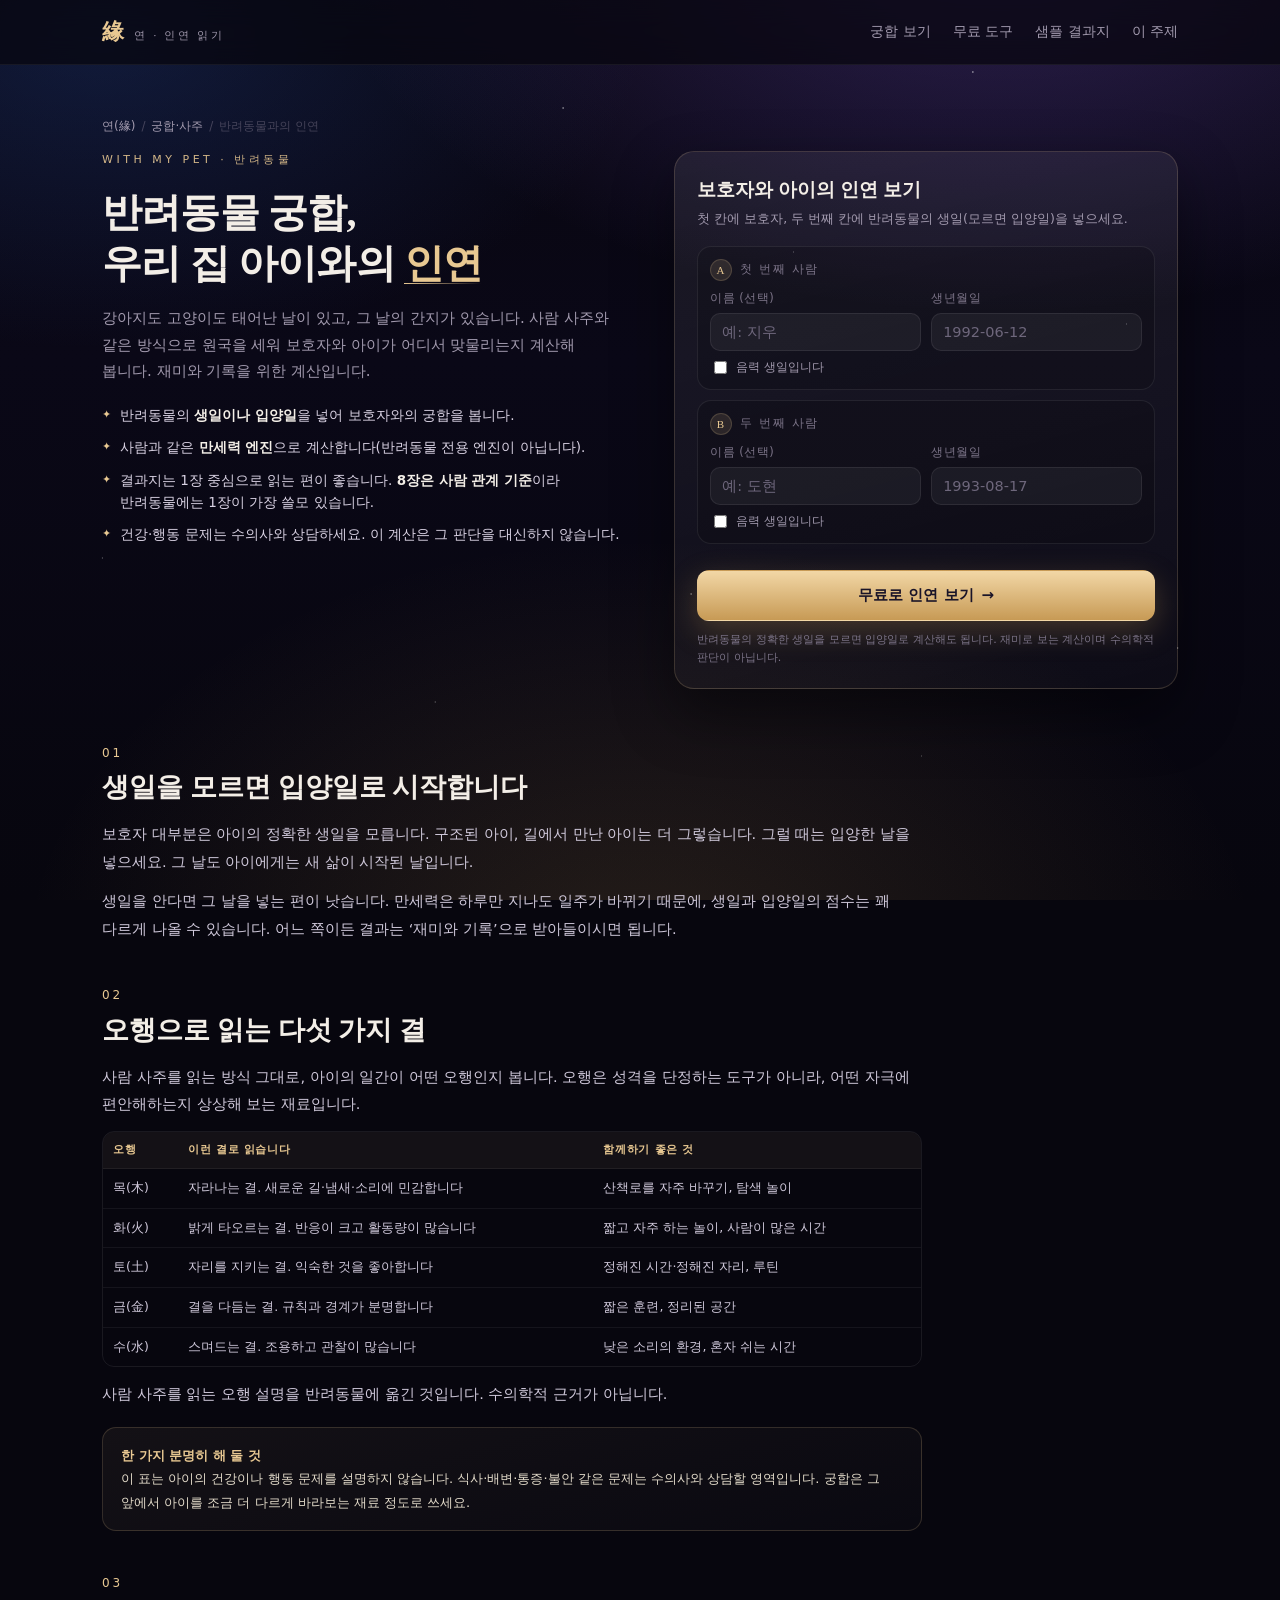
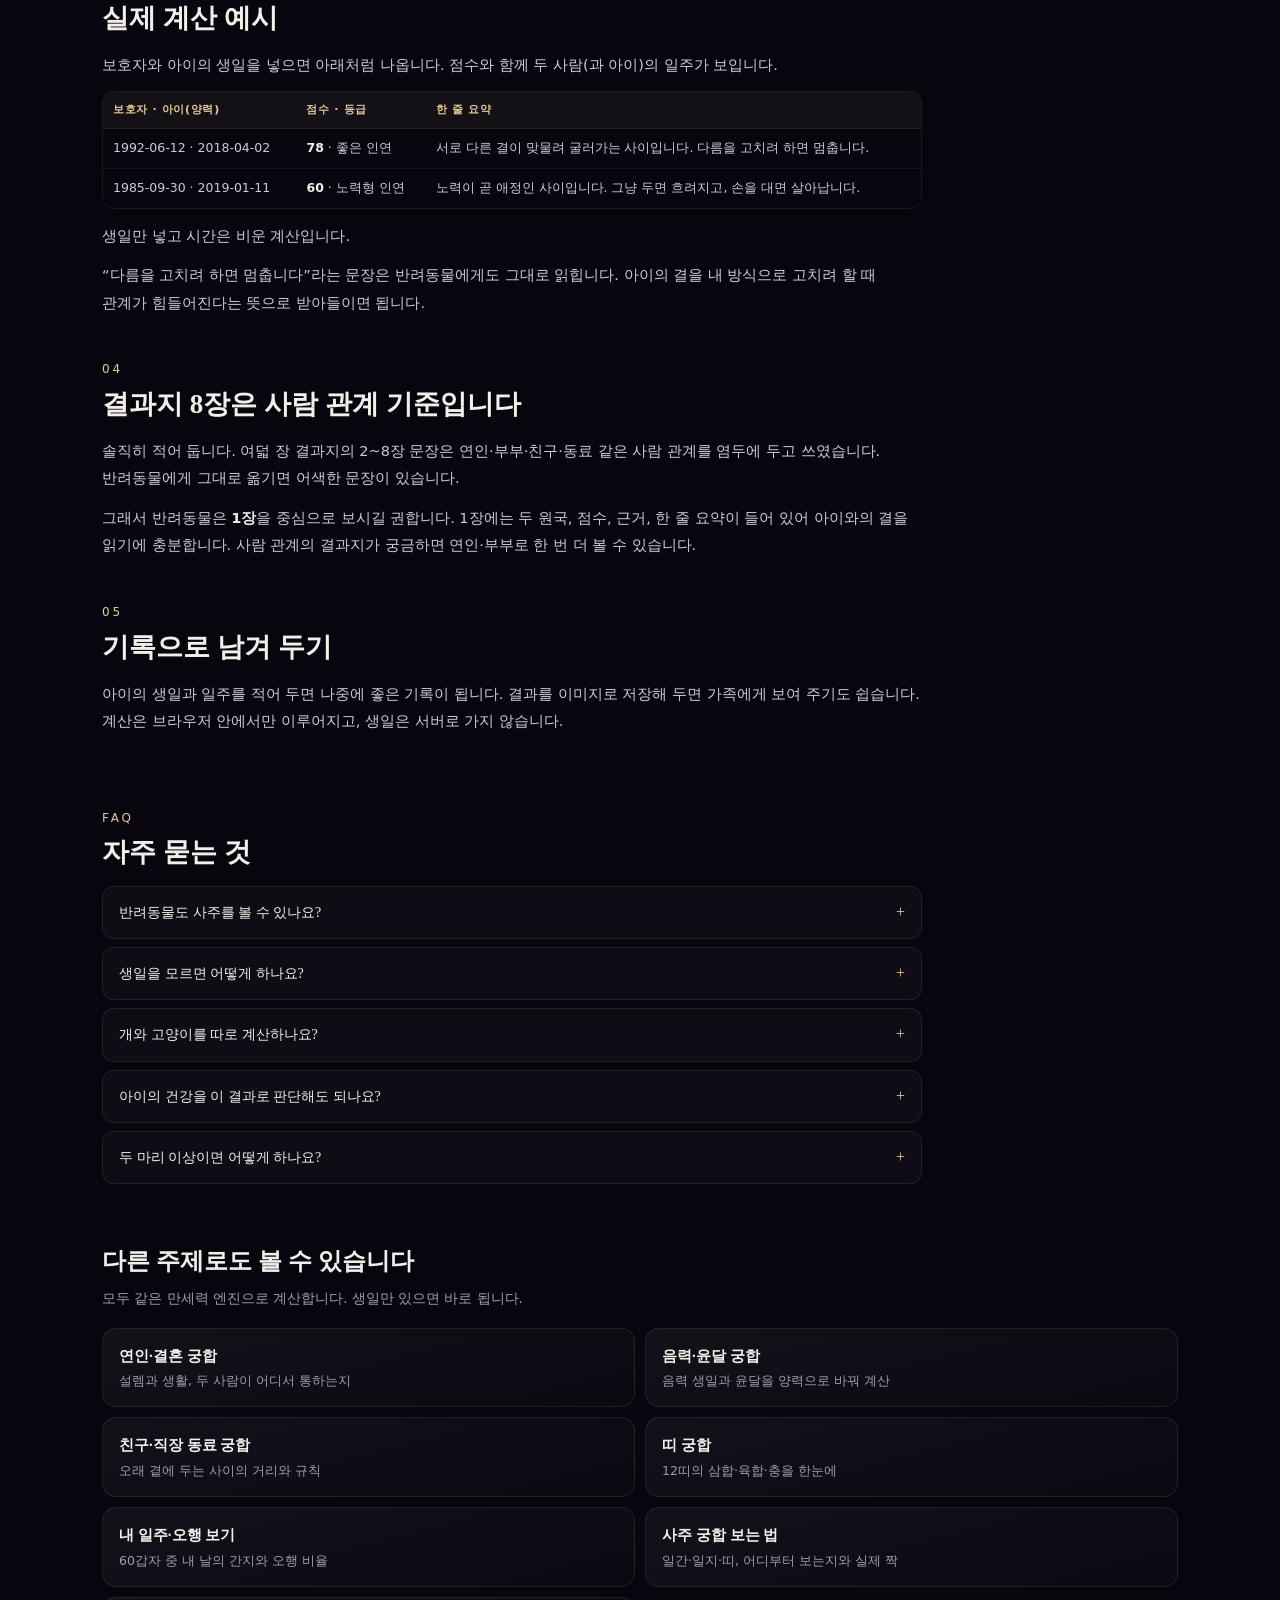
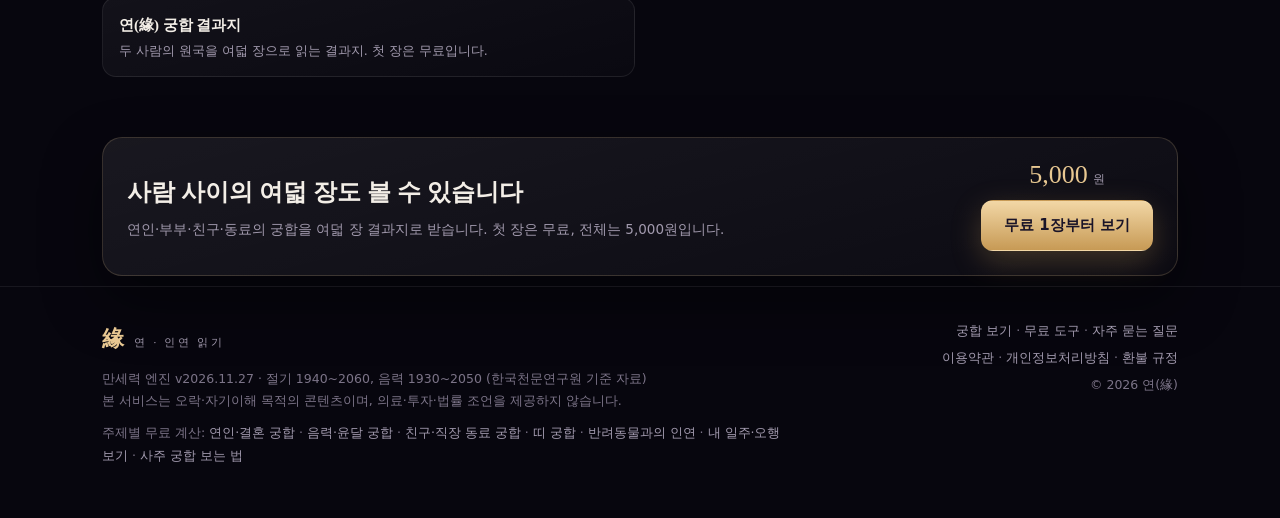
<file: gunghap-pet.html>
<!DOCTYPE html>
<html lang="ko">
<head>
<meta charset="utf-8">
<meta name="viewport" content="width=device-width, initial-scale=1, viewport-fit=cover">
<title>반려동물 궁합 — 우리 집 아이와의 인연 | 연(緣)</title>
<meta name="description" content="반려동물의 생일로 오행과 인연을 봅니다. 보호자와 아이의 사주를 만세력으로 계산해 궁합 점수와 한 줄 요약을 무료로 보여 드립니다.">
<meta name="robots" content="index,follow">
<link rel="canonical" href="https://chlrhkdwns12-boop.github.io/yeon-compatibility/gunghap-pet.html">

<meta property="og:title" content="반려동물 궁합 — 우리 집 아이와의 인연 | 연(緣)">
<meta property="og:description" content="반려동물의 생일로 오행과 인연을 봅니다. 보호자와 아이의 사주를 만세력으로 계산해 궁합 점수와 한 줄 요약을 무료로 보여 드립니다.">
<meta property="og:type" content="article">
<meta property="og:url" content="https://chlrhkdwns12-boop.github.io/yeon-compatibility/gunghap-pet.html">
<meta property="og:site_name" content="연(緣) — 두 사람의 인연 읽기">
<meta property="og:locale" content="ko_KR">
<meta property="og:image" content="https://chlrhkdwns12-boop.github.io/yeon-compatibility/assets/og/gunghap-pet.png">
<meta property="og:image:type" content="image/png">
<meta property="og:image:width" content="1200">
<meta property="og:image:height" content="630">
<meta property="og:image:alt" content="반려동물과의 인연 — 연(緣)">
<meta name="twitter:card" content="summary_large_image">
<meta name="twitter:title" content="반려동물 궁합 — 우리 집 아이와의 인연 | 연(緣)">
<meta name="twitter:description" content="반려동물의 생일로 오행과 인연을 봅니다. 보호자와 아이의 사주를 만세력으로 계산해 궁합 점수와 한 줄 요약을 무료로 보여 드립니다.">
<meta name="twitter:image" content="https://chlrhkdwns12-boop.github.io/yeon-compatibility/assets/og/gunghap-pet.png">

<meta name="theme-color" content="#07060E">
<link rel="icon" href="assets/favicon.svg" type="image/svg+xml">
<link rel="stylesheet" href="assets/css/app.css">
<link rel="stylesheet" href="assets/css/landing.css">
<script type="application/ld+json">
{
 "@context": "https://schema.org",
 "@graph": [
  {
   "@type": "WebPage",
   "@id": "https://chlrhkdwns12-boop.github.io/yeon-compatibility/gunghap-pet.html#page",
   "url": "https://chlrhkdwns12-boop.github.io/yeon-compatibility/gunghap-pet.html",
   "name": "반려동물 궁합 — 우리 집 아이와의 인연 | 연(緣)",
   "description": "반려동물의 생일로 오행과 인연을 봅니다. 보호자와 아이의 사주를 만세력으로 계산해 궁합 점수와 한 줄 요약을 무료로 보여 드립니다.",
   "inLanguage": "ko-KR",
   "isPartOf": {
    "@id": "https://chlrhkdwns12-boop.github.io/yeon-compatibility/#website"
   }
  },
  {
   "@type": "BreadcrumbList",
   "itemListElement": [
    {
     "@type": "ListItem",
     "position": 1,
     "name": "연(緣) — 두 사람의 인연 읽기",
     "item": "https://chlrhkdwns12-boop.github.io/yeon-compatibility/"
    },
    {
     "@type": "ListItem",
     "position": 2,
     "name": "반려동물과의 인연",
     "item": "https://chlrhkdwns12-boop.github.io/yeon-compatibility/gunghap-pet.html"
    }
   ]
  },
  {
   "@type": "FAQPage",
   "mainEntity": [
    {
     "@type": "Question",
     "name": "반려동물도 사주를 볼 수 있나요?",
     "acceptedAnswer": {
      "@type": "Answer",
      "text": "태어난 날의 간지는 사람과 같은 방식으로 계산됩니다. 다만 해석은 사람 사주를 옮긴 것이라 재미로 보는 것이 좋습니다."
     }
    },
    {
     "@type": "Question",
     "name": "생일을 모르면 어떻게 하나요?",
     "acceptedAnswer": {
      "@type": "Answer",
      "text": "입양일을 넣으세요. 그 날로 계산합니다. 정확한 생일을 알게 되면 다시 넣어 볼 수 있습니다."
     }
    },
    {
     "@type": "Question",
     "name": "개와 고양이를 따로 계산하나요?",
     "acceptedAnswer": {
      "@type": "Answer",
      "text": "아니요. 같은 만세력 엔진으로 계산합니다. 종에 따라 점수를 보정하지는 않습니다."
     }
    },
    {
     "@type": "Question",
     "name": "아이의 건강을 이 결과로 판단해도 되나요?",
     "acceptedAnswer": {
      "@type": "Answer",
      "text": "아닙니다. 이 계산은 오락과 기록을 위한 것이고, 건강·행동 문제는 수의사와 상담할 영역입니다."
     }
    },
    {
     "@type": "Question",
     "name": "두 마리 이상이면 어떻게 하나요?",
     "acceptedAnswer": {
      "@type": "Answer",
      "text": "한 마리씩 보호자와 짝지어 계산하면 됩니다. 아이들끼리의 궁합도 같은 방식으로 볼 수 있습니다."
     }
    }
   ]
  }
 ]
}
</script>
</head>
<body>
<div class="sky" aria-hidden="true"></div>
<div class="stars" aria-hidden="true"></div>
<header class="topbar">
  <div class="wrap">
    <a class="brand" href="index.html"><b>緣</b><span>연 · 인연 읽기</span></a>
    <nav class="nav">
      <a href="index.html#fateForm">궁합 보기</a>
      <a href="index.html#tools">무료 도구</a>
      <a class="only-desktop" href="index.html#sample">샘플 결과지</a>
      <a class="only-desktop" href="gunghap-pet.html#top">이 주제</a>
    </nav>
  </div>
</header>

<main id="top">
  <section class="land">
    <div class="wrap">
      <nav class="crumb" aria-label="위치"><a href="index.html">연(緣)</a><span>/</span><a href="index.html#topics">궁합·사주</a><span>/</span><span>반려동물과의 인연</span></nav>
      <div class="land-grid">
        <div>
          <p class="eyebrow">With my pet · 반려동물</p>
          <h1>반려동물 궁합,<br>우리 집 아이와의 <em>인연</em></h1>
          <p class="sub">강아지도 고양이도 태어난 날이 있고, 그 날의 간지가 있습니다. 사람 사주와 같은 방식으로 원국을 세워 보호자와 아이가 어디서 맞물리는지 계산해 봅니다. 재미와 기록을 위한 계산입니다.</p>
          <ul class="facts">
<li>반려동물의 <b>생일이나 입양일</b>을 넣어 보호자와의 궁합을 봅니다.</li>
<li>사람과 같은 <b>만세력 엔진</b>으로 계산합니다(반려동물 전용 엔진이 아닙니다).</li>
<li>결과지는 1장 중심으로 읽는 편이 좋습니다. <b>8장은 사람 관계 기준</b>이라 반려동물에는 1장이 가장 쓸모 있습니다.</li>
<li>건강·행동 문제는 수의사와 상담하세요. 이 계산은 그 판단을 대신하지 않습니다.</li>
          </ul>
        </div>
        <form class="card quick" id="landForm" novalidate>
  <h2>보호자와 아이의 인연 보기</h2>
  <p class="qsub">첫 칸에 보호자, 두 번째 칸에 반려동물의 생일(모르면 입양일)을 넣으세요.</p>
  <div class="rwrap" data-p="a">
    <div class="rhead"><span class="b">A</span><span>첫 번째 사람</span></div>
    <div class="row2">
      <div class="field"><label for="laName">이름 (선택)</label>
        <input id="laName" type="text" maxlength="12" placeholder="예: 지우" autocomplete="off"></div>
      <div class="field"><label for="laDate">생년월일</label>
        <input id="laDate" type="text" inputmode="numeric" placeholder="1992-06-12" maxlength="10" autocomplete="bday"></div>
    </div>
    <label class="chk"><input type="checkbox" id="laLunar"> 음력 생일입니다</label>
    <label class="chk" id="laLeapWrap" style="display:none"><input type="checkbox" id="laLeap"> 윤달입니다</label>
  </div>
  <div class="rwrap" data-p="b">
    <div class="rhead"><span class="b">B</span><span>두 번째 사람</span></div>
    <div class="row2">
      <div class="field"><label for="lbName">이름 (선택)</label>
        <input id="lbName" type="text" maxlength="12" placeholder="예: 도현" autocomplete="off"></div>
      <div class="field"><label for="lbDate">생년월일</label>
        <input id="lbDate" type="text" inputmode="numeric" placeholder="1993-08-17" maxlength="10" autocomplete="bday"></div>
    </div>
    <label class="chk"><input type="checkbox" id="lbLunar"> 음력 생일입니다</label>
    <label class="chk" id="lbLeapWrap" style="display:none"><input type="checkbox" id="lbLeap"> 윤달입니다</label>
  </div>
  <div class="err" id="landErr"></div>
  <div class="acts"><button class="btn primary" type="submit" id="landBtn">무료로 인연 보기 <span aria-hidden="true">→</span></button></div>
  <p class="note">반려동물의 정확한 생일을 모르면 입양일로 계산해도 됩니다. 재미로 보는 계산이며 수의학적 판단이 아닙니다.</p>
  <div class="land-out" id="landOut" aria-live="polite"></div>
</form>
      </div>
    </div>
  </section>

  <section class="land-body">
    <div class="wrap">
<div class="land-sec"><h2><span class="n">01</span>생일을 모르면 입양일로 시작합니다</h2>

<p>보호자 대부분은 아이의 정확한 생일을 모릅니다. 구조된 아이, 길에서 만난 아이는 더 그렇습니다. 그럴 때는 입양한 날을 넣으세요. 그 날도 아이에게는 새 삶이 시작된 날입니다.</p>
<p>생일을 안다면 그 날을 넣는 편이 낫습니다. 만세력은 하루만 지나도 일주가 바뀌기 때문에, 생일과 입양일의 점수는 꽤 다르게 나올 수 있습니다. 어느 쪽이든 결과는 ‘재미와 기록’으로 받아들이시면 됩니다.</p>
</div>
<div class="land-sec"><h2><span class="n">02</span>오행으로 읽는 다섯 가지 결</h2>

<p>사람 사주를 읽는 방식 그대로, 아이의 일간이 어떤 오행인지 봅니다. 오행은 성격을 단정하는 도구가 아니라, 어떤 자극에 편안해하는지 상상해 보는 재료입니다.</p>
<div class="ltable-wrap"><table class="ltable"><thead><tr><th>오행</th><th>이런 결로 읽습니다</th><th>함께하기 좋은 것</th></tr></thead><tbody><tr><td>목(木)</td><td>자라나는 결. 새로운 길·냄새·소리에 민감합니다</td><td>산책로를 자주 바꾸기, 탐색 놀이</td></tr><tr><td>화(火)</td><td>밝게 타오르는 결. 반응이 크고 활동량이 많습니다</td><td>짧고 자주 하는 놀이, 사람이 많은 시간</td></tr><tr><td>토(土)</td><td>자리를 지키는 결. 익숙한 것을 좋아합니다</td><td>정해진 시간·정해진 자리, 루틴</td></tr><tr><td>금(金)</td><td>결을 다듬는 결. 규칙과 경계가 분명합니다</td><td>짧은 훈련, 정리된 공간</td></tr><tr><td>수(水)</td><td>스며드는 결. 조용하고 관찰이 많습니다</td><td>낮은 소리의 환경, 혼자 쉬는 시간</td></tr></tbody></table></div><p class="land-cap">사람 사주를 읽는 오행 설명을 반려동물에 옮긴 것입니다. 수의학적 근거가 아닙니다.</p>
<div class="land-note"><b>한 가지 분명히 해 둘 것</b><br>
이 표는 아이의 건강이나 행동 문제를 설명하지 않습니다. 식사·배변·통증·불안 같은 문제는 수의사와 상담할 영역입니다. 궁합은 그 앞에서 아이를 조금 더 다르게 바라보는 재료 정도로 쓰세요.</div>
</div>
<div class="land-sec"><h2><span class="n">03</span>실제 계산 예시</h2>

<p>보호자와 아이의 생일을 넣으면 아래처럼 나옵니다. 점수와 함께 두 사람(과 아이)의 일주가 보입니다.</p>
<div class="ltable-wrap"><table class="ltable"><thead><tr><th>보호자 · 아이(양력)</th><th>점수 · 등급</th><th>한 줄 요약</th></tr></thead><tbody><tr><td>1992-06-12 · 2018-04-02</td><td><b>78</b> · 좋은 인연</td><td>서로 다른 결이 맞물려 굴러가는 사이입니다. 다름을 고치려 하면 멈춥니다.</td></tr><tr><td>1985-09-30 · 2019-01-11</td><td><b>60</b> · 노력형 인연</td><td>노력이 곧 애정인 사이입니다. 그냥 두면 흐려지고, 손을 대면 살아납니다.</td></tr></tbody></table></div><p class="land-cap">생일만 넣고 시간은 비운 계산입니다.</p>
<p>“다름을 고치려 하면 멈춥니다”라는 문장은 반려동물에게도 그대로 읽힙니다. 아이의 결을 내 방식으로 고치려 할 때 관계가 힘들어진다는 뜻으로 받아들이면 됩니다.</p>
</div>
<div class="land-sec"><h2><span class="n">04</span>결과지 8장은 사람 관계 기준입니다</h2>

<p>솔직히 적어 둡니다. 여덟 장 결과지의 2~8장 문장은 연인·부부·친구·동료 같은 사람 관계를 염두에 두고 쓰였습니다. 반려동물에게 그대로 옮기면 어색한 문장이 있습니다.</p>
<p>그래서 반려동물은 <strong>1장</strong>을 중심으로 보시길 권합니다. 1장에는 두 원국, 점수, 근거, 한 줄 요약이 들어 있어 아이와의 결을 읽기에 충분합니다. 사람 관계의 결과지가 궁금하면 연인·부부로 한 번 더 볼 수 있습니다.</p>
</div>
<div class="land-sec"><h2><span class="n">05</span>기록으로 남겨 두기</h2>

<p>아이의 생일과 일주를 적어 두면 나중에 좋은 기록이 됩니다. 결과를 이미지로 저장해 두면 가족에게 보여 주기도 쉽습니다. 계산은 브라우저 안에서만 이루어지고, 생일은 서버로 가지 않습니다.</p>
</div>
    </div>
  </section>

  <section class="land-faq">
    <div class="wrap">
      <div class="land-sec" style="margin-bottom:0">
        <h2><span class="n">FAQ</span>자주 묻는 것</h2>
        <div class="land-faq-list">
<details class="qa"><summary>반려동물도 사주를 볼 수 있나요?</summary><p>태어난 날의 간지는 사람과 같은 방식으로 계산됩니다. 다만 해석은 사람 사주를 옮긴 것이라 재미로 보는 것이 좋습니다.</p></details>
<details class="qa"><summary>생일을 모르면 어떻게 하나요?</summary><p>입양일을 넣으세요. 그 날로 계산합니다. 정확한 생일을 알게 되면 다시 넣어 볼 수 있습니다.</p></details>
<details class="qa"><summary>개와 고양이를 따로 계산하나요?</summary><p>아니요. 같은 만세력 엔진으로 계산합니다. 종에 따라 점수를 보정하지는 않습니다.</p></details>
<details class="qa"><summary>아이의 건강을 이 결과로 판단해도 되나요?</summary><p>아닙니다. 이 계산은 오락과 기록을 위한 것이고, 건강·행동 문제는 수의사와 상담할 영역입니다.</p></details>
<details class="qa"><summary>두 마리 이상이면 어떻게 하나요?</summary><p>한 마리씩 보호자와 짝지어 계산하면 됩니다. 아이들끼리의 궁합도 같은 방식으로 볼 수 있습니다.</p></details>
        </div>
      </div>
    </div>
  </section>

<section class="land-links"><div class="wrap"><h2>다른 주제로도 볼 수 있습니다</h2><p class="lead">모두 같은 만세력 엔진으로 계산합니다. 생일만 있으면 바로 됩니다.</p><div class="link-grid"><a class="link-card" href="gunghap-couple.html"><b>연인·결혼 궁합</b><span>설렘과 생활, 두 사람이 어디서 통하는지</span></a><a class="link-card" href="gunghap-lunar.html"><b>음력·윤달 궁합</b><span>음력 생일과 윤달을 양력으로 바꿔 계산</span></a><a class="link-card" href="gunghap-friend.html"><b>친구·직장 동료 궁합</b><span>오래 곁에 두는 사이의 거리와 규칙</span></a><a class="link-card" href="gunghap-ddi.html"><b>띠 궁합</b><span>12띠의 삼합·육합·충을 한눈에</span></a><a class="link-card" href="saju-ilju.html"><b>내 일주·오행 보기</b><span>60갑자 중 내 날의 간지와 오행 비율</span></a><a class="link-card" href="gunghap-saju.html"><b>사주 궁합 보는 법</b><span>일간·일지·띠, 어디부터 보는지와 실제 짝</span></a><a class="link-card" href="index.html#fateForm"><b>연(緣) 궁합 결과지</b><span>두 사람의 원국을 여덟 장으로 읽는 결과지. 첫 장은 무료입니다.</span></a></div></div></section>
<section class="land-cta"><div class="wrap"><div class="card">
  <div><h2>사람 사이의 여덟 장도 볼 수 있습니다</h2><p>연인·부부·친구·동료의 궁합을 여덟 장 결과지로 받습니다. 첫 장은 무료, 전체는 5,000원입니다.</p></div>
  <div class="center"><div class="price">5,000<small>원</small></div>
  <a class="btn primary" href="index.html#fateForm" style="margin-top:12px">무료 1장부터 보기</a></div>
</div></div></section>
</main>

<footer>
  <div class="wrap">
    <div>
      <div class="brand" style="margin-bottom:8px"><b>緣</b><span>연 · 인연 읽기</span></div>
      <div class="fine">만세력 엔진 v2026.11.27 · 절기 1940~2060, 음력 1930~2050 (한국천문연구원 기준 자료)<br>
      본 서비스는 오락·자기이해 목적의 콘텐츠이며, 의료·투자·법률 조언을 제공하지 않습니다.</div>
      <div class="sitelinks">주제별 무료 계산: <a href="gunghap-couple.html">연인·결혼 궁합</a> · <a href="gunghap-lunar.html">음력·윤달 궁합</a> · <a href="gunghap-friend.html">친구·직장 동료 궁합</a> · <a href="gunghap-ddi.html">띠 궁합</a> · <a href="gunghap-pet.html">반려동물과의 인연</a> · <a href="saju-ilju.html">내 일주·오행 보기</a> · <a href="gunghap-saju.html">사주 궁합 보는 법</a></div>
    </div>
    <div style="text-align:right">
      <div><a href="index.html#fateForm">궁합 보기</a> · <a href="index.html#tools">무료 도구</a> · <a href="index.html#faq">자주 묻는 질문</a></div>
      <div style="margin-top:6px"><a href="terms.html">이용약관</a> · <a href="privacy.html">개인정보처리방침</a> · <a href="terms.html#refund">환불 규정</a></div>
      <div style="margin-top:6px">© 2026 연(緣)</div>
    </div>
  </div>
</footer>

<script src="assets/js/config.js"></script>
<script src="assets/js/data-jeolgi.js"></script>
<script src="assets/js/data-lunar.js"></script>
<script src="assets/js/engine.js"></script>
<script src="assets/js/content.js"></script>
<script src="assets/js/report.js"></script>
<script>
window.LANDING = {"mode": "pair", "rel": "반려동물과의 인연", "rels": [{"key": "반려동물과의 인연", "base": "연인", "label": "반려동물과의 인연"}], "nameA": "보호자", "nameB": "아이"};
</script>
<script src="assets/js/landing.js"></script>
</body>
</html>
</file>
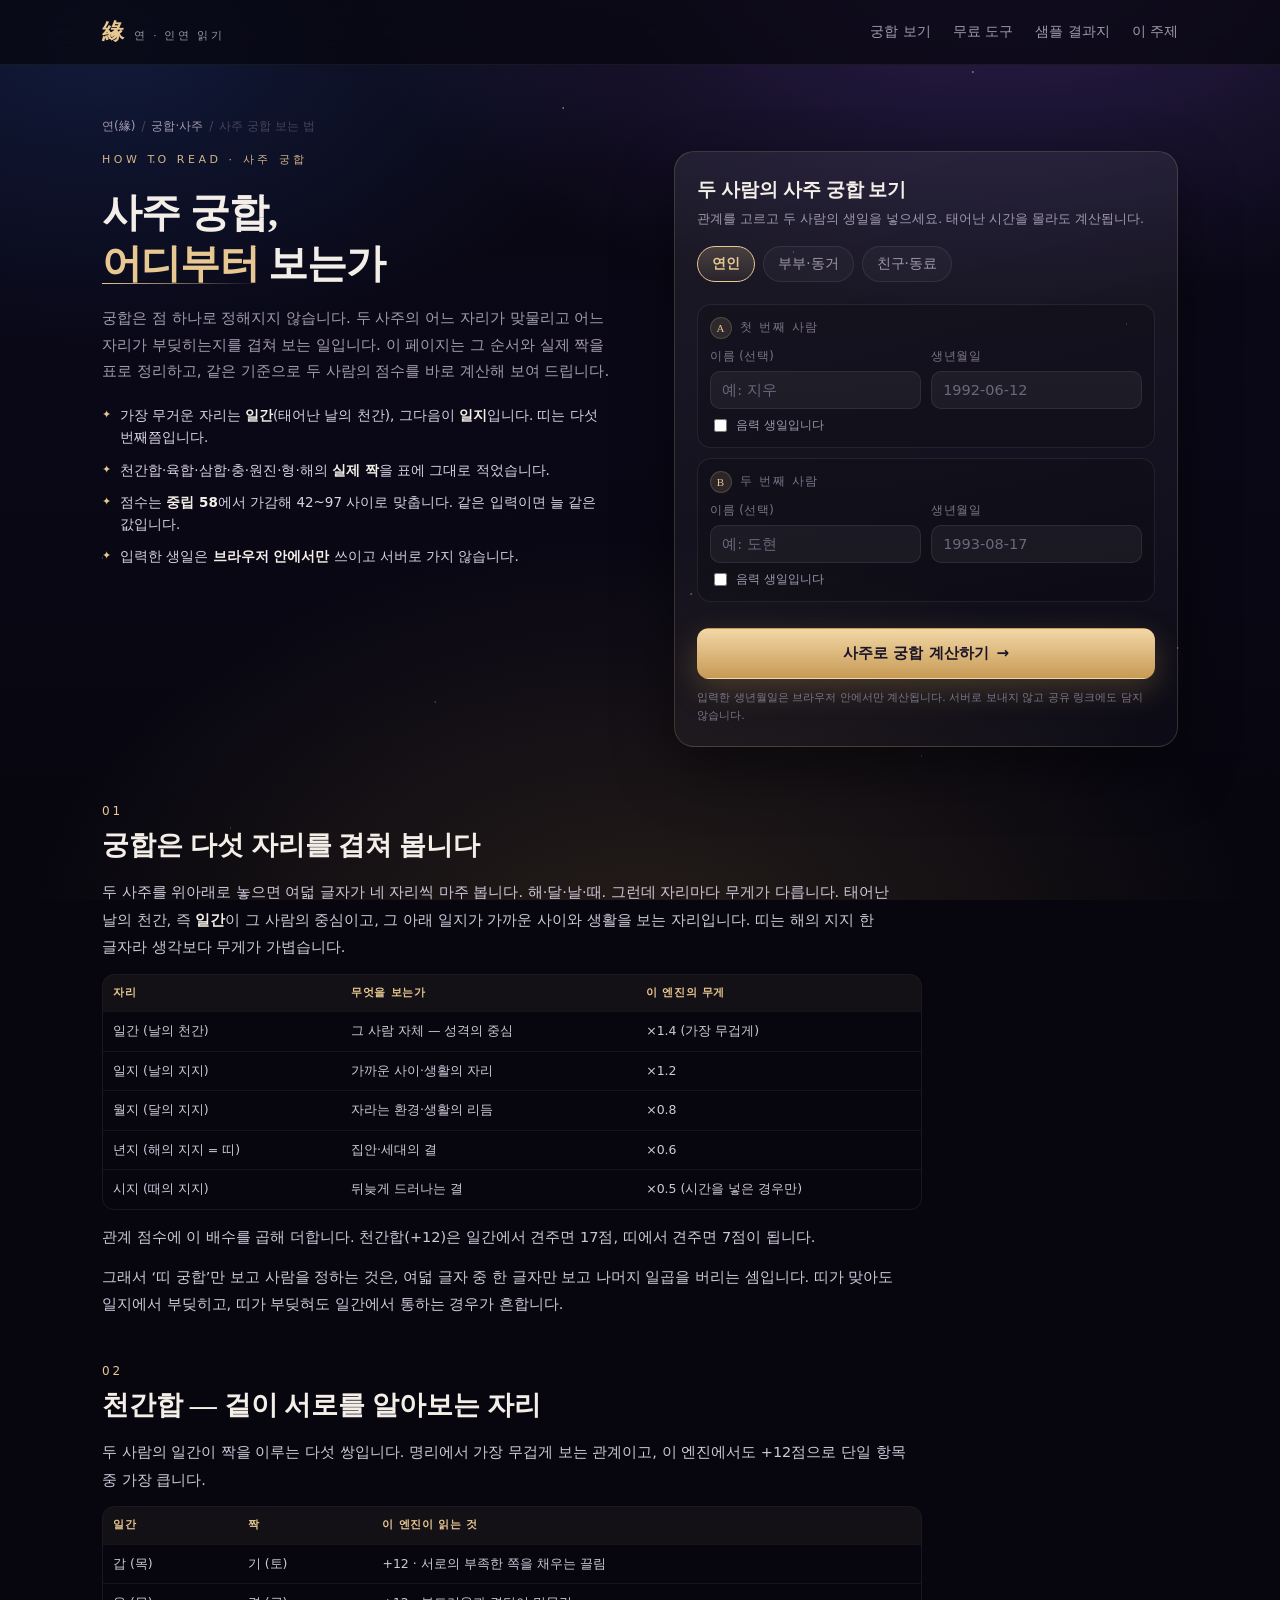
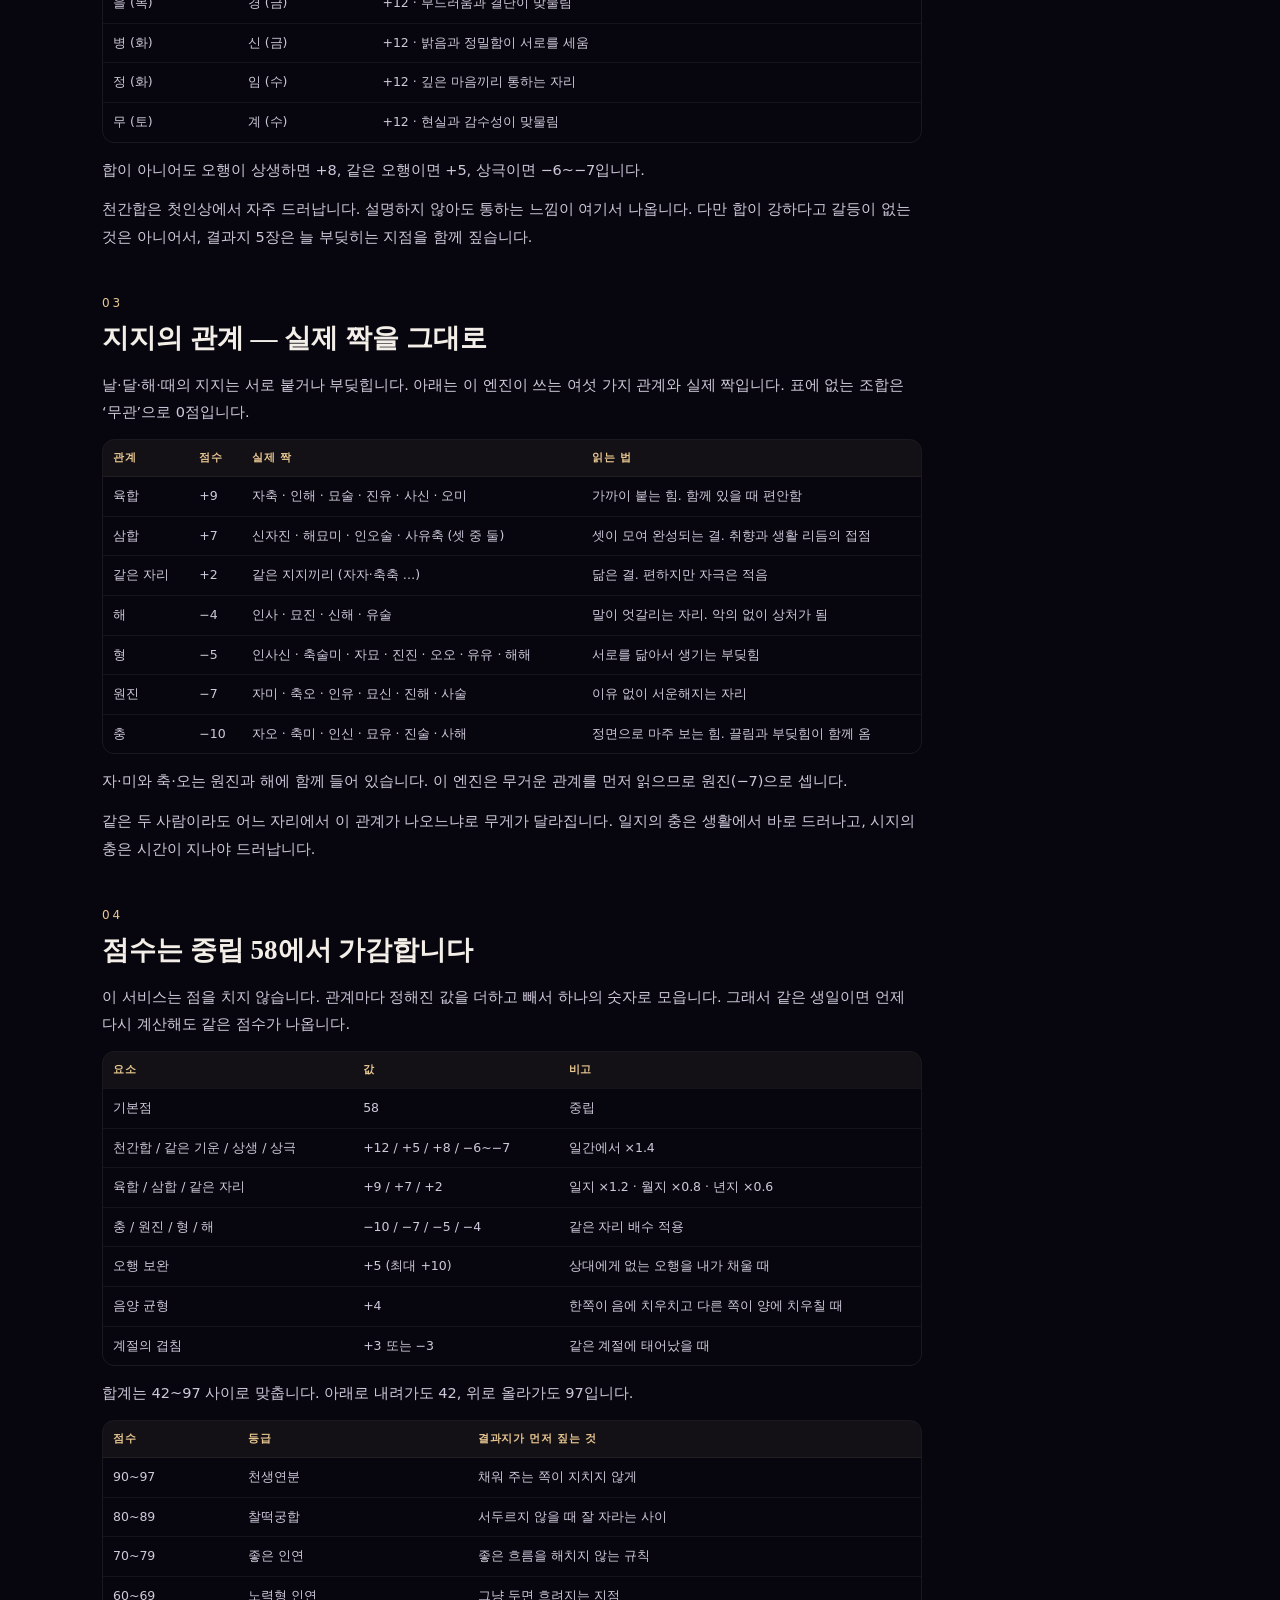
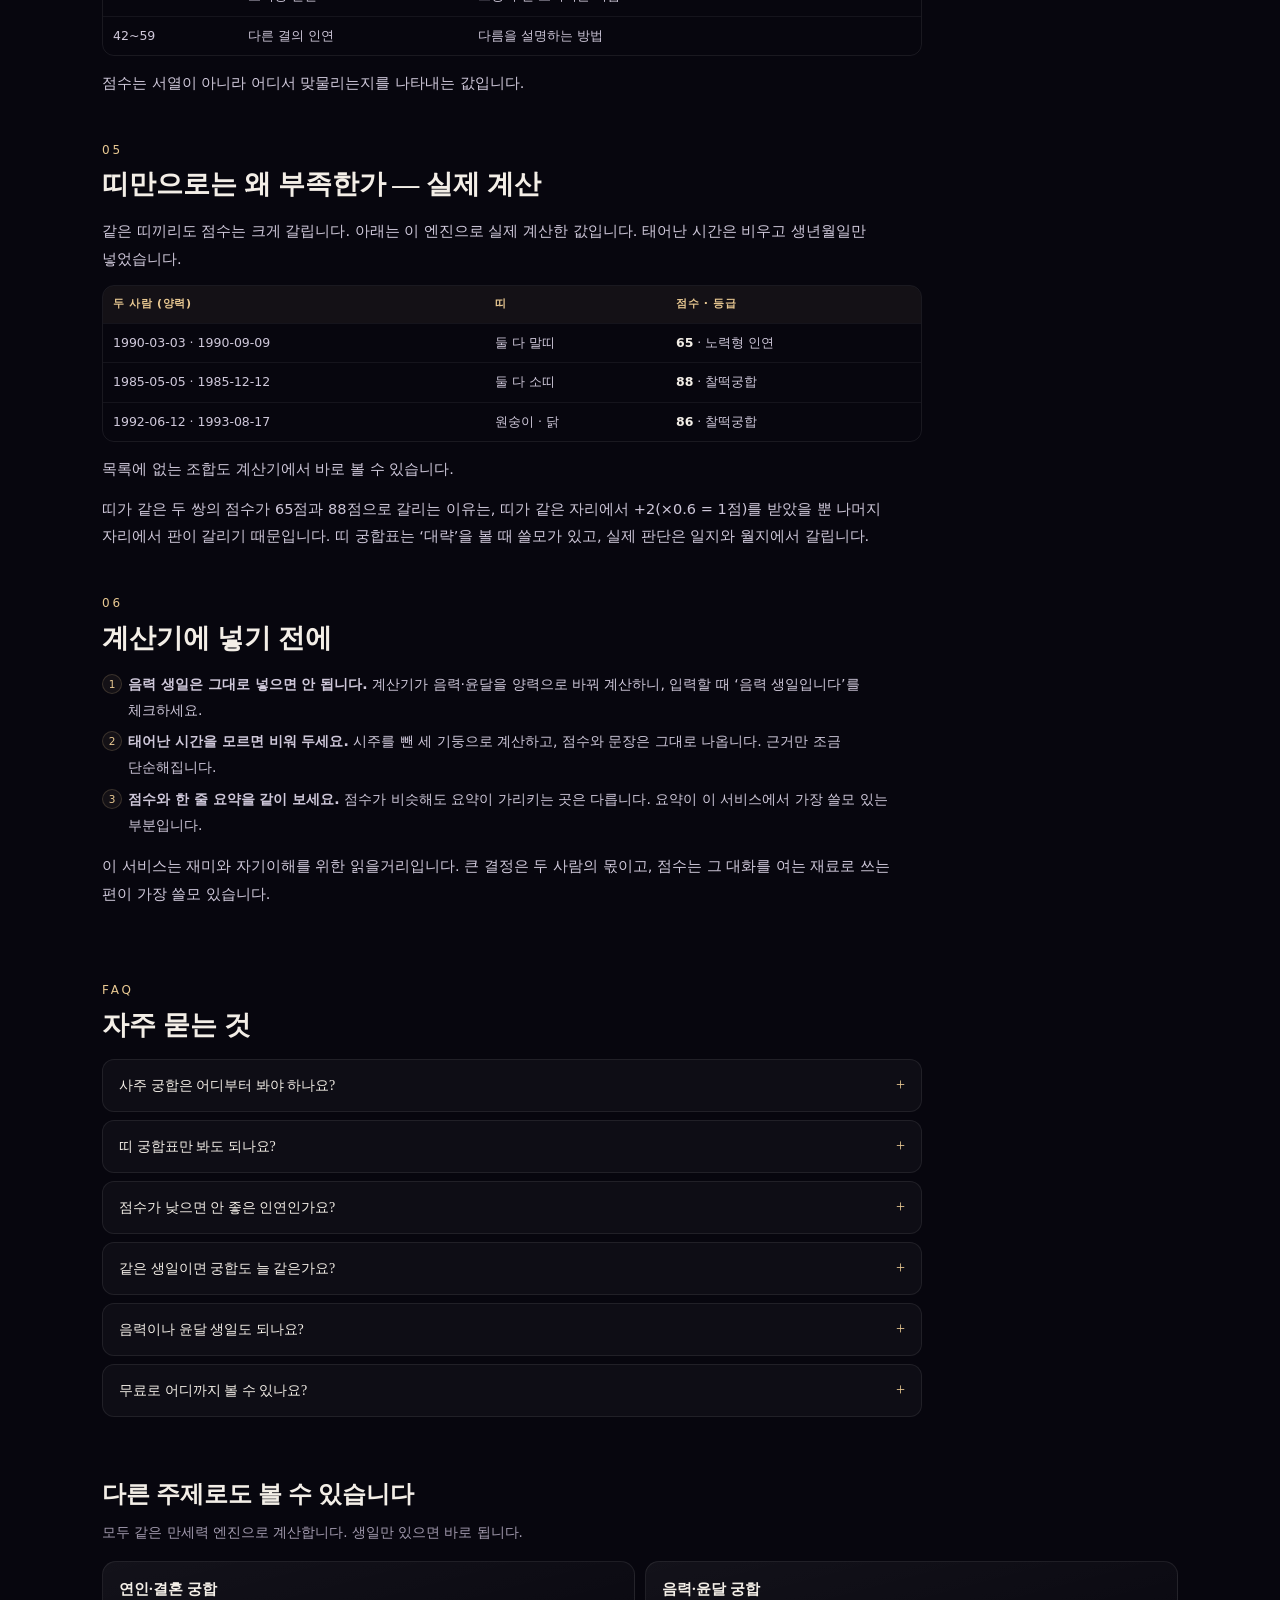
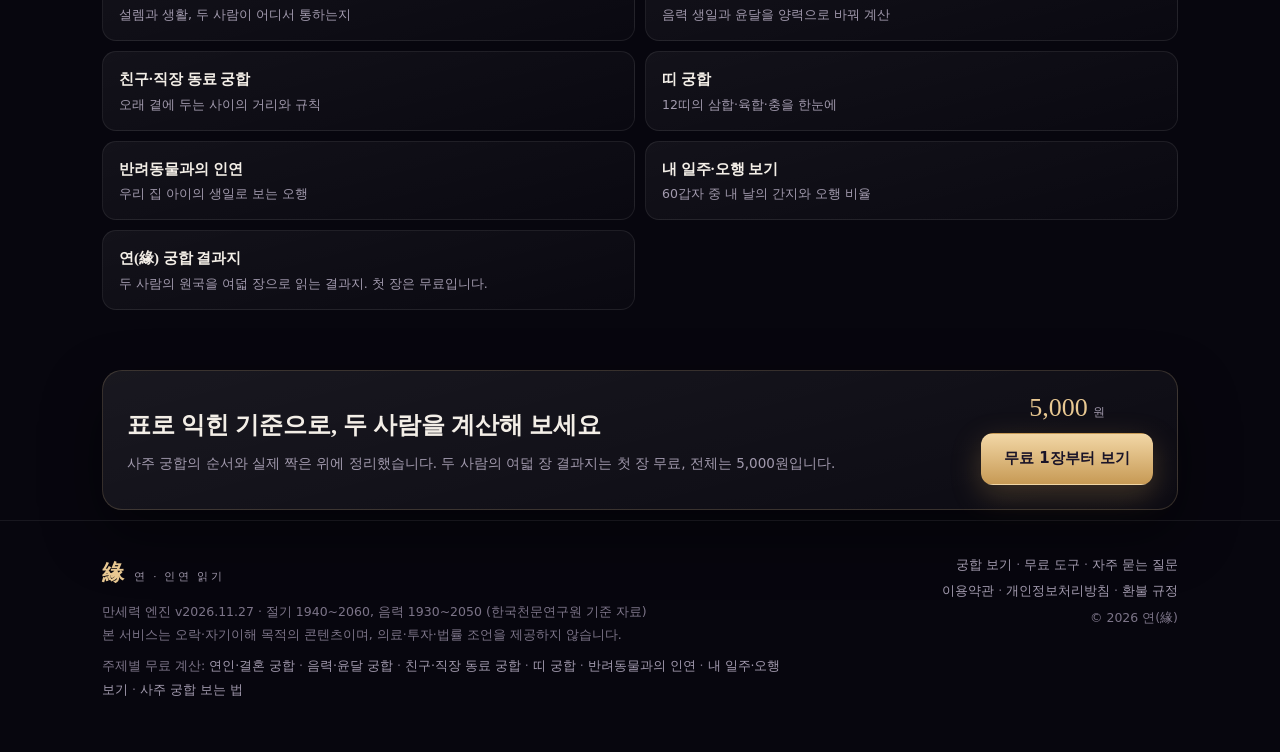
<file: gunghap-saju.html>
<!DOCTYPE html>
<html lang="ko">
<head>
<meta charset="utf-8">
<meta name="viewport" content="width=device-width, initial-scale=1, viewport-fit=cover">
<title>사주 궁합 보는 법 — 일간·일지·띠, 어디부터 보나 | 연(緣)</title>
<meta name="description" content="사주 궁합은 어디부터 볼까요. 일간·일지·월지·띠의 순서와 무게, 천간합·육합·삼합·충·원진·형·해의 실제 짝을 표로 정리했습니다. 생일만 넣으면 같은 기준으로 두 사람의 점수를 계산합니다.">
<meta name="robots" content="index,follow">
<link rel="canonical" href="https://chlrhkdwns12-boop.github.io/yeon-compatibility/gunghap-saju.html">

<meta property="og:title" content="사주 궁합 보는 법 — 일간·일지·띠, 어디부터 보나 | 연(緣)">
<meta property="og:description" content="사주 궁합은 어디부터 볼까요. 일간·일지·월지·띠의 순서와 무게, 천간합·육합·삼합·충·원진·형·해의 실제 짝을 표로 정리했습니다. 생일만 넣으면 같은 기준으로 두 사람의 점수를 계산합니다.">
<meta property="og:type" content="article">
<meta property="og:url" content="https://chlrhkdwns12-boop.github.io/yeon-compatibility/gunghap-saju.html">
<meta property="og:site_name" content="연(緣) — 두 사람의 인연 읽기">
<meta property="og:locale" content="ko_KR">
<meta property="og:image" content="https://chlrhkdwns12-boop.github.io/yeon-compatibility/assets/og/gunghap-saju.png">
<meta property="og:image:type" content="image/png">
<meta property="og:image:width" content="1200">
<meta property="og:image:height" content="630">
<meta property="og:image:alt" content="사주 궁합 보는 법 — 연(緣)">
<meta name="twitter:card" content="summary_large_image">
<meta name="twitter:title" content="사주 궁합 보는 법 — 일간·일지·띠, 어디부터 보나 | 연(緣)">
<meta name="twitter:description" content="사주 궁합은 어디부터 볼까요. 일간·일지·월지·띠의 순서와 무게, 천간합·육합·삼합·충·원진·형·해의 실제 짝을 표로 정리했습니다. 생일만 넣으면 같은 기준으로 두 사람의 점수를 계산합니다.">
<meta name="twitter:image" content="https://chlrhkdwns12-boop.github.io/yeon-compatibility/assets/og/gunghap-saju.png">

<meta name="theme-color" content="#07060E">
<link rel="icon" href="assets/favicon.svg" type="image/svg+xml">
<link rel="stylesheet" href="assets/css/app.css">
<link rel="stylesheet" href="assets/css/landing.css">
<script type="application/ld+json">
{
 "@context": "https://schema.org",
 "@graph": [
  {
   "@type": "WebPage",
   "@id": "https://chlrhkdwns12-boop.github.io/yeon-compatibility/gunghap-saju.html#page",
   "url": "https://chlrhkdwns12-boop.github.io/yeon-compatibility/gunghap-saju.html",
   "name": "사주 궁합 보는 법 — 일간·일지·띠, 어디부터 보나 | 연(緣)",
   "description": "사주 궁합은 어디부터 볼까요. 일간·일지·월지·띠의 순서와 무게, 천간합·육합·삼합·충·원진·형·해의 실제 짝을 표로 정리했습니다. 생일만 넣으면 같은 기준으로 두 사람의 점수를 계산합니다.",
   "inLanguage": "ko-KR",
   "isPartOf": {
    "@id": "https://chlrhkdwns12-boop.github.io/yeon-compatibility/#website"
   }
  },
  {
   "@type": "BreadcrumbList",
   "itemListElement": [
    {
     "@type": "ListItem",
     "position": 1,
     "name": "연(緣) — 두 사람의 인연 읽기",
     "item": "https://chlrhkdwns12-boop.github.io/yeon-compatibility/"
    },
    {
     "@type": "ListItem",
     "position": 2,
     "name": "사주 궁합 보는 법",
     "item": "https://chlrhkdwns12-boop.github.io/yeon-compatibility/gunghap-saju.html"
    }
   ]
  },
  {
   "@type": "FAQPage",
   "mainEntity": [
    {
     "@type": "Question",
     "name": "사주 궁합은 어디부터 봐야 하나요?",
     "acceptedAnswer": {
      "@type": "Answer",
      "text": "일간(날의 천간) → 일지 → 월지 → 띠(해의 지지) 순서입니다. 이 엔진도 같은 순서로 무게를 두고(×1.4 · ×1.2 · ×0.8 · ×0.6), 시간을 넣으면 시지(×0.5)가 더해집니다."
     }
    },
    {
     "@type": "Question",
     "name": "띠 궁합표만 봐도 되나요?",
     "acceptedAnswer": {
      "@type": "Answer",
      "text": "대략을 볼 때는 쓸모가 있습니다. 다만 띠는 여덟 글자 중 한 글자입니다. 같은 띠끼리도 65점과 88점으로 갈리는 것을 이 페이지의 실제 계산에서 확인할 수 있습니다."
     }
    },
    {
     "@type": "Question",
     "name": "점수가 낮으면 안 좋은 인연인가요?",
     "acceptedAnswer": {
      "@type": "Answer",
      "text": "아닙니다. 낮은 점수는 대개 다름이 크다는 뜻이고, 결과지는 그 다름을 다루는 방법으로 채워집니다. 결정은 두 사람의 몫입니다."
     }
    },
    {
     "@type": "Question",
     "name": "같은 생일이면 궁합도 늘 같은가요?",
     "acceptedAnswer": {
      "@type": "Answer",
      "text": "네. 난수를 쓰지 않아 같은 두 사람이면 언제 계산해도 같은 점수와 같은 문장이 나옵니다. 날짜가 바뀌어도 궁합 점수는 그대로입니다."
     }
    },
    {
     "@type": "Question",
     "name": "음력이나 윤달 생일도 되나요?",
     "acceptedAnswer": {
      "@type": "Answer",
      "text": "됩니다. 음력은 1930~2050년, 양력은 1930~2026년 생년월일을 계산합니다. 윤달은 따로 체크할 수 있습니다."
     }
    },
    {
     "@type": "Question",
     "name": "무료로 어디까지 볼 수 있나요?",
     "acceptedAnswer": {
      "@type": "Answer",
      "text": "두 사람의 생일을 넣으면 점수·등급·한 줄 요약·키워드·두 사람의 원국 표·점수를 만든 근거 전체를 무료로 봅니다. 나머지 일곱 장은 흐리게 잠겨 있고 구성과 첫 문단만 보입니다."
     }
    }
   ]
  }
 ]
}
</script>
</head>
<body>
<div class="sky" aria-hidden="true"></div>
<div class="stars" aria-hidden="true"></div>
<header class="topbar">
  <div class="wrap">
    <a class="brand" href="index.html"><b>緣</b><span>연 · 인연 읽기</span></a>
    <nav class="nav">
      <a href="index.html#fateForm">궁합 보기</a>
      <a href="index.html#tools">무료 도구</a>
      <a class="only-desktop" href="index.html#sample">샘플 결과지</a>
      <a class="only-desktop" href="gunghap-saju.html#top">이 주제</a>
    </nav>
  </div>
</header>

<main id="top">
  <section class="land">
    <div class="wrap">
      <nav class="crumb" aria-label="위치"><a href="index.html">연(緣)</a><span>/</span><a href="index.html#topics">궁합·사주</a><span>/</span><span>사주 궁합 보는 법</span></nav>
      <div class="land-grid">
        <div>
          <p class="eyebrow">How to read · 사주 궁합</p>
          <h1>사주 궁합,<br><em>어디부터</em> 보는가</h1>
          <p class="sub">궁합은 점 하나로 정해지지 않습니다. 두 사주의 어느 자리가 맞물리고 어느 자리가 부딪히는지를 겹쳐 보는 일입니다. 이 페이지는 그 순서와 실제 짝을 표로 정리하고, 같은 기준으로 두 사람의 점수를 바로 계산해 보여 드립니다.</p>
          <ul class="facts">
<li>가장 무거운 자리는 <b>일간</b>(태어난 날의 천간), 그다음이 <b>일지</b>입니다. 띠는 다섯 번째쯤입니다.</li>
<li>천간합·육합·삼합·충·원진·형·해의 <b>실제 짝</b>을 표에 그대로 적었습니다.</li>
<li>점수는 <b>중립 58</b>에서 가감해 42~97 사이로 맞춥니다. 같은 입력이면 늘 같은 값입니다.</li>
<li>입력한 생일은 <b>브라우저 안에서만</b> 쓰이고 서버로 가지 않습니다.</li>
          </ul>
        </div>
        <form class="card quick" id="landForm" novalidate>
  <h2>두 사람의 사주 궁합 보기</h2>
  <p class="qsub">관계를 고르고 두 사람의 생일을 넣으세요. 태어난 시간을 몰라도 계산됩니다.</p>
  <div class="rel-chips" id="landRels" role="group" aria-label="관계 선택"></div>
  <div class="rwrap" data-p="a">
    <div class="rhead"><span class="b">A</span><span>첫 번째 사람</span></div>
    <div class="row2">
      <div class="field"><label for="laName">이름 (선택)</label>
        <input id="laName" type="text" maxlength="12" placeholder="예: 지우" autocomplete="off"></div>
      <div class="field"><label for="laDate">생년월일</label>
        <input id="laDate" type="text" inputmode="numeric" placeholder="1992-06-12" maxlength="10" autocomplete="bday"></div>
    </div>
    <label class="chk"><input type="checkbox" id="laLunar"> 음력 생일입니다</label>
    <label class="chk" id="laLeapWrap" style="display:none"><input type="checkbox" id="laLeap"> 윤달입니다</label>
  </div>
  <div class="rwrap" data-p="b">
    <div class="rhead"><span class="b">B</span><span>두 번째 사람</span></div>
    <div class="row2">
      <div class="field"><label for="lbName">이름 (선택)</label>
        <input id="lbName" type="text" maxlength="12" placeholder="예: 도현" autocomplete="off"></div>
      <div class="field"><label for="lbDate">생년월일</label>
        <input id="lbDate" type="text" inputmode="numeric" placeholder="1993-08-17" maxlength="10" autocomplete="bday"></div>
    </div>
    <label class="chk"><input type="checkbox" id="lbLunar"> 음력 생일입니다</label>
    <label class="chk" id="lbLeapWrap" style="display:none"><input type="checkbox" id="lbLeap"> 윤달입니다</label>
  </div>
  <div class="err" id="landErr"></div>
  <div class="acts"><button class="btn primary" type="submit" id="landBtn">사주로 궁합 계산하기 <span aria-hidden="true">→</span></button></div>
  <p class="note">입력한 생년월일은 브라우저 안에서만 계산됩니다. 서버로 보내지 않고 공유 링크에도 담지 않습니다.</p>
  <div class="land-out" id="landOut" aria-live="polite"></div>
</form>
      </div>
    </div>
  </section>

  <section class="land-body">
    <div class="wrap">
<div class="land-sec"><h2><span class="n">01</span>궁합은 다섯 자리를 겹쳐 봅니다</h2>

<p>두 사주를 위아래로 놓으면 여덟 글자가 네 자리씩 마주 봅니다. 해·달·날·때. 그런데 자리마다 무게가 다릅니다. 태어난 날의 천간, 즉 <strong>일간</strong>이 그 사람의 중심이고, 그 아래 일지가 가까운 사이와 생활을 보는 자리입니다. 띠는 해의 지지 한 글자라 생각보다 무게가 가볍습니다.</p>
<div class="ltable-wrap"><table class="ltable"><thead><tr><th>자리</th><th>무엇을 보는가</th><th>이 엔진의 무게</th></tr></thead><tbody><tr><td>일간 (날의 천간)</td><td>그 사람 자체 — 성격의 중심</td><td>×1.4 (가장 무겁게)</td></tr><tr><td>일지 (날의 지지)</td><td>가까운 사이·생활의 자리</td><td>×1.2</td></tr><tr><td>월지 (달의 지지)</td><td>자라는 환경·생활의 리듬</td><td>×0.8</td></tr><tr><td>년지 (해의 지지 = 띠)</td><td>집안·세대의 결</td><td>×0.6</td></tr><tr><td>시지 (때의 지지)</td><td>뒤늦게 드러나는 결</td><td>×0.5 (시간을 넣은 경우만)</td></tr></tbody></table></div><p class="land-cap">관계 점수에 이 배수를 곱해 더합니다. 천간합(+12)은 일간에서 견주면 17점, 띠에서 견주면 7점이 됩니다.</p>
<p>그래서 ‘띠 궁합’만 보고 사람을 정하는 것은, 여덟 글자 중 한 글자만 보고 나머지 일곱을 버리는 셈입니다. 띠가 맞아도 일지에서 부딪히고, 띠가 부딪혀도 일간에서 통하는 경우가 흔합니다.</p>
</div>
<div class="land-sec"><h2><span class="n">02</span>천간합 — 겉이 서로를 알아보는 자리</h2>

<p>두 사람의 일간이 짝을 이루는 다섯 쌍입니다. 명리에서 가장 무겁게 보는 관계이고, 이 엔진에서도 +12점으로 단일 항목 중 가장 큽니다.</p>
<div class="ltable-wrap"><table class="ltable"><thead><tr><th>일간</th><th>짝</th><th>이 엔진이 읽는 것</th></tr></thead><tbody><tr><td>갑 (목)</td><td>기 (토)</td><td>+12 · 서로의 부족한 쪽을 채우는 끌림</td></tr><tr><td>을 (목)</td><td>경 (금)</td><td>+12 · 부드러움과 결단이 맞물림</td></tr><tr><td>병 (화)</td><td>신 (금)</td><td>+12 · 밝음과 정밀함이 서로를 세움</td></tr><tr><td>정 (화)</td><td>임 (수)</td><td>+12 · 깊은 마음끼리 통하는 자리</td></tr><tr><td>무 (토)</td><td>계 (수)</td><td>+12 · 현실과 감수성이 맞물림</td></tr></tbody></table></div><p class="land-cap">합이 아니어도 오행이 상생하면 +8, 같은 오행이면 +5, 상극이면 −6~−7입니다.</p>
<p>천간합은 첫인상에서 자주 드러납니다. 설명하지 않아도 통하는 느낌이 여기서 나옵니다. 다만 합이 강하다고 갈등이 없는 것은 아니어서, 결과지 5장은 늘 부딪히는 지점을 함께 짚습니다.</p>
</div>
<div class="land-sec"><h2><span class="n">03</span>지지의 관계 — 실제 짝을 그대로</h2>

<p>날·달·해·때의 지지는 서로 붙거나 부딪힙니다. 아래는 이 엔진이 쓰는 여섯 가지 관계와 실제 짝입니다. 표에 없는 조합은 ‘무관’으로 0점입니다.</p>
<div class="ltable-wrap"><table class="ltable"><thead><tr><th>관계</th><th>점수</th><th>실제 짝</th><th>읽는 법</th></tr></thead><tbody><tr><td>육합</td><td>+9</td><td>자축 · 인해 · 묘술 · 진유 · 사신 · 오미</td><td>가까이 붙는 힘. 함께 있을 때 편안함</td></tr><tr><td>삼합</td><td>+7</td><td>신자진 · 해묘미 · 인오술 · 사유축 (셋 중 둘)</td><td>셋이 모여 완성되는 결. 취향과 생활 리듬의 접점</td></tr><tr><td>같은 자리</td><td>+2</td><td>같은 지지끼리 (자자·축축 …)</td><td>닮은 결. 편하지만 자극은 적음</td></tr><tr><td>해</td><td>−4</td><td>인사 · 묘진 · 신해 · 유술</td><td>말이 엇갈리는 자리. 악의 없이 상처가 됨</td></tr><tr><td>형</td><td>−5</td><td>인사신 · 축술미 · 자묘 · 진진 · 오오 · 유유 · 해해</td><td>서로를 닮아서 생기는 부딪힘</td></tr><tr><td>원진</td><td>−7</td><td>자미 · 축오 · 인유 · 묘신 · 진해 · 사술</td><td>이유 없이 서운해지는 자리</td></tr><tr><td>충</td><td>−10</td><td>자오 · 축미 · 인신 · 묘유 · 진술 · 사해</td><td>정면으로 마주 보는 힘. 끌림과 부딪힘이 함께 옴</td></tr></tbody></table></div><p class="land-cap">자·미와 축·오는 원진과 해에 함께 들어 있습니다. 이 엔진은 무거운 관계를 먼저 읽으므로 원진(−7)으로 셉니다.</p>
<p>같은 두 사람이라도 어느 자리에서 이 관계가 나오느냐로 무게가 달라집니다. 일지의 충은 생활에서 바로 드러나고, 시지의 충은 시간이 지나야 드러납니다.</p>
</div>
<div class="land-sec"><h2><span class="n">04</span>점수는 중립 58에서 가감합니다</h2>

<p>이 서비스는 점을 치지 않습니다. 관계마다 정해진 값을 더하고 빼서 하나의 숫자로 모읍니다. 그래서 같은 생일이면 언제 다시 계산해도 같은 점수가 나옵니다.</p>
<div class="ltable-wrap"><table class="ltable"><thead><tr><th>요소</th><th>값</th><th>비고</th></tr></thead><tbody><tr><td>기본점</td><td>58</td><td>중립</td></tr><tr><td>천간합 / 같은 기운 / 상생 / 상극</td><td>+12 / +5 / +8 / −6~−7</td><td>일간에서 ×1.4</td></tr><tr><td>육합 / 삼합 / 같은 자리</td><td>+9 / +7 / +2</td><td>일지 ×1.2 · 월지 ×0.8 · 년지 ×0.6</td></tr><tr><td>충 / 원진 / 형 / 해</td><td>−10 / −7 / −5 / −4</td><td>같은 자리 배수 적용</td></tr><tr><td>오행 보완</td><td>+5 (최대 +10)</td><td>상대에게 없는 오행을 내가 채울 때</td></tr><tr><td>음양 균형</td><td>+4</td><td>한쪽이 음에 치우치고 다른 쪽이 양에 치우칠 때</td></tr><tr><td>계절의 겹침</td><td>+3 또는 −3</td><td>같은 계절에 태어났을 때</td></tr></tbody></table></div><p class="land-cap">합계는 42~97 사이로 맞춥니다. 아래로 내려가도 42, 위로 올라가도 97입니다.</p><div class="ltable-wrap"><table class="ltable"><thead><tr><th>점수</th><th>등급</th><th>결과지가 먼저 짚는 것</th></tr></thead><tbody><tr><td>90~97</td><td>천생연분</td><td>채워 주는 쪽이 지치지 않게</td></tr><tr><td>80~89</td><td>찰떡궁합</td><td>서두르지 않을 때 잘 자라는 사이</td></tr><tr><td>70~79</td><td>좋은 인연</td><td>좋은 흐름을 해치지 않는 규칙</td></tr><tr><td>60~69</td><td>노력형 인연</td><td>그냥 두면 흐려지는 지점</td></tr><tr><td>42~59</td><td>다른 결의 인연</td><td>다름을 설명하는 방법</td></tr></tbody></table></div><p class="land-cap">점수는 서열이 아니라 어디서 맞물리는지를 나타내는 값입니다.</p>
</div>
<div class="land-sec"><h2><span class="n">05</span>띠만으로는 왜 부족한가 — 실제 계산</h2>

<p>같은 띠끼리도 점수는 크게 갈립니다. 아래는 이 엔진으로 실제 계산한 값입니다. 태어난 시간은 비우고 생년월일만 넣었습니다.</p>
<div class="ltable-wrap"><table class="ltable"><thead><tr><th>두 사람 (양력)</th><th>띠</th><th>점수 · 등급</th></tr></thead><tbody><tr><td>1990-03-03 · 1990-09-09</td><td>둘 다 말띠</td><td><b>65</b> · 노력형 인연</td></tr><tr><td>1985-05-05 · 1985-12-12</td><td>둘 다 소띠</td><td><b>88</b> · 찰떡궁합</td></tr><tr><td>1992-06-12 · 1993-08-17</td><td>원숭이 · 닭</td><td><b>86</b> · 찰떡궁합</td></tr></tbody></table></div><p class="land-cap">목록에 없는 조합도 계산기에서 바로 볼 수 있습니다.</p>
<p>띠가 같은 두 쌍의 점수가 65점과 88점으로 갈리는 이유는, 띠가 같은 자리에서 +2(×0.6 = 1점)를 받았을 뿐 나머지 자리에서 판이 갈리기 때문입니다. 띠 궁합표는 ‘대략’을 볼 때 쓸모가 있고, 실제 판단은 일지와 월지에서 갈립니다.</p>
</div>
<div class="land-sec"><h2><span class="n">06</span>계산기에 넣기 전에</h2>

<ol>
<li><b>음력 생일은 그대로 넣으면 안 됩니다.</b> 계산기가 음력·윤달을 양력으로 바꿔 계산하니, 입력할 때 ‘음력 생일입니다’를 체크하세요.</li>
<li><b>태어난 시간을 모르면 비워 두세요.</b> 시주를 뺀 세 기둥으로 계산하고, 점수와 문장은 그대로 나옵니다. 근거만 조금 단순해집니다.</li>
<li><b>점수와 한 줄 요약을 같이 보세요.</b> 점수가 비슷해도 요약이 가리키는 곳은 다릅니다. 요약이 이 서비스에서 가장 쓸모 있는 부분입니다.</li>
</ol>
<p>이 서비스는 재미와 자기이해를 위한 읽을거리입니다. 큰 결정은 두 사람의 몫이고, 점수는 그 대화를 여는 재료로 쓰는 편이 가장 쓸모 있습니다.</p>
</div>
    </div>
  </section>

  <section class="land-faq">
    <div class="wrap">
      <div class="land-sec" style="margin-bottom:0">
        <h2><span class="n">FAQ</span>자주 묻는 것</h2>
        <div class="land-faq-list">
<details class="qa"><summary>사주 궁합은 어디부터 봐야 하나요?</summary><p>일간(날의 천간) → 일지 → 월지 → 띠(해의 지지) 순서입니다. 이 엔진도 같은 순서로 무게를 두고(×1.4 · ×1.2 · ×0.8 · ×0.6), 시간을 넣으면 시지(×0.5)가 더해집니다.</p></details>
<details class="qa"><summary>띠 궁합표만 봐도 되나요?</summary><p>대략을 볼 때는 쓸모가 있습니다. 다만 띠는 여덟 글자 중 한 글자입니다. 같은 띠끼리도 65점과 88점으로 갈리는 것을 이 페이지의 실제 계산에서 확인할 수 있습니다.</p></details>
<details class="qa"><summary>점수가 낮으면 안 좋은 인연인가요?</summary><p>아닙니다. 낮은 점수는 대개 다름이 크다는 뜻이고, 결과지는 그 다름을 다루는 방법으로 채워집니다. 결정은 두 사람의 몫입니다.</p></details>
<details class="qa"><summary>같은 생일이면 궁합도 늘 같은가요?</summary><p>네. 난수를 쓰지 않아 같은 두 사람이면 언제 계산해도 같은 점수와 같은 문장이 나옵니다. 날짜가 바뀌어도 궁합 점수는 그대로입니다.</p></details>
<details class="qa"><summary>음력이나 윤달 생일도 되나요?</summary><p>됩니다. 음력은 1930~2050년, 양력은 1930~2026년 생년월일을 계산합니다. 윤달은 따로 체크할 수 있습니다.</p></details>
<details class="qa"><summary>무료로 어디까지 볼 수 있나요?</summary><p>두 사람의 생일을 넣으면 점수·등급·한 줄 요약·키워드·두 사람의 원국 표·점수를 만든 근거 전체를 무료로 봅니다. 나머지 일곱 장은 흐리게 잠겨 있고 구성과 첫 문단만 보입니다.</p></details>
        </div>
      </div>
    </div>
  </section>

<section class="land-links"><div class="wrap"><h2>다른 주제로도 볼 수 있습니다</h2><p class="lead">모두 같은 만세력 엔진으로 계산합니다. 생일만 있으면 바로 됩니다.</p><div class="link-grid"><a class="link-card" href="gunghap-couple.html"><b>연인·결혼 궁합</b><span>설렘과 생활, 두 사람이 어디서 통하는지</span></a><a class="link-card" href="gunghap-lunar.html"><b>음력·윤달 궁합</b><span>음력 생일과 윤달을 양력으로 바꿔 계산</span></a><a class="link-card" href="gunghap-friend.html"><b>친구·직장 동료 궁합</b><span>오래 곁에 두는 사이의 거리와 규칙</span></a><a class="link-card" href="gunghap-ddi.html"><b>띠 궁합</b><span>12띠의 삼합·육합·충을 한눈에</span></a><a class="link-card" href="gunghap-pet.html"><b>반려동물과의 인연</b><span>우리 집 아이의 생일로 보는 오행</span></a><a class="link-card" href="saju-ilju.html"><b>내 일주·오행 보기</b><span>60갑자 중 내 날의 간지와 오행 비율</span></a><a class="link-card" href="index.html#fateForm"><b>연(緣) 궁합 결과지</b><span>두 사람의 원국을 여덟 장으로 읽는 결과지. 첫 장은 무료입니다.</span></a></div></div></section>
<section class="land-cta"><div class="wrap"><div class="card">
  <div><h2>표로 익힌 기준으로, 두 사람을 계산해 보세요</h2><p>사주 궁합의 순서와 실제 짝은 위에 정리했습니다. 두 사람의 여덟 장 결과지는 첫 장 무료, 전체는 5,000원입니다.</p></div>
  <div class="center"><div class="price">5,000<small>원</small></div>
  <a class="btn primary" href="index.html#fateForm" style="margin-top:12px">무료 1장부터 보기</a></div>
</div></div></section>
</main>

<footer>
  <div class="wrap">
    <div>
      <div class="brand" style="margin-bottom:8px"><b>緣</b><span>연 · 인연 읽기</span></div>
      <div class="fine">만세력 엔진 v2026.11.27 · 절기 1940~2060, 음력 1930~2050 (한국천문연구원 기준 자료)<br>
      본 서비스는 오락·자기이해 목적의 콘텐츠이며, 의료·투자·법률 조언을 제공하지 않습니다.</div>
      <div class="sitelinks">주제별 무료 계산: <a href="gunghap-couple.html">연인·결혼 궁합</a> · <a href="gunghap-lunar.html">음력·윤달 궁합</a> · <a href="gunghap-friend.html">친구·직장 동료 궁합</a> · <a href="gunghap-ddi.html">띠 궁합</a> · <a href="gunghap-pet.html">반려동물과의 인연</a> · <a href="saju-ilju.html">내 일주·오행 보기</a> · <a href="gunghap-saju.html">사주 궁합 보는 법</a></div>
    </div>
    <div style="text-align:right">
      <div><a href="index.html#fateForm">궁합 보기</a> · <a href="index.html#tools">무료 도구</a> · <a href="index.html#faq">자주 묻는 질문</a></div>
      <div style="margin-top:6px"><a href="terms.html">이용약관</a> · <a href="privacy.html">개인정보처리방침</a> · <a href="terms.html#refund">환불 규정</a></div>
      <div style="margin-top:6px">© 2026 연(緣)</div>
    </div>
  </div>
</footer>

<script src="assets/js/config.js"></script>
<script src="assets/js/data-jeolgi.js"></script>
<script src="assets/js/data-lunar.js"></script>
<script src="assets/js/engine.js"></script>
<script src="assets/js/content.js"></script>
<script src="assets/js/report.js"></script>
<script>
window.LANDING = {"mode": "pair", "rel": "연인", "rels": [{"key": "연인", "base": "연인", "label": "연인"}, {"key": "부부", "base": "부부", "label": "부부·동거"}, {"key": "친구", "base": "친구", "label": "친구·동료"}], "nameA": "나", "nameB": "상대"};
</script>
<script src="assets/js/landing.js"></script>
</body>
</html>
</file>
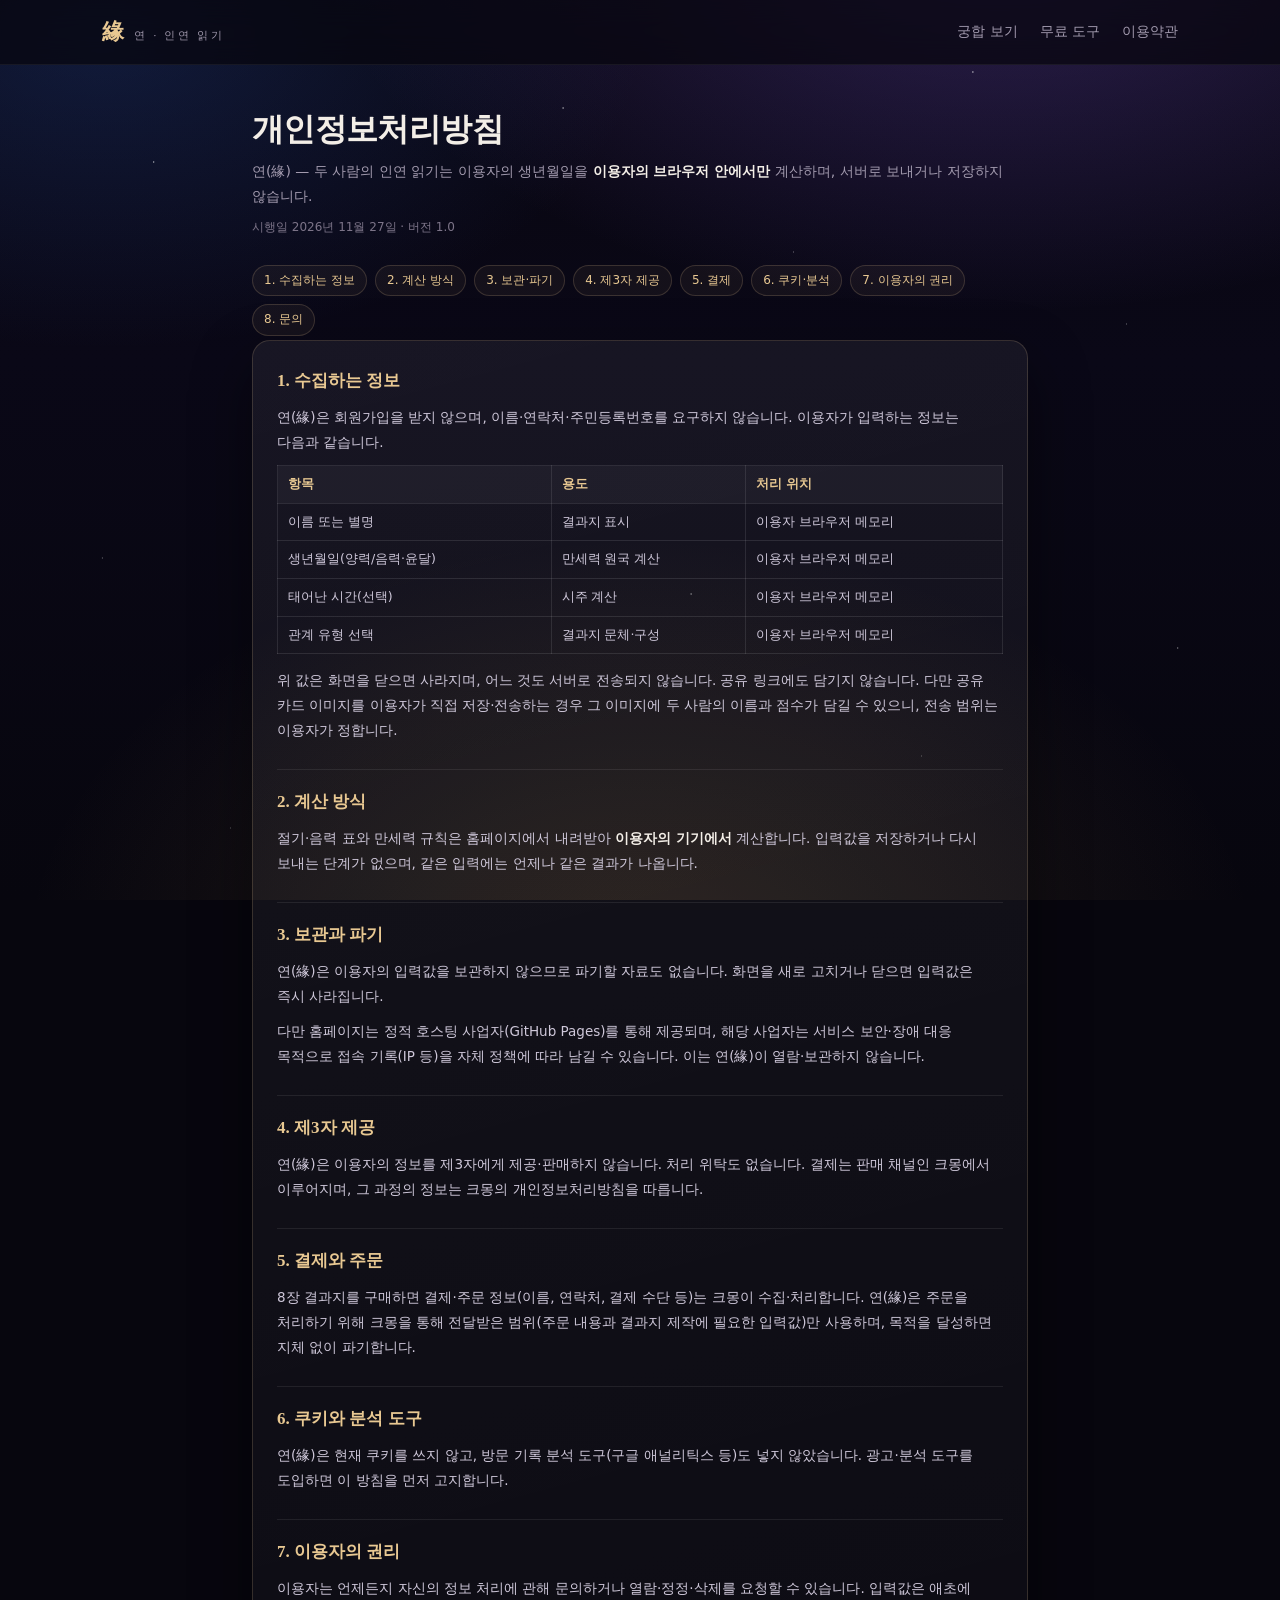
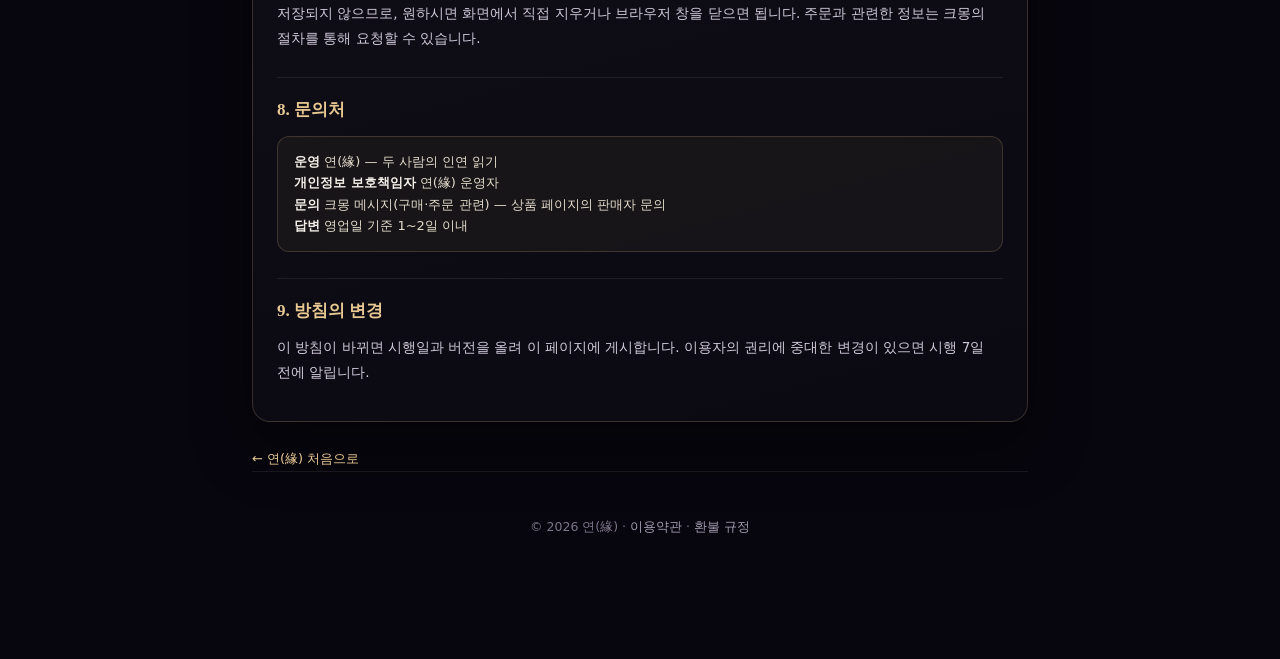
<file: privacy.html>
<!DOCTYPE html>
<html lang="ko">
<head>
<meta charset="utf-8">
<meta name="viewport" content="width=device-width, initial-scale=1, viewport-fit=cover">
<title>개인정보처리방침 — 연(緣)</title>
<meta name="description" content="연(緣)은 생년월일을 브라우저 안에서만 계산하고 서버로 보내지 않습니다. 개인정보처리방침 전문입니다.">
<meta name="theme-color" content="#07060E">
<meta name="robots" content="index,follow">
<link rel="icon" href="assets/favicon.svg" type="image/svg+xml">
<link rel="stylesheet" href="assets/css/app.css">
</head>
<body>
<div class="sky" aria-hidden="true"></div>
<div class="stars" aria-hidden="true"></div>

<header class="topbar">
  <div class="wrap">
    <a class="brand" href="index.html"><b>緣</b><span>연 · 인연 읽기</span></a>
    <nav class="nav">
      <a href="index.html#read">궁합 보기</a>
      <a href="index.html#tools">무료 도구</a>
      <a href="terms.html">이용약관</a>
    </nav>
  </div>
</header>

<main class="doc">
  <div class="wrap doc-wrap">
    <h1>개인정보처리방침</h1>
    <p class="doc-lead">연(緣) — 두 사람의 인연 읽기는 이용자의 생년월일을 <strong>이용자의 브라우저 안에서만</strong> 계산하며, 서버로 보내거나 저장하지 않습니다.</p>
    <p class="doc-meta">시행일 2026년 11월 27일 · 버전 1.0</p>

    <div class="toc">
      <a href="#p1">1. 수집하는 정보</a>
      <a href="#p2">2. 계산 방식</a>
      <a href="#p3">3. 보관·파기</a>
      <a href="#p4">4. 제3자 제공</a>
      <a href="#p5">5. 결제</a>
      <a href="#p6">6. 쿠키·분석</a>
      <a href="#p7">7. 이용자의 권리</a>
      <a href="#p8">8. 문의</a>
    </div>

    <div class="panel">
      <h2 id="p1">1. 수집하는 정보</h2>
      <p>연(緣)은 회원가입을 받지 않으며, 이름·연락처·주민등록번호를 요구하지 않습니다. 이용자가 입력하는 정보는 다음과 같습니다.</p>
      <table>
        <tr><th>항목</th><th>용도</th><th>처리 위치</th></tr>
        <tr><td>이름 또는 별명</td><td>결과지 표시</td><td>이용자 브라우저 메모리</td></tr>
        <tr><td>생년월일(양력/음력·윤달)</td><td>만세력 원국 계산</td><td>이용자 브라우저 메모리</td></tr>
        <tr><td>태어난 시간(선택)</td><td>시주 계산</td><td>이용자 브라우저 메모리</td></tr>
        <tr><td>관계 유형 선택</td><td>결과지 문체·구성</td><td>이용자 브라우저 메모리</td></tr>
      </table>
      <p>위 값은 화면을 닫으면 사라지며, 어느 것도 서버로 전송되지 않습니다. 공유 링크에도 담기지 않습니다. 다만 공유 카드 이미지를 이용자가 직접 저장·전송하는 경우 그 이미지에 두 사람의 이름과 점수가 담길 수 있으니, 전송 범위는 이용자가 정합니다.</p>

      <h2 id="p2">2. 계산 방식</h2>
      <p>절기·음력 표와 만세력 규칙은 홈페이지에서 내려받아 <strong>이용자의 기기에서</strong> 계산합니다. 입력값을 저장하거나 다시 보내는 단계가 없으며, 같은 입력에는 언제나 같은 결과가 나옵니다.</p>

      <h2 id="p3">3. 보관과 파기</h2>
      <p>연(緣)은 이용자의 입력값을 보관하지 않으므로 파기할 자료도 없습니다. 화면을 새로 고치거나 닫으면 입력값은 즉시 사라집니다.</p>
      <p>다만 홈페이지는 정적 호스팅 사업자(GitHub Pages)를 통해 제공되며, 해당 사업자는 서비스 보안·장애 대응 목적으로 접속 기록(IP 등)을 자체 정책에 따라 남길 수 있습니다. 이는 연(緣)이 열람·보관하지 않습니다.</p>

      <h2 id="p4">4. 제3자 제공</h2>
      <p>연(緣)은 이용자의 정보를 제3자에게 제공·판매하지 않습니다. 처리 위탁도 없습니다. 결제는 판매 채널인 크몽에서 이루어지며, 그 과정의 정보는 크몽의 개인정보처리방침을 따릅니다.</p>

      <h2 id="p5">5. 결제와 주문</h2>
      <p>8장 결과지를 구매하면 결제·주문 정보(이름, 연락처, 결제 수단 등)는 크몽이 수집·처리합니다. 연(緣)은 주문을 처리하기 위해 크몽을 통해 전달받은 범위(주문 내용과 결과지 제작에 필요한 입력값)만 사용하며, 목적을 달성하면 지체 없이 파기합니다.</p>

      <h2 id="p6">6. 쿠키와 분석 도구</h2>
      <p>연(緣)은 현재 쿠키를 쓰지 않고, 방문 기록 분석 도구(구글 애널리틱스 등)도 넣지 않았습니다. 광고·분석 도구를 도입하면 이 방침을 먼저 고지합니다.</p>

      <h2 id="p7">7. 이용자의 권리</h2>
      <p>이용자는 언제든지 자신의 정보 처리에 관해 문의하거나 열람·정정·삭제를 요청할 수 있습니다. 입력값은 애초에 저장되지 않으므로, 원하시면 화면에서 직접 지우거나 브라우저 창을 닫으면 됩니다. 주문과 관련한 정보는 크몽의 절차를 통해 요청할 수 있습니다.</p>

      <h2 id="p8">8. 문의처</h2>
      <div class="box">
        <strong>운영</strong> 연(緣) — 두 사람의 인연 읽기<br>
        <strong>개인정보 보호책임자</strong> 연(緣) 운영자<br>
        <strong>문의</strong> 크몽 메시지(구매·주문 관련) — 상품 페이지의 판매자 문의<br>
        <strong>답변</strong> 영업일 기준 1~2일 이내
      </div>

      <h2>9. 방침의 변경</h2>
      <p>이 방침이 바뀌면 시행일과 버전을 올려 이 페이지에 게시합니다. 이용자의 권리에 중대한 변경이 있으면 시행 7일 전에 알립니다.</p>
    </div>

    <a class="back" href="index.html">← 연(緣) 처음으로</a>
    <footer>
      <div class="fine" style="max-width:none">© 2026 연(緣) · <a href="terms.html">이용약관</a> · <a href="terms.html#refund">환불 규정</a></div>
    </footer>
  </div>
</main>
</body>
</html>
</file>
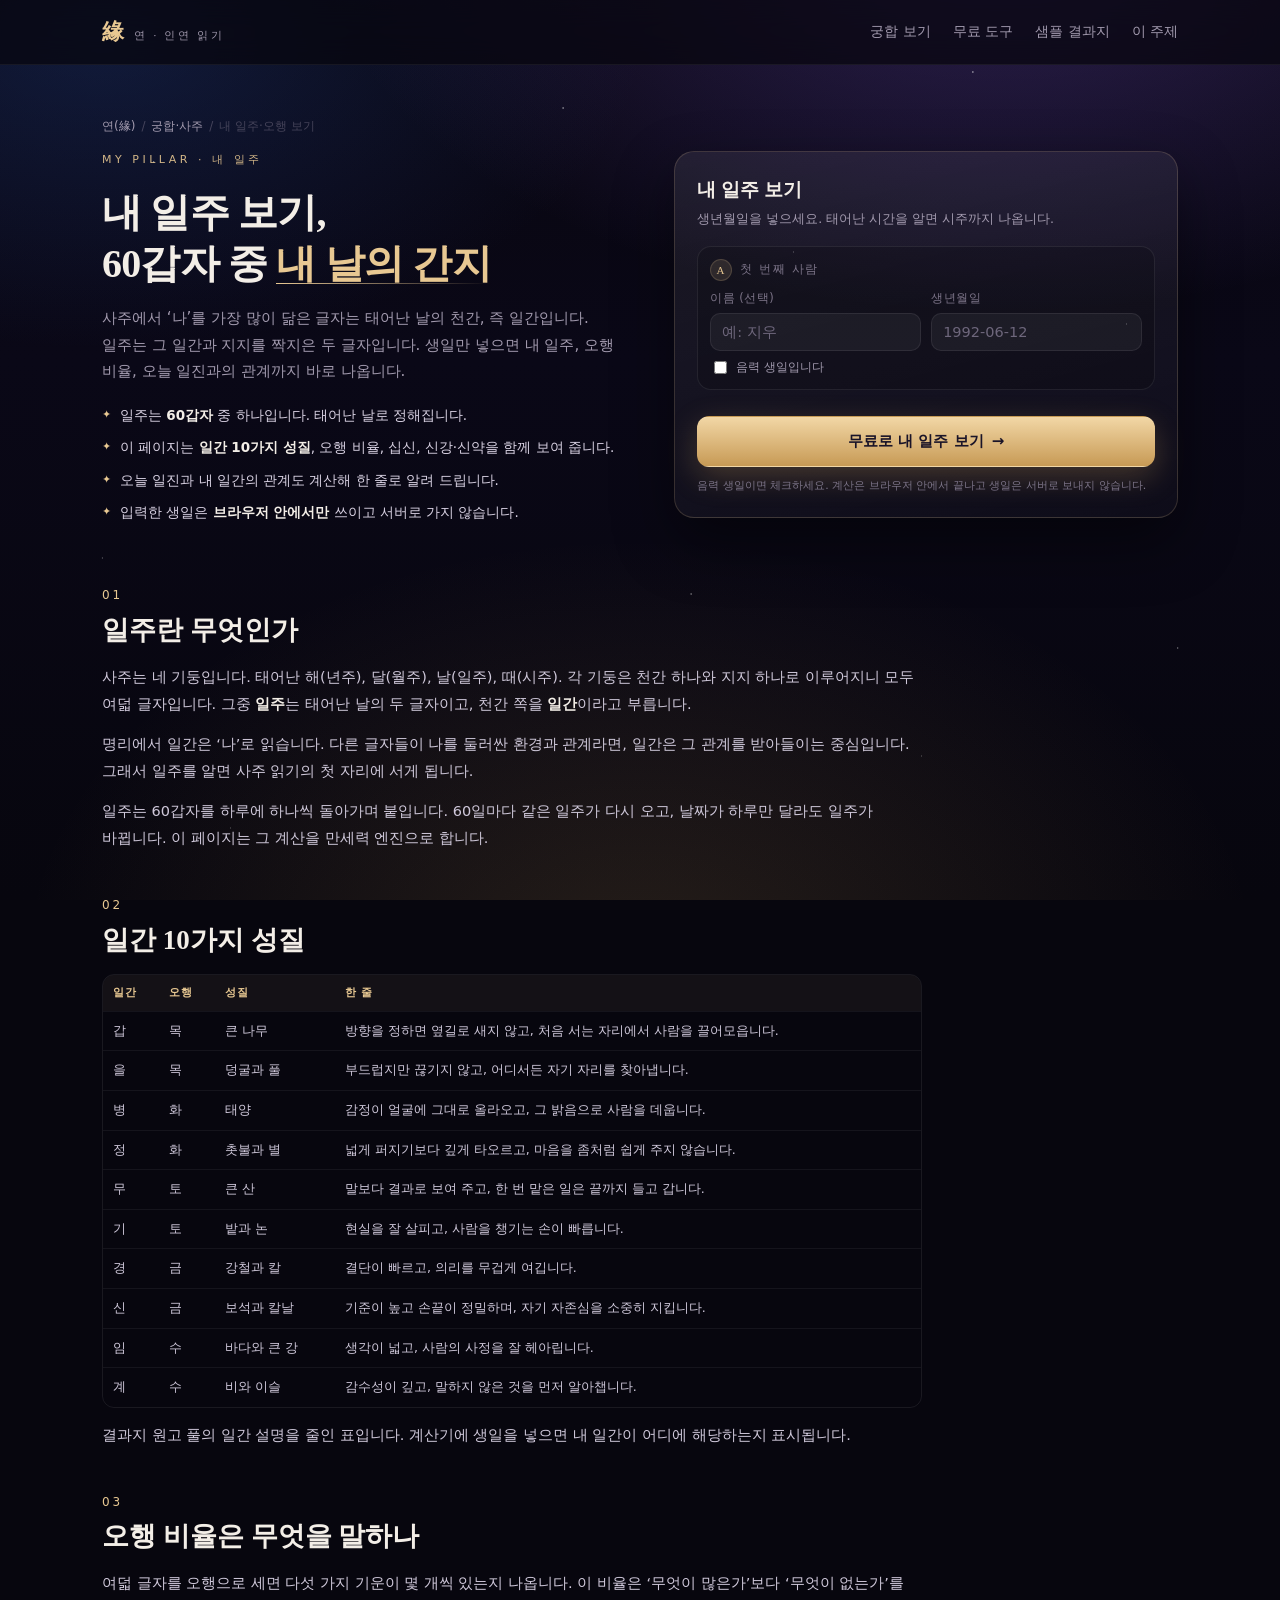
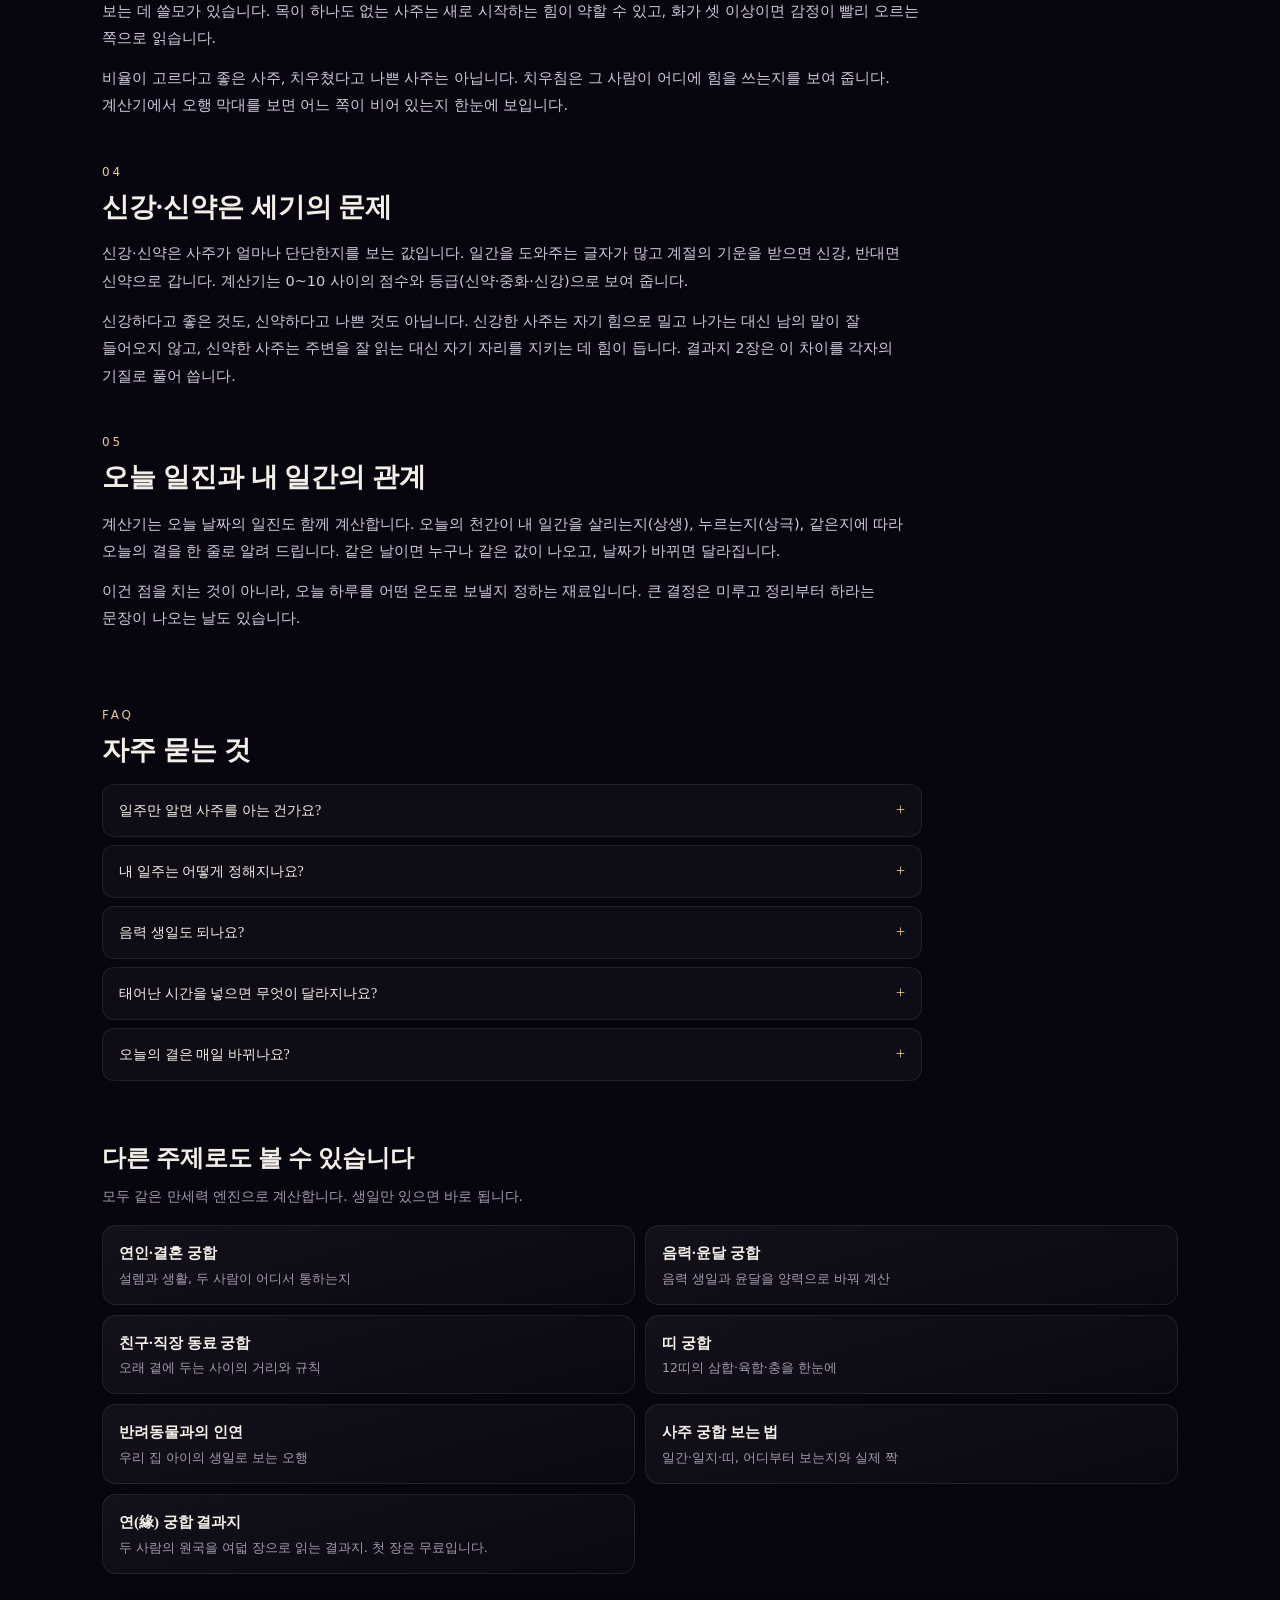
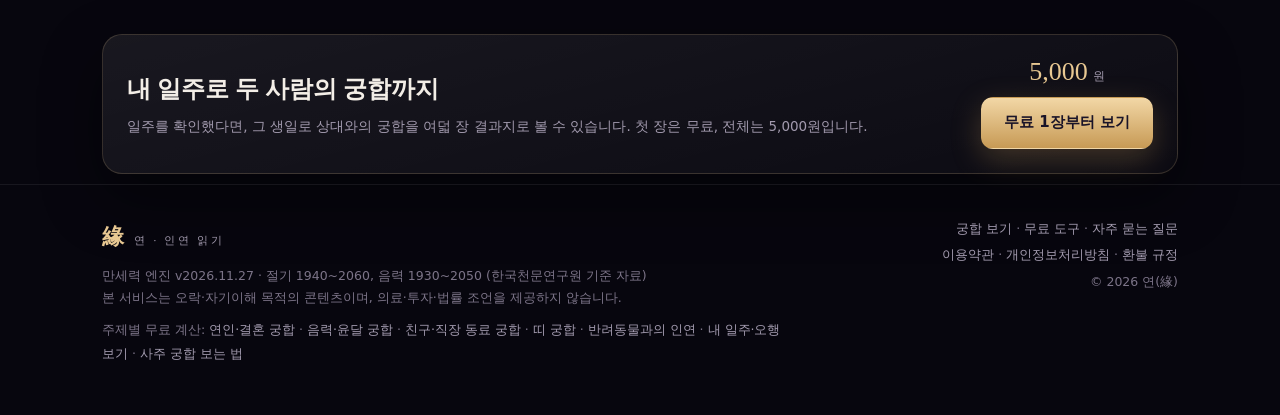
<file: saju-ilju.html>
<!DOCTYPE html>
<html lang="ko">
<head>
<meta charset="utf-8">
<meta name="viewport" content="width=device-width, initial-scale=1, viewport-fit=cover">
<title>내 일주 보기 — 60갑자 일주와 오행 비율 무료 계산 | 연(緣)</title>
<meta name="description" content="생년월일만 넣으면 내 일주(60갑자 중 내 날의 간지)와 오행 비율, 십신, 신강·신약, 오늘 일진과의 관계를 무료로 계산합니다. 서버에 저장하지 않습니다.">
<meta name="robots" content="index,follow">
<link rel="canonical" href="https://chlrhkdwns12-boop.github.io/yeon-compatibility/saju-ilju.html">

<meta property="og:title" content="내 일주 보기 — 60갑자 일주와 오행 비율 무료 계산 | 연(緣)">
<meta property="og:description" content="생년월일만 넣으면 내 일주(60갑자 중 내 날의 간지)와 오행 비율, 십신, 신강·신약, 오늘 일진과의 관계를 무료로 계산합니다. 서버에 저장하지 않습니다.">
<meta property="og:type" content="article">
<meta property="og:url" content="https://chlrhkdwns12-boop.github.io/yeon-compatibility/saju-ilju.html">
<meta property="og:site_name" content="연(緣) — 두 사람의 인연 읽기">
<meta property="og:locale" content="ko_KR">
<meta property="og:image" content="https://chlrhkdwns12-boop.github.io/yeon-compatibility/assets/og/saju-ilju.png">
<meta property="og:image:type" content="image/png">
<meta property="og:image:width" content="1200">
<meta property="og:image:height" content="630">
<meta property="og:image:alt" content="내 일주·오행 보기 — 연(緣)">
<meta name="twitter:card" content="summary_large_image">
<meta name="twitter:title" content="내 일주 보기 — 60갑자 일주와 오행 비율 무료 계산 | 연(緣)">
<meta name="twitter:description" content="생년월일만 넣으면 내 일주(60갑자 중 내 날의 간지)와 오행 비율, 십신, 신강·신약, 오늘 일진과의 관계를 무료로 계산합니다. 서버에 저장하지 않습니다.">
<meta name="twitter:image" content="https://chlrhkdwns12-boop.github.io/yeon-compatibility/assets/og/saju-ilju.png">

<meta name="theme-color" content="#07060E">
<link rel="icon" href="assets/favicon.svg" type="image/svg+xml">
<link rel="stylesheet" href="assets/css/app.css">
<link rel="stylesheet" href="assets/css/landing.css">
<script type="application/ld+json">
{
 "@context": "https://schema.org",
 "@graph": [
  {
   "@type": "WebPage",
   "@id": "https://chlrhkdwns12-boop.github.io/yeon-compatibility/saju-ilju.html#page",
   "url": "https://chlrhkdwns12-boop.github.io/yeon-compatibility/saju-ilju.html",
   "name": "내 일주 보기 — 60갑자 일주와 오행 비율 무료 계산 | 연(緣)",
   "description": "생년월일만 넣으면 내 일주(60갑자 중 내 날의 간지)와 오행 비율, 십신, 신강·신약, 오늘 일진과의 관계를 무료로 계산합니다. 서버에 저장하지 않습니다.",
   "inLanguage": "ko-KR",
   "isPartOf": {
    "@id": "https://chlrhkdwns12-boop.github.io/yeon-compatibility/#website"
   }
  },
  {
   "@type": "BreadcrumbList",
   "itemListElement": [
    {
     "@type": "ListItem",
     "position": 1,
     "name": "연(緣) — 두 사람의 인연 읽기",
     "item": "https://chlrhkdwns12-boop.github.io/yeon-compatibility/"
    },
    {
     "@type": "ListItem",
     "position": 2,
     "name": "내 일주·오행 보기",
     "item": "https://chlrhkdwns12-boop.github.io/yeon-compatibility/saju-ilju.html"
    }
   ]
  },
  {
   "@type": "FAQPage",
   "mainEntity": [
    {
     "@type": "Question",
     "name": "일주만 알면 사주를 아는 건가요?",
     "acceptedAnswer": {
      "@type": "Answer",
      "text": "아닙니다. 일주는 네 기둥 중 하나입니다. 다만 ‘나’를 읽는 중심이라, 일주부터 시작하면 사주 읽기가 쉬워집니다."
     }
    },
    {
     "@type": "Question",
     "name": "내 일주는 어떻게 정해지나요?",
     "acceptedAnswer": {
      "@type": "Answer",
      "text": "태어난 날의 천간과 지지를 60갑자 순서로 붙입니다. 이 계산기는 절기와 음력을 반영한 만세력 엔진으로 계산합니다."
     }
    },
    {
     "@type": "Question",
     "name": "음력 생일도 되나요?",
     "acceptedAnswer": {
      "@type": "Answer",
      "text": "됩니다. ‘음력 생일입니다’를 체크하면 양력으로 바꿔 계산합니다. 윤달도 따로 고를 수 있습니다."
     }
    },
    {
     "@type": "Question",
     "name": "태어난 시간을 넣으면 무엇이 달라지나요?",
     "acceptedAnswer": {
      "@type": "Answer",
      "text": "시주가 더해져 네 기둥이 완성됩니다. 오행 비율과 신강·신약 점수가 달라질 수 있습니다."
     }
    },
    {
     "@type": "Question",
     "name": "오늘의 결은 매일 바뀌나요?",
     "acceptedAnswer": {
      "@type": "Answer",
      "text": "네. 오늘 날짜의 일진으로 계산하므로 날이 바뀌면 달라집니다. 같은 날에는 누구나 같은 값이 나옵니다."
     }
    }
   ]
  }
 ]
}
</script>
</head>
<body>
<div class="sky" aria-hidden="true"></div>
<div class="stars" aria-hidden="true"></div>
<header class="topbar">
  <div class="wrap">
    <a class="brand" href="index.html"><b>緣</b><span>연 · 인연 읽기</span></a>
    <nav class="nav">
      <a href="index.html#fateForm">궁합 보기</a>
      <a href="index.html#tools">무료 도구</a>
      <a class="only-desktop" href="index.html#sample">샘플 결과지</a>
      <a class="only-desktop" href="saju-ilju.html#top">이 주제</a>
    </nav>
  </div>
</header>

<main id="top">
  <section class="land">
    <div class="wrap">
      <nav class="crumb" aria-label="위치"><a href="index.html">연(緣)</a><span>/</span><a href="index.html#topics">궁합·사주</a><span>/</span><span>내 일주·오행 보기</span></nav>
      <div class="land-grid">
        <div>
          <p class="eyebrow">My pillar · 내 일주</p>
          <h1>내 일주 보기,<br>60갑자 중 <em>내 날의 간지</em></h1>
          <p class="sub">사주에서 ‘나’를 가장 많이 닮은 글자는 태어난 날의 천간, 즉 일간입니다. 일주는 그 일간과 지지를 짝지은 두 글자입니다. 생일만 넣으면 내 일주, 오행 비율, 오늘 일진과의 관계까지 바로 나옵니다.</p>
          <ul class="facts">
<li>일주는 <b>60갑자</b> 중 하나입니다. 태어난 날로 정해집니다.</li>
<li>이 페이지는 <b>일간 10가지 성질</b>, 오행 비율, 십신, 신강·신약을 함께 보여 줍니다.</li>
<li>오늘 일진과 내 일간의 관계도 계산해 한 줄로 알려 드립니다.</li>
<li>입력한 생일은 <b>브라우저 안에서만</b> 쓰이고 서버로 가지 않습니다.</li>
          </ul>
        </div>
        <form class="card quick" id="landForm" novalidate>
  <h2>내 일주 보기</h2>
  <p class="qsub">생년월일을 넣으세요. 태어난 시간을 알면 시주까지 나옵니다.</p>
  <div class="rwrap" data-p="a">
    <div class="rhead"><span class="b">A</span><span>첫 번째 사람</span></div>
    <div class="row2">
      <div class="field"><label for="laName">이름 (선택)</label>
        <input id="laName" type="text" maxlength="12" placeholder="예: 지우" autocomplete="off"></div>
      <div class="field"><label for="laDate">생년월일</label>
        <input id="laDate" type="text" inputmode="numeric" placeholder="1992-06-12" maxlength="10" autocomplete="bday"></div>
    </div>
    <label class="chk"><input type="checkbox" id="laLunar"> 음력 생일입니다</label>
    <label class="chk" id="laLeapWrap" style="display:none"><input type="checkbox" id="laLeap"> 윤달입니다</label>
  </div>
  <div class="err" id="landErr"></div>
  <div class="acts"><button class="btn primary" type="submit" id="landBtn">무료로 내 일주 보기 <span aria-hidden="true">→</span></button></div>
  <p class="note">음력 생일이면 체크하세요. 계산은 브라우저 안에서 끝나고 생일은 서버로 보내지 않습니다.</p>
  <div class="land-out" id="landOut" aria-live="polite"></div>
</form>
      </div>
    </div>
  </section>

  <section class="land-body">
    <div class="wrap">
<div class="land-sec"><h2><span class="n">01</span>일주란 무엇인가</h2>

<p>사주는 네 기둥입니다. 태어난 해(년주), 달(월주), 날(일주), 때(시주). 각 기둥은 천간 하나와 지지 하나로 이루어지니 모두 여덟 글자입니다. 그중 <strong>일주</strong>는 태어난 날의 두 글자이고, 천간 쪽을 <strong>일간</strong>이라고 부릅니다.</p>
<p>명리에서 일간은 ‘나’로 읽습니다. 다른 글자들이 나를 둘러싼 환경과 관계라면, 일간은 그 관계를 받아들이는 중심입니다. 그래서 일주를 알면 사주 읽기의 첫 자리에 서게 됩니다.</p>
<p>일주는 60갑자를 하루에 하나씩 돌아가며 붙입니다. 60일마다 같은 일주가 다시 오고, 날짜가 하루만 달라도 일주가 바뀝니다. 이 페이지는 그 계산을 만세력 엔진으로 합니다.</p>
</div>
<div class="land-sec"><h2><span class="n">02</span>일간 10가지 성질</h2>
<div class="ltable-wrap"><table class="ltable"><thead><tr><th>일간</th><th>오행</th><th>성질</th><th>한 줄</th></tr></thead><tbody><tr><td>갑</td><td>목</td><td>큰 나무</td><td>방향을 정하면 옆길로 새지 않고, 처음 서는 자리에서 사람을 끌어모읍니다.</td></tr><tr><td>을</td><td>목</td><td>덩굴과 풀</td><td>부드럽지만 끊기지 않고, 어디서든 자기 자리를 찾아냅니다.</td></tr><tr><td>병</td><td>화</td><td>태양</td><td>감정이 얼굴에 그대로 올라오고, 그 밝음으로 사람을 데웁니다.</td></tr><tr><td>정</td><td>화</td><td>촛불과 별</td><td>넓게 퍼지기보다 깊게 타오르고, 마음을 좀처럼 쉽게 주지 않습니다.</td></tr><tr><td>무</td><td>토</td><td>큰 산</td><td>말보다 결과로 보여 주고, 한 번 맡은 일은 끝까지 들고 갑니다.</td></tr><tr><td>기</td><td>토</td><td>밭과 논</td><td>현실을 잘 살피고, 사람을 챙기는 손이 빠릅니다.</td></tr><tr><td>경</td><td>금</td><td>강철과 칼</td><td>결단이 빠르고, 의리를 무겁게 여깁니다.</td></tr><tr><td>신</td><td>금</td><td>보석과 칼날</td><td>기준이 높고 손끝이 정밀하며, 자기 자존심을 소중히 지킵니다.</td></tr><tr><td>임</td><td>수</td><td>바다와 큰 강</td><td>생각이 넓고, 사람의 사정을 잘 헤아립니다.</td></tr><tr><td>계</td><td>수</td><td>비와 이슬</td><td>감수성이 깊고, 말하지 않은 것을 먼저 알아챕니다.</td></tr></tbody></table></div><p class="land-cap">결과지 원고 풀의 일간 설명을 줄인 표입니다. 계산기에 생일을 넣으면 내 일간이 어디에 해당하는지 표시됩니다.</p>
</div>
<div class="land-sec"><h2><span class="n">03</span>오행 비율은 무엇을 말하나</h2>

<p>여덟 글자를 오행으로 세면 다섯 가지 기운이 몇 개씩 있는지 나옵니다. 이 비율은 ‘무엇이 많은가’보다 ‘무엇이 없는가’를 보는 데 쓸모가 있습니다. 목이 하나도 없는 사주는 새로 시작하는 힘이 약할 수 있고, 화가 셋 이상이면 감정이 빨리 오르는 쪽으로 읽습니다.</p>
<p>비율이 고르다고 좋은 사주, 치우쳤다고 나쁜 사주는 아닙니다. 치우침은 그 사람이 어디에 힘을 쓰는지를 보여 줍니다. 계산기에서 오행 막대를 보면 어느 쪽이 비어 있는지 한눈에 보입니다.</p>
</div>
<div class="land-sec"><h2><span class="n">04</span>신강·신약은 세기의 문제</h2>

<p>신강·신약은 사주가 얼마나 단단한지를 보는 값입니다. 일간을 도와주는 글자가 많고 계절의 기운을 받으면 신강, 반대면 신약으로 갑니다. 계산기는 0~10 사이의 점수와 등급(신약·중화·신강)으로 보여 줍니다.</p>
<p>신강하다고 좋은 것도, 신약하다고 나쁜 것도 아닙니다. 신강한 사주는 자기 힘으로 밀고 나가는 대신 남의 말이 잘 들어오지 않고, 신약한 사주는 주변을 잘 읽는 대신 자기 자리를 지키는 데 힘이 듭니다. 결과지 2장은 이 차이를 각자의 기질로 풀어 씁니다.</p>
</div>
<div class="land-sec"><h2><span class="n">05</span>오늘 일진과 내 일간의 관계</h2>

<p>계산기는 오늘 날짜의 일진도 함께 계산합니다. 오늘의 천간이 내 일간을 살리는지(상생), 누르는지(상극), 같은지에 따라 오늘의 결을 한 줄로 알려 드립니다. 같은 날이면 누구나 같은 값이 나오고, 날짜가 바뀌면 달라집니다.</p>
<p>이건 점을 치는 것이 아니라, 오늘 하루를 어떤 온도로 보낼지 정하는 재료입니다. 큰 결정은 미루고 정리부터 하라는 문장이 나오는 날도 있습니다.</p>
</div>
    </div>
  </section>

  <section class="land-faq">
    <div class="wrap">
      <div class="land-sec" style="margin-bottom:0">
        <h2><span class="n">FAQ</span>자주 묻는 것</h2>
        <div class="land-faq-list">
<details class="qa"><summary>일주만 알면 사주를 아는 건가요?</summary><p>아닙니다. 일주는 네 기둥 중 하나입니다. 다만 ‘나’를 읽는 중심이라, 일주부터 시작하면 사주 읽기가 쉬워집니다.</p></details>
<details class="qa"><summary>내 일주는 어떻게 정해지나요?</summary><p>태어난 날의 천간과 지지를 60갑자 순서로 붙입니다. 이 계산기는 절기와 음력을 반영한 만세력 엔진으로 계산합니다.</p></details>
<details class="qa"><summary>음력 생일도 되나요?</summary><p>됩니다. ‘음력 생일입니다’를 체크하면 양력으로 바꿔 계산합니다. 윤달도 따로 고를 수 있습니다.</p></details>
<details class="qa"><summary>태어난 시간을 넣으면 무엇이 달라지나요?</summary><p>시주가 더해져 네 기둥이 완성됩니다. 오행 비율과 신강·신약 점수가 달라질 수 있습니다.</p></details>
<details class="qa"><summary>오늘의 결은 매일 바뀌나요?</summary><p>네. 오늘 날짜의 일진으로 계산하므로 날이 바뀌면 달라집니다. 같은 날에는 누구나 같은 값이 나옵니다.</p></details>
        </div>
      </div>
    </div>
  </section>

<section class="land-links"><div class="wrap"><h2>다른 주제로도 볼 수 있습니다</h2><p class="lead">모두 같은 만세력 엔진으로 계산합니다. 생일만 있으면 바로 됩니다.</p><div class="link-grid"><a class="link-card" href="gunghap-couple.html"><b>연인·결혼 궁합</b><span>설렘과 생활, 두 사람이 어디서 통하는지</span></a><a class="link-card" href="gunghap-lunar.html"><b>음력·윤달 궁합</b><span>음력 생일과 윤달을 양력으로 바꿔 계산</span></a><a class="link-card" href="gunghap-friend.html"><b>친구·직장 동료 궁합</b><span>오래 곁에 두는 사이의 거리와 규칙</span></a><a class="link-card" href="gunghap-ddi.html"><b>띠 궁합</b><span>12띠의 삼합·육합·충을 한눈에</span></a><a class="link-card" href="gunghap-pet.html"><b>반려동물과의 인연</b><span>우리 집 아이의 생일로 보는 오행</span></a><a class="link-card" href="gunghap-saju.html"><b>사주 궁합 보는 법</b><span>일간·일지·띠, 어디부터 보는지와 실제 짝</span></a><a class="link-card" href="index.html#fateForm"><b>연(緣) 궁합 결과지</b><span>두 사람의 원국을 여덟 장으로 읽는 결과지. 첫 장은 무료입니다.</span></a></div></div></section>
<section class="land-cta"><div class="wrap"><div class="card">
  <div><h2>내 일주로 두 사람의 궁합까지</h2><p>일주를 확인했다면, 그 생일로 상대와의 궁합을 여덟 장 결과지로 볼 수 있습니다. 첫 장은 무료, 전체는 5,000원입니다.</p></div>
  <div class="center"><div class="price">5,000<small>원</small></div>
  <a class="btn primary" href="index.html#fateForm" style="margin-top:12px">무료 1장부터 보기</a></div>
</div></div></section>
</main>

<footer>
  <div class="wrap">
    <div>
      <div class="brand" style="margin-bottom:8px"><b>緣</b><span>연 · 인연 읽기</span></div>
      <div class="fine">만세력 엔진 v2026.11.27 · 절기 1940~2060, 음력 1930~2050 (한국천문연구원 기준 자료)<br>
      본 서비스는 오락·자기이해 목적의 콘텐츠이며, 의료·투자·법률 조언을 제공하지 않습니다.</div>
      <div class="sitelinks">주제별 무료 계산: <a href="gunghap-couple.html">연인·결혼 궁합</a> · <a href="gunghap-lunar.html">음력·윤달 궁합</a> · <a href="gunghap-friend.html">친구·직장 동료 궁합</a> · <a href="gunghap-ddi.html">띠 궁합</a> · <a href="gunghap-pet.html">반려동물과의 인연</a> · <a href="saju-ilju.html">내 일주·오행 보기</a> · <a href="gunghap-saju.html">사주 궁합 보는 법</a></div>
    </div>
    <div style="text-align:right">
      <div><a href="index.html#fateForm">궁합 보기</a> · <a href="index.html#tools">무료 도구</a> · <a href="index.html#faq">자주 묻는 질문</a></div>
      <div style="margin-top:6px"><a href="terms.html">이용약관</a> · <a href="privacy.html">개인정보처리방침</a> · <a href="terms.html#refund">환불 규정</a></div>
      <div style="margin-top:6px">© 2026 연(緣)</div>
    </div>
  </div>
</footer>

<script src="assets/js/config.js"></script>
<script src="assets/js/data-jeolgi.js"></script>
<script src="assets/js/data-lunar.js"></script>
<script src="assets/js/engine.js"></script>
<script src="assets/js/content.js"></script>
<script src="assets/js/report.js"></script>
<script>
window.LANDING = {"mode": "single", "rel": "연인", "rels": null, "nameA": "나", "nameB": "상대"};
</script>
<script src="assets/js/landing.js"></script>
</body>
</html>
</file>
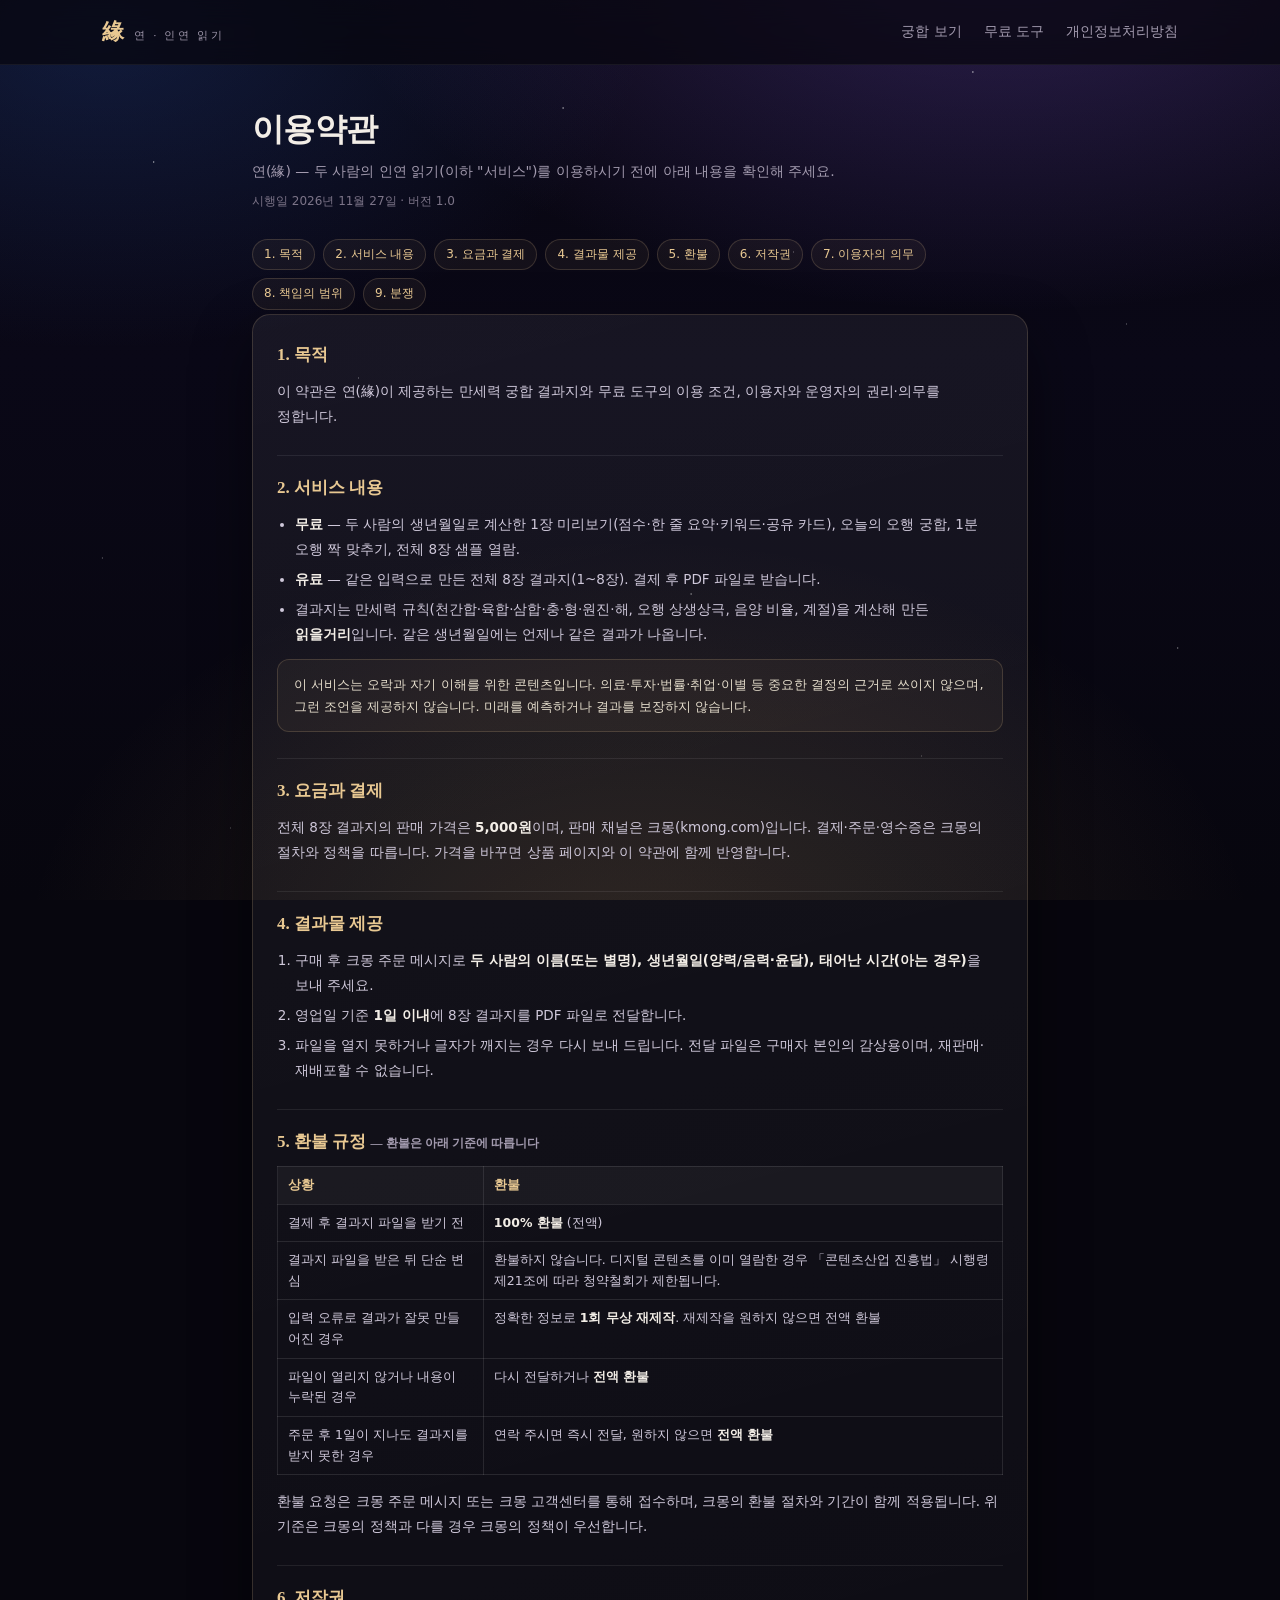
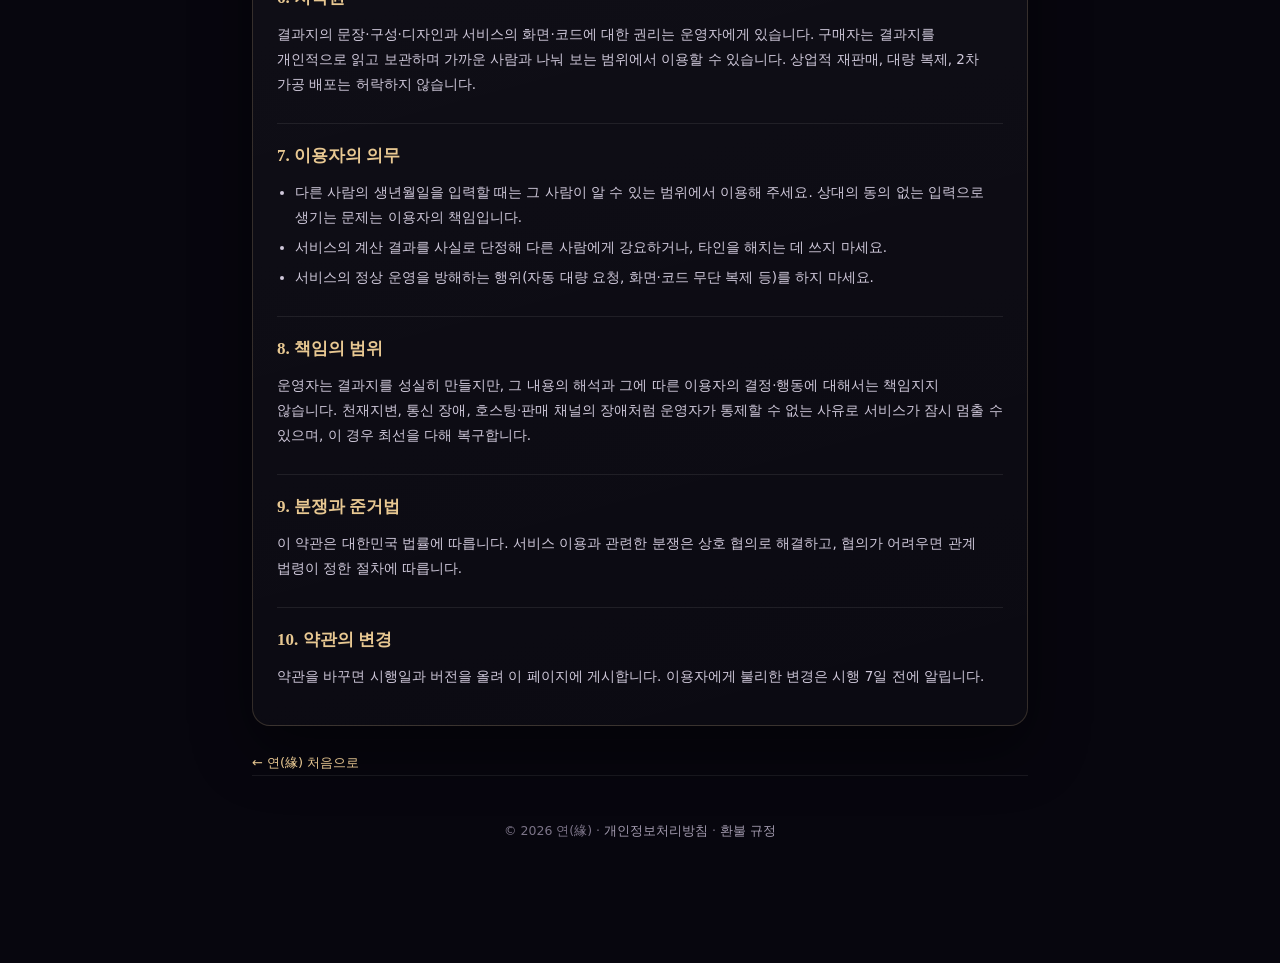
<file: terms.html>
<!DOCTYPE html>
<html lang="ko">
<head>
<meta charset="utf-8">
<meta name="viewport" content="width=device-width, initial-scale=1, viewport-fit=cover">
<title>이용약관 · 환불 규정 — 연(緣)</title>
<meta name="description" content="연(緣) 이용약관과 환불 규정입니다. 디지털 결과지의 특성과 환불 기준을 안내합니다.">
<meta name="theme-color" content="#07060E">
<meta name="robots" content="index,follow">
<link rel="icon" href="assets/favicon.svg" type="image/svg+xml">
<link rel="stylesheet" href="assets/css/app.css">
</head>
<body>
<div class="sky" aria-hidden="true"></div>
<div class="stars" aria-hidden="true"></div>

<header class="topbar">
  <div class="wrap">
    <a class="brand" href="index.html"><b>緣</b><span>연 · 인연 읽기</span></a>
    <nav class="nav">
      <a href="index.html#read">궁합 보기</a>
      <a href="index.html#tools">무료 도구</a>
      <a href="privacy.html">개인정보처리방침</a>
    </nav>
  </div>
</header>

<main class="doc">
  <div class="wrap doc-wrap">
    <h1>이용약관</h1>
    <p class="doc-lead">연(緣) — 두 사람의 인연 읽기(이하 "서비스")를 이용하시기 전에 아래 내용을 확인해 주세요.</p>
    <p class="doc-meta">시행일 2026년 11월 27일 · 버전 1.0</p>

    <div class="toc">
      <a href="#t1">1. 목적</a>
      <a href="#t2">2. 서비스 내용</a>
      <a href="#t3">3. 요금과 결제</a>
      <a href="#t4">4. 결과물 제공</a>
      <a href="#t5">5. 환불</a>
      <a href="#t6">6. 저작권</a>
      <a href="#t7">7. 이용자의 의무</a>
      <a href="#t8">8. 책임의 범위</a>
      <a href="#t9">9. 분쟁</a>
    </div>

    <div class="panel">
      <h2 id="t1">1. 목적</h2>
      <p>이 약관은 연(緣)이 제공하는 만세력 궁합 결과지와 무료 도구의 이용 조건, 이용자와 운영자의 권리·의무를 정합니다.</p>

      <h2 id="t2">2. 서비스 내용</h2>
      <ul>
        <li><strong>무료</strong> — 두 사람의 생년월일로 계산한 1장 미리보기(점수·한 줄 요약·키워드·공유 카드), 오늘의 오행 궁합, 1분 오행 짝 맞추기, 전체 8장 샘플 열람.</li>
        <li><strong>유료</strong> — 같은 입력으로 만든 전체 8장 결과지(1~8장). 결제 후 PDF 파일로 받습니다.</li>
        <li>결과지는 만세력 규칙(천간합·육합·삼합·충·형·원진·해, 오행 상생상극, 음양 비율, 계절)을 계산해 만든 <strong>읽을거리</strong>입니다. 같은 생년월일에는 언제나 같은 결과가 나옵니다.</li>
      </ul>
      <div class="box">이 서비스는 오락과 자기 이해를 위한 콘텐츠입니다. 의료·투자·법률·취업·이별 등 중요한 결정의 근거로 쓰이지 않으며, 그런 조언을 제공하지 않습니다. 미래를 예측하거나 결과를 보장하지 않습니다.</div>

      <h2 id="t3">3. 요금과 결제</h2>
      <p>전체 8장 결과지의 판매 가격은 <strong>5,000원</strong>이며, 판매 채널은 크몽(kmong.com)입니다. 결제·주문·영수증은 크몽의 절차와 정책을 따릅니다. 가격을 바꾸면 상품 페이지와 이 약관에 함께 반영합니다.</p>

      <h2 id="t4">4. 결과물 제공</h2>
      <ol>
        <li>구매 후 크몽 주문 메시지로 <strong>두 사람의 이름(또는 별명), 생년월일(양력/음력·윤달), 태어난 시간(아는 경우)</strong>을 보내 주세요.</li>
        <li>영업일 기준 <strong>1일 이내</strong>에 8장 결과지를 PDF 파일로 전달합니다.</li>
        <li>파일을 열지 못하거나 글자가 깨지는 경우 다시 보내 드립니다. 전달 파일은 구매자 본인의 감상용이며, 재판매·재배포할 수 없습니다.</li>
      </ol>

      <h2 id="t5">5. <a id="refund"></a>환불 규정 <span style="font-size:12px;color:var(--muted)">— 환불은 아래 기준에 따릅니다</span></h2>
      <table>
        <tr><th>상황</th><th>환불</th></tr>
        <tr><td>결제 후 결과지 파일을 받기 전</td><td><strong>100% 환불</strong> (전액)</td></tr>
        <tr><td>결과지 파일을 받은 뒤 단순 변심</td><td>환불하지 않습니다. 디지털 콘텐츠를 이미 열람한 경우 「콘텐츠산업 진흥법」 시행령 제21조에 따라 청약철회가 제한됩니다.</td></tr>
        <tr><td>입력 오류로 결과가 잘못 만들어진 경우</td><td>정확한 정보로 <strong>1회 무상 재제작</strong>. 재제작을 원하지 않으면 전액 환불</td></tr>
        <tr><td>파일이 열리지 않거나 내용이 누락된 경우</td><td>다시 전달하거나 <strong>전액 환불</strong></td></tr>
        <tr><td>주문 후 1일이 지나도 결과지를 받지 못한 경우</td><td>연락 주시면 즉시 전달, 원하지 않으면 <strong>전액 환불</strong></td></tr>
      </table>
      <p>환불 요청은 크몽 주문 메시지 또는 크몽 고객센터를 통해 접수하며, 크몽의 환불 절차와 기간이 함께 적용됩니다. 위 기준은 크몽의 정책과 다를 경우 크몽의 정책이 우선합니다.</p>

      <h2 id="t6">6. 저작권</h2>
      <p>결과지의 문장·구성·디자인과 서비스의 화면·코드에 대한 권리는 운영자에게 있습니다. 구매자는 결과지를 개인적으로 읽고 보관하며 가까운 사람과 나눠 보는 범위에서 이용할 수 있습니다. 상업적 재판매, 대량 복제, 2차 가공 배포는 허락하지 않습니다.</p>

      <h2 id="t7">7. 이용자의 의무</h2>
      <ul>
        <li>다른 사람의 생년월일을 입력할 때는 그 사람이 알 수 있는 범위에서 이용해 주세요. 상대의 동의 없는 입력으로 생기는 문제는 이용자의 책임입니다.</li>
        <li>서비스의 계산 결과를 사실로 단정해 다른 사람에게 강요하거나, 타인을 해치는 데 쓰지 마세요.</li>
        <li>서비스의 정상 운영을 방해하는 행위(자동 대량 요청, 화면·코드 무단 복제 등)를 하지 마세요.</li>
      </ul>

      <h2 id="t8">8. 책임의 범위</h2>
      <p>운영자는 결과지를 성실히 만들지만, 그 내용의 해석과 그에 따른 이용자의 결정·행동에 대해서는 책임지지 않습니다. 천재지변, 통신 장애, 호스팅·판매 채널의 장애처럼 운영자가 통제할 수 없는 사유로 서비스가 잠시 멈출 수 있으며, 이 경우 최선을 다해 복구합니다.</p>

      <h2 id="t9">9. 분쟁과 준거법</h2>
      <p>이 약관은 대한민국 법률에 따릅니다. 서비스 이용과 관련한 분쟁은 상호 협의로 해결하고, 협의가 어려우면 관계 법령이 정한 절차에 따릅니다.</p>

      <h2>10. 약관의 변경</h2>
      <p>약관을 바꾸면 시행일과 버전을 올려 이 페이지에 게시합니다. 이용자에게 불리한 변경은 시행 7일 전에 알립니다.</p>
    </div>

    <a class="back" href="index.html">← 연(緣) 처음으로</a>
    <footer>
      <div class="fine" style="max-width:none">© 2026 연(緣) · <a href="privacy.html">개인정보처리방침</a> · <a href="#t5">환불 규정</a></div>
    </footer>
  </div>
</main>
</body>
</html>
</file>
<file: assets/css/app.css>
/* ============================================================
 * 연(緣) — 두 사람 인연 읽기
 * 모바일 우선 · 다크 코스믹 + 아이보리 페이퍼 결과지
 * ============================================================ */

:root{
  --bg:#07060E;
  --bg-2:#0C0A18;
  --panel:rgba(255,255,255,.045);
  --panel-2:rgba(255,255,255,.07);
  --line:rgba(233,200,145,.18);
  --line-soft:rgba(255,255,255,.08);
  --gold:#E8C892;
  --gold-2:#C79A55;
  --gold-dim:#8E6B33;
  --lilac:#B7A6FF;
  --text:#F3EEE7;
  --muted:#A29AAE;
  --muted-2:#7C7488;
  --paper:#F4EBD6;
  --paper-2:#EFE3C8;
  --ink:#1E1A2B;
  --ink-2:#4A4358;
  --ink-3:#7A7288;
  --serif:'Noto Serif CJK KR','Noto Serif KR','Nanum Myeongjo','Apple SD Gothic Neo',serif;
  --sans:'Noto Sans CJK KR','Pretendard','Apple SD Gothic Neo','Malgun Gothic',system-ui,sans-serif;
  --shadow:0 24px 60px rgba(0,0,0,.45);
  --radius:20px;
}

*{box-sizing:border-box}
html{scroll-behavior:smooth}
#fateForm,#tools,#sample,#faq,#trust{scroll-margin-top:78px}
body{
  margin:0;background:var(--bg);color:var(--text);
  font-family:var(--sans);font-size:16px;line-height:1.65;
  -webkit-font-smoothing:antialiased;
  overflow-x:hidden;
}
img{max-width:100%}
a{color:inherit;text-decoration:none}
button{font-family:inherit}
.wrap{width:100%;max-width:1120px;margin:0 auto;padding:0 22px}
.eyebrow{
  font-size:11px;letter-spacing:.32em;text-transform:uppercase;
  color:var(--gold);opacity:.9;margin:0 0 18px;font-weight:500;
}
.serif{font-family:var(--serif)}
.muted{color:var(--muted)}
.small{font-size:13px}

/* ---------- 배경 ---------- */
.sky{position:fixed;inset:0;z-index:-2;background:
  radial-gradient(1100px 620px at 78% -8%, rgba(122,86,214,.34), transparent 62%),
  radial-gradient(900px 520px at 8% 4%, rgba(38,74,158,.30), transparent 60%),
  radial-gradient(1000px 700px at 50% 108%, rgba(199,154,85,.16), transparent 62%),
  linear-gradient(180deg,#08060F 0%,#0A0817 40%,#07060E 100%);
}
.stars{position:fixed;inset:0;z-index:-1;pointer-events:none;opacity:.85;background-image:
  radial-gradient(1.2px 1.2px at 12% 18%, rgba(255,255,255,.85), transparent 100%),
  radial-gradient(1px 1px at 28% 42%, rgba(255,255,255,.55), transparent 100%),
  radial-gradient(1.4px 1.4px at 44% 12%, rgba(255,255,255,.7), transparent 100%),
  radial-gradient(1px 1px at 62% 28%, rgba(255,255,255,.5), transparent 100%),
  radial-gradient(1.3px 1.3px at 76% 8%, rgba(255,255,255,.8), transparent 100%),
  radial-gradient(1px 1px at 88% 36%, rgba(255,255,255,.5), transparent 100%),
  radial-gradient(1.1px 1.1px at 8% 62%, rgba(255,255,255,.45), transparent 100%),
  radial-gradient(1px 1px at 34% 78%, rgba(255,255,255,.5), transparent 100%),
  radial-gradient(1.3px 1.3px at 54% 66%, rgba(255,255,255,.6), transparent 100%),
  radial-gradient(1px 1px at 72% 84%, rgba(255,255,255,.4), transparent 100%),
  radial-gradient(1.2px 1.2px at 92% 72%, rgba(255,255,255,.6), transparent 100%),
  radial-gradient(1px 1px at 18% 92%, rgba(255,255,255,.4), transparent 100%);
  animation:twinkle 9s ease-in-out infinite alternate;
}
@keyframes twinkle{from{opacity:.45}to{opacity:.95}}

/* ---------- 상단 ---------- */
.topbar{
  position:sticky;top:0;z-index:40;
  background:rgba(7,6,14,.72);backdrop-filter:blur(14px);
  border-bottom:1px solid rgba(255,255,255,.06);
}
.topbar .wrap{display:flex;align-items:center;justify-content:space-between;height:64px}
.brand{display:flex;align-items:baseline;gap:10px;font-family:var(--serif);font-size:19px;letter-spacing:.02em}
.brand b{color:var(--gold);font-weight:700;font-size:22px}
.brand span{font-size:11px;letter-spacing:.24em;color:var(--muted);text-transform:uppercase}
.nav{display:flex;gap:22px;font-size:14px;color:var(--muted)}
.nav a:hover{color:var(--gold)}
.nav a.only-desktop{display:none}
@media(min-width:760px){.nav a.only-desktop{display:inline}}

/* ---------- 히어로 ---------- */
.hero{padding:56px 0 40px}
.hero-grid{display:grid;gap:40px}
@media(min-width:960px){
  .hero-grid{grid-template-columns:1.12fr .88fr;gap:56px;align-items:center}
  .hero{padding:78px 0 56px}
}
h1{
  font-family:var(--serif);font-weight:600;word-break:keep-all;
  font-size:clamp(30px,4.4vw,47px);line-height:1.3;letter-spacing:-.02em;margin:0 0 20px;
}
h1 em{font-style:normal;color:var(--gold);position:relative}
h1 em::after{content:"";position:absolute;left:0;right:0;bottom:2px;height:1px;background:linear-gradient(90deg,var(--gold),transparent)}
.hero .sub{color:var(--muted);font-size:15.5px;max-width:520px;margin:0 0 26px;word-break:keep-all}
.tags{display:flex;flex-wrap:wrap;gap:8px;margin-bottom:28px}
.tag{
  font-size:12px;padding:6px 12px;border-radius:999px;
  border:1px solid var(--line);color:var(--gold);background:rgba(232,200,146,.06);
  letter-spacing:.02em;
}
.tag.dim{border-color:var(--line-soft);color:var(--muted);background:rgba(255,255,255,.03)}

/* ---------- 폼 카드 ---------- */
.card{
  border:1px solid var(--line);border-radius:var(--radius);
  background:linear-gradient(165deg,rgba(255,255,255,.075),rgba(255,255,255,.022));
  box-shadow:var(--shadow);
  padding:24px;
}
.card-head{display:flex;align-items:center;justify-content:space-between;margin-bottom:18px}
.card-head h2,.card-head h3{margin:0;font-family:var(--serif);font-weight:600;font-size:19px;word-break:keep-all}
.card-head .step{font-size:11px;letter-spacing:.2em;color:var(--gold);text-transform:uppercase}

.rel-chips{display:flex;flex-wrap:wrap;gap:8px;margin-bottom:22px}
.rel{
  border:1px solid var(--line-soft);background:rgba(255,255,255,.03);color:var(--muted);
  padding:8px 14px;border-radius:999px;font-size:13.5px;cursor:pointer;transition:.18s;
}
.rel:hover{border-color:var(--line);color:var(--text)}
.rel[aria-pressed="true"]{
  background:linear-gradient(180deg,rgba(232,200,146,.22),rgba(232,200,146,.08));
  border-color:var(--gold);color:var(--gold);font-weight:600;
}
.person{border:1px solid var(--line-soft);border-radius:14px;padding:14px;margin-bottom:12px;background:rgba(0,0,0,.16)}
.person .phead{display:flex;align-items:center;gap:8px;margin-bottom:10px}
.person .phead .badge{
  width:22px;height:22px;border-radius:50%;display:grid;place-items:center;
  font-size:11px;color:#1a1428;background:linear-gradient(180deg,var(--gold),var(--gold-2));font-weight:700;
}
.person .phead span{font-size:12.5px;letter-spacing:.14em;color:var(--muted);text-transform:uppercase}
.grid-2{display:grid;grid-template-columns:1fr 1fr;gap:10px}
.grid-3{display:grid;grid-template-columns:1fr 1fr 1fr;gap:10px}
.field{display:flex;flex-direction:column;gap:5px}
.field label{font-size:11.5px;color:var(--muted-2);letter-spacing:.04em}
.field input,.field select{
  width:100%;background:rgba(255,255,255,.05);border:1px solid var(--line-soft);
  color:var(--text);border-radius:10px;padding:10px 11px;font-size:14.5px;font-family:var(--sans);
  appearance:none;
}
.field input:focus,.field select:focus{outline:none;border-color:var(--gold);background:rgba(232,200,146,.07)}
.field input::placeholder{color:#6E677C}
.hint{font-size:11.5px;color:var(--muted-2);margin-top:8px;line-height:1.5}
.err{color:#FF9C9C;font-size:12.5px;margin-top:8px;display:none}
.err.show{display:block}

.btn{
  display:inline-flex;align-items:center;justify-content:center;gap:8px;
  border-radius:12px;padding:14px 22px;font-size:15px;font-weight:600;cursor:pointer;
  border:1px solid transparent;transition:.18s;text-align:center;
  word-break:keep-all;line-height:1.45;
}
.btn.primary{
  width:100%;margin-top:16px;color:#1A1428;
  background:linear-gradient(180deg,#F2D7A6,var(--gold-2));
  box-shadow:0 10px 30px rgba(199,154,85,.28);
}
.btn.primary:hover{filter:brightness(1.06);transform:translateY(-1px)}
.btn.ghost{background:rgba(255,255,255,.04);border-color:var(--line);color:var(--gold)}
.btn.ghost:hover{background:rgba(232,200,146,.1)}
.btn.wide{width:100%}
.btn.sm{padding:10px 16px;font-size:13.5px;border-radius:10px}
.btn:disabled{opacity:.55;cursor:default;transform:none}

/* ---------- 결과 ---------- */
.result{padding:26px 0 10px;scroll-margin-top:80px}
.result-head{display:flex;align-items:flex-end;justify-content:space-between;gap:16px;margin-bottom:22px;flex-wrap:wrap}
.result-head h2{font-family:var(--serif);font-size:clamp(22px,4vw,30px);margin:0;font-weight:600;word-break:keep-all}
.result-head .who{color:var(--muted);font-size:13px;margin-top:6px;line-height:1.6;word-break:keep-all}

.scorecard{
  display:grid;gap:26px;border-radius:24px;padding:28px;
  border:1px solid var(--line);
  background:
    radial-gradient(600px 300px at 80% -20%,rgba(183,166,255,.22),transparent 60%),
    linear-gradient(160deg,rgba(255,255,255,.09),rgba(255,255,255,.02));
  box-shadow:var(--shadow);
}
@media(min-width:820px){.scorecard{grid-template-columns:200px 1fr;align-items:center;padding:34px}}
.ring{position:relative;width:180px;height:180px;margin:0 auto}
.ring svg{transform:rotate(-90deg)}
.ring .val{
  position:absolute;inset:0;display:grid;place-items:center;text-align:center;
}
.ring .val b{display:block;font-family:var(--serif);font-size:52px;line-height:1;color:var(--gold);letter-spacing:-.02em}
.ring .val span{font-size:12px;letter-spacing:.22em;color:var(--muted);text-transform:uppercase}
.scorecard .grade{font-family:var(--serif);font-size:24px;margin:0 0 8px;color:var(--gold)}
.scorecard .summary{margin:0 0 16px;font-size:16px;line-height:1.7;word-break:keep-all}
.kw{display:flex;flex-wrap:wrap;gap:6px}
.kw span{font-size:12px;color:var(--lilac);border:1px solid rgba(183,166,255,.28);background:rgba(183,166,255,.08);padding:4px 10px;border-radius:999px}

/* ---------- 공유 카드 ---------- */
.share{margin-top:22px;display:grid;gap:18px}
@media(min-width:760px){.share{grid-template-columns:300px 1fr;align-items:center}}
.share-canvas-wrap{
  border-radius:18px;overflow:hidden;border:1px solid var(--line);background:#0a0816;
  box-shadow:0 18px 40px rgba(0,0,0,.5);
}
#shareCanvas{display:block;width:100%;height:auto}
.share h3{font-family:var(--serif);font-size:18px;margin:0 0 8px}
.share p{color:var(--muted);font-size:13.5px;margin:0 0 14px;max-width:56ch;word-break:keep-all}
.share-actions{display:flex;flex-wrap:wrap;gap:8px}
.card-styles{display:flex;flex-wrap:wrap;gap:8px;margin:0 0 14px}
.card-style{
  appearance:none;cursor:pointer;font-size:12.5px;color:var(--muted);letter-spacing:.02em;
  background:rgba(255,255,255,.04);border:1px solid var(--line-soft);
  border-radius:999px;padding:7px 14px;transition:.15s;
}
.card-style:hover{border-color:var(--line);color:var(--text)}
.card-style[aria-pressed="true"]{
  color:#1E1A2B;border-color:transparent;font-weight:600;
  background:linear-gradient(135deg,#F2D7A6,#C79A55);
  box-shadow:0 4px 14px rgba(199,154,85,.28);
}

/* ---------- 원국 표 ---------- */
.pillars{display:grid;gap:10px;margin-top:6px}
.pillar-row{
  display:grid;grid-template-columns:66px repeat(4,1fr);gap:8px;align-items:center;
  border:1px solid var(--line-soft);border-radius:12px;padding:10px;background:rgba(0,0,0,.18);
}
.pillar-row .nm{font-size:13px;color:var(--muted);padding-left:4px;overflow:hidden;text-overflow:ellipsis;white-space:nowrap}
.pillar-cell{text-align:center;border-radius:8px;padding:6px 2px;background:rgba(255,255,255,.04)}
.pillar-cell .hz{font-family:var(--serif);font-size:19px;line-height:1.15;display:block}
.pillar-cell .hg{font-size:11px;color:var(--muted)}
.pillar-cell.empty{opacity:.35}
.pillar-row .hd{font-size:10.5px;letter-spacing:.1em;color:var(--muted-2);text-align:center}
.oh-mok{color:#8FD9A8}.oh-hwa{color:#FF9C86}.oh-to{color:#E8C892}.oh-geum{color:#CFD6E6}.oh-su{color:#8FC4F5}

/* ---------- 근거 ---------- */
.why{margin-top:24px}
.why summary{
  cursor:pointer;list-style:none;font-family:var(--serif);font-size:16px;color:var(--gold);
  display:flex;align-items:center;gap:8px;
}
.why summary::-webkit-details-marker{display:none}
.why summary::after{content:"＋";font-size:14px;color:var(--muted)}
.why[open] summary::after{content:"－"}
.factor{display:flex;justify-content:space-between;gap:14px;padding:12px 0;border-bottom:1px dashed var(--line-soft);font-size:13.5px}
.factor:last-child{border-bottom:0}
.factor b{display:block;font-weight:600;margin-bottom:2px}
.factor .d{color:var(--muted)}
.factor .pt{white-space:nowrap;font-variant-numeric:tabular-nums;font-weight:600}
.pt.plus{color:#8FD9A8}.pt.minus{color:#FF9C86}.pt.zero{color:var(--muted-2)}

/* ---------- 잠금 ---------- */
.locked-wrap{margin-top:44px}
.locked-wrap .lh{display:flex;align-items:baseline;justify-content:space-between;gap:12px;flex-wrap:wrap;margin-bottom:18px}
.locked-wrap h2{font-family:var(--serif);font-size:clamp(20px,3.6vw,26px);margin:0;font-weight:600}
.locked-grid{display:grid;gap:16px}
@media(min-width:760px){.locked-grid{grid-template-columns:1fr 1fr}}
.locked{position:relative;border-radius:16px;overflow:hidden;border:1px solid var(--line-soft);background:rgba(255,255,255,.03)}
.locked .inner{padding:22px;filter:blur(5.5px);opacity:.55;user-select:none;pointer-events:none}
.locked .no{font-size:10.5px;letter-spacing:.22em;color:var(--gold);text-transform:uppercase}
.locked h3{font-family:var(--serif);font-size:18px;margin:6px 0 4px}
.locked .kick{font-size:12.5px;color:var(--muted);margin:0 0 12px}
.locked .body p{font-size:13px;line-height:1.75;color:#CFC8DA;margin:0 0 8px}
.locked .veil{
  position:absolute;inset:0;display:grid;place-items:center;
  background:linear-gradient(180deg,rgba(9,7,18,.35),rgba(9,7,18,.86) 65%);
}
.locked .veil .lk{text-align:center}
.locked .veil .lk b{display:block;font-family:var(--serif);font-size:15px;color:var(--gold)}
.locked .veil .lk span{font-size:12px;color:var(--muted)}

/* ---------- 가격 ---------- */
.offer{
  margin-top:30px;border-radius:22px;padding:26px;border:1px solid var(--gold);
  background:
    radial-gradient(500px 260px at 85% 0%,rgba(232,200,146,.16),transparent 60%),
    linear-gradient(165deg,rgba(255,255,255,.08),rgba(255,255,255,.02));
  box-shadow:0 20px 50px rgba(0,0,0,.4);
}
.offer .row{display:flex;flex-wrap:wrap;align-items:center;justify-content:space-between;gap:18px}
.offer h3{font-family:var(--serif);font-size:22px;margin:0 0 6px}
.offer .p{font-size:13.5px;color:var(--muted);margin:0}
.price{font-family:var(--serif);font-size:34px;color:var(--gold);line-height:1}
.price small{font-size:13px;color:var(--muted);font-family:var(--sans);margin-left:6px}
.offer ul{margin:18px 0 0;padding:0;list-style:none;display:grid;gap:8px}
@media(min-width:660px){.offer ul{grid-template-columns:1fr 1fr}}
.offer li{font-size:13.5px;color:#D9D2E3;display:flex;gap:8px}
.offer li::before{content:"✦";color:var(--gold);font-size:11px;line-height:1.9}

/* ---------- 미니도구 ---------- */
.tools{padding:76px 0 20px}
.sec-head{max-width:640px;margin-bottom:28px}
.sec-head h2{font-family:var(--serif);font-size:clamp(22px,4vw,32px);margin:0 0 10px;font-weight:600}
.sec-head p{color:var(--muted);margin:0;font-size:14.5px}
.tool-grid{display:grid;gap:18px}
@media(min-width:860px){.tool-grid{grid-template-columns:1fr 1fr}.tool-wide{grid-column:1/-1}}
.tool{padding:24px;border-radius:20px;border:1px solid var(--line-soft);background:linear-gradient(165deg,rgba(255,255,255,.06),rgba(255,255,255,.015))}
.tool h3{font-family:var(--serif);font-size:19px;margin:0 0 6px;word-break:keep-all}
.tool .desc{font-size:13.5px;color:var(--muted);margin:0 0 16px}
.tool .out{margin-top:16px;border-top:1px dashed var(--line-soft);padding-top:16px;display:none}
.tool .out.show{display:block}
.tool .big{font-family:var(--serif);font-size:22px;color:var(--gold);margin:0 0 6px}
.tool .mini-row{display:grid;grid-template-columns:1fr 1fr;gap:10px}

/* 퍼즐 */
.puzzle-grid{display:grid;grid-template-columns:repeat(4,1fr);gap:8px;margin-top:6px}
.tile{
  aspect-ratio:1/1;border-radius:12px;border:1px solid var(--line-soft);
  background:rgba(255,255,255,.05);display:grid;place-items:center;cursor:pointer;
  font-size:22px;transition:.15s;user-select:none;
}
.tile:hover{border-color:var(--line)}
.tile.up{background:linear-gradient(160deg,rgba(232,200,146,.22),rgba(232,200,146,.06));border-color:var(--gold);font-size:26px}
.tile.done{background:rgba(143,217,168,.14);border-color:rgba(143,217,168,.5);cursor:default;opacity:.85}
.puzzle-bar{display:flex;align-items:center;justify-content:space-between;margin-top:12px;font-size:12.5px;color:var(--muted)}

/* ---------- 자주 묻는 질문 ---------- */
.faq{padding:64px 0 10px}
.faq-list{display:grid;gap:10px;max-width:780px}
.qa{
  border:1px solid var(--line-soft);border-radius:14px;
  background:linear-gradient(165deg,rgba(255,255,255,.05),rgba(255,255,255,.012));
  padding:0 18px;
}
.qa summary{
  cursor:pointer;list-style:none;padding:16px 26px 16px 0;position:relative;
  font-family:var(--serif);font-size:15.5px;color:var(--text);
}
.qa summary::-webkit-details-marker{display:none}
.qa summary::after{content:"＋";position:absolute;right:0;top:14px;color:var(--gold);font-size:14px}
.qa[open] summary::after{content:"－"}
.qa[open]{border-color:var(--line);background:linear-gradient(165deg,rgba(232,200,146,.07),rgba(255,255,255,.015))}
.qa p{margin:0 0 16px;font-size:13.8px;line-height:1.8;color:var(--muted);max-width:64ch;word-break:keep-all}
.qa a{color:var(--gold);border-bottom:1px solid rgba(232,200,146,.35)}
.faq-more{margin:18px 0 0;font-size:12.5px;color:var(--muted-2)}
.faq-more a{color:var(--gold)}

/* ---------- 샘플 ---------- */
.sample-sec{padding:70px 0 40px}
.sample-sec .card{display:flex;flex-wrap:wrap;align-items:center;justify-content:space-between;gap:18px}

/* ---------- 신뢰 ---------- */
.trust{padding:60px 0 60px}
.trust-grid{display:grid;gap:16px}
@media(min-width:760px){.trust-grid{grid-template-columns:repeat(3,1fr)}}
.trust .item{border-top:1px solid var(--line);padding-top:16px}
.trust h3{font-family:var(--serif);font-size:16.5px;margin:0 0 6px}
.trust p{margin:0;font-size:13.5px;color:var(--muted);line-height:1.7}

/* ---------- 결과지(종이) — 밤하늘에서 이어지는 한지 한 장 ---------- */
/* 순백 대신 온기 있는 미색 한지 + 금선 테두리 + 먹빛 글씨로 '인연 서책'의 한 쪽처럼 */
.paper{
  /* 종이 위 글씨는 더 진하게(가독성 상향) */
  --ink:#221B30; --ink-2:#3A3348; --ink-3:#5C5568; --gold-dim:#7B5725;
  --frame:rgba(158,118,58,.30);
  background:
    /* 책등에 물리는 쪽의 그늘 — 한 장이 책에서 떨어져 나온 느낌 */
    linear-gradient(90deg, rgba(96,74,42,.13), rgba(96,74,42,.04) 6%, rgba(96,74,42,0) 14%),
    /* 가장자리로 삶아지는 색 — 오래된 종이의 바랜 테 */
    radial-gradient(138% 118% at 50% 46%, rgba(120,90,44,0) 56%, rgba(120,90,44,.11) 100%),
    /* 위에서 스며드는 밤하늘 남색 기운 */
    radial-gradient(128% 76% at 94% -14%, rgba(70,66,126,.14), transparent 58%),
    /* 아래에서 번지는 등불 같은 온기 */
    radial-gradient(100% 66% at 4% 104%, rgba(212,170,104,.22), transparent 62%),
    /* 한지 질감 — 결이 고르지 않은 섬유(늘어선 결 + 미세한 알갱이) */
    url("data:image/svg+xml,%3Csvg xmlns='http://www.w3.org/2000/svg' width='420' height='420'%3E%3Cfilter id='f'%3E%3CfeTurbulence type='fractalNoise' baseFrequency='0.014 0.7' numOctaves='2' stitchTiles='stitch'/%3E%3CfeColorMatrix type='saturate' values='0'/%3E%3C/filter%3E%3Crect width='100%25' height='100%25' filter='url(%23f)' opacity='0.055'/%3E%3C/svg%3E"),
    url("data:image/svg+xml,%3Csvg xmlns='http://www.w3.org/2000/svg' width='220' height='220'%3E%3Cfilter id='g'%3E%3CfeTurbulence type='fractalNoise' baseFrequency='0.86' numOctaves='3' stitchTiles='stitch'/%3E%3CfeColorMatrix type='saturate' values='0'/%3E%3C/filter%3E%3Crect width='100%25' height='100%25' filter='url(%23g)' opacity='0.045'/%3E%3C/svg%3E"),
    /* 종이 자체 톤 — 흰 빛을 눌러 눈이 편한 미색 */
    linear-gradient(178deg,#F4EBD6 0%,#EFE3C8 44%,#E8DABC 100%);
  background-size:auto,auto,auto,auto,420px 420px,220px 220px,auto;
  color:var(--ink);border-radius:14px;padding:26px 24px 24px 26px;
  box-shadow:
    0 1px 0 rgba(150,118,66,.32),
    0 2px 0 rgba(120,96,58,.16),
    0 18px 44px rgba(0,0,0,.5),
    0 0 0 1px rgba(199,154,85,.16),
    0 0 54px rgba(212,170,104,.07);
  position:relative;overflow:hidden;
}
/* 금선 안쪽 테두리 — 고서(古書)의 액자선 */
.paper::before{
  content:"";position:absolute;inset:10px;border-radius:8px;
  border:1px solid var(--frame);
  box-shadow:inset 0 0 0 1px rgba(255,255,255,.32);
  pointer-events:none;
}
/* 오른쪽 위 낙관(인장) — 주홍을 옅게 풀어 종이에 찍힌 도장처럼 */
.paper::after{
  content:"緣";position:absolute;top:14px;right:14px;
  font-family:var(--serif);font-size:17px;line-height:1;font-weight:600;
  color:rgba(150,58,40,.42);background:rgba(170,66,44,.05);
  border:1px solid rgba(150,58,40,.30);
  border-radius:5px;padding:4px 5px;transform:rotate(-3deg);
  pointer-events:none;
}
.paper .pno{
  display:flex;align-items:center;gap:8px;padding-right:44px;
  font-size:10px;letter-spacing:.28em;color:var(--gold-dim);text-transform:uppercase;
}
.paper .pno::before{
  content:"";width:5px;height:5px;flex:none;transform:rotate(45deg);
  background:linear-gradient(135deg,#C79A55,#E8C892);
}
.paper .pno::after{
  content:"";flex:1;height:1px;min-width:20px;
  background:linear-gradient(90deg,var(--frame),rgba(158,118,58,0));
}
.paper h2{
  font-family:var(--serif);font-size:22px;margin:10px 0 3px;font-weight:600;
  color:var(--ink);letter-spacing:-.01em;padding-right:44px;line-height:1.35;
}
.paper .kick{font-size:12.5px;color:var(--ink-3);margin:0 0 16px;letter-spacing:.01em;padding-right:44px}
.paper .lead{
  font-family:var(--serif);font-size:15px;line-height:1.9;color:#382F46;
  border-left:2px solid rgba(158,118,58,.55);
  padding:12px 14px 12px 15px;margin:0 0 20px;border-radius:0 9px 9px 0;
  background:linear-gradient(100deg,rgba(212,170,104,.16),rgba(212,170,104,.04) 72%,rgba(212,170,104,0));
}
.paper p{font-size:14.5px;line-height:1.9;color:var(--ink-2);margin:0 0 14px;word-break:keep-all}
.paper h4{font-family:var(--serif);font-size:15px;margin:20px 0 6px;color:var(--ink)}
.paper .quote{
  font-family:var(--serif);font-size:14px;line-height:1.8;color:#514868;
  background:linear-gradient(180deg,rgba(212,170,104,.15),rgba(212,170,104,.07));
  border:1px solid rgba(158,118,58,.16);border-radius:10px;padding:14px 16px;margin:18px 0 0;
  box-shadow:inset 0 1px 0 rgba(255,255,255,.35);
}
.paper ul{margin:0 0 14px;padding-left:0;list-style:none}
.paper li{font-size:14px;line-height:1.85;color:var(--ink-2);padding-left:16px;position:relative;margin-bottom:6px}
.paper li::before{content:"·";position:absolute;left:4px;color:var(--gold-2);font-weight:700}
.paper ol{margin:0 0 14px;padding-left:0;list-style:none;counter-reset:n}
.paper ol li{counter-increment:n;padding-left:26px}
.paper ol li::before{
  content:counter(n);position:absolute;left:0;top:3px;width:18px;height:18px;border-radius:50%;
  background:rgba(199,154,85,.18);color:var(--gold-dim);font-size:10.5px;display:grid;place-items:center;font-weight:700
}
.paper .cards{display:grid;gap:10px;margin:8px 0 16px}
@media(min-width:560px){.paper .cards.two{grid-template-columns:1fr 1fr}}
.paper .mini-card{
  border:1px solid rgba(158,118,58,.18);border-radius:10px;padding:12px 14px;
  background:linear-gradient(180deg,rgba(255,253,246,.6),rgba(255,251,241,.3));
  box-shadow:inset 0 1px 0 rgba(255,255,255,.45);
}
.paper .mini-card b{display:block;font-family:var(--serif);font-size:13.5px;margin-bottom:4px}
.paper .mini-card p{font-size:13px;line-height:1.75;margin:0;color:var(--ink-2)}
.paper .bars{margin:8px 0 18px}
.paper .bar-row{margin-bottom:10px}
.paper .bar-row .bt{display:flex;justify-content:space-between;font-size:12px;color:var(--ink-3);margin-bottom:4px}
.paper .bar{display:flex;gap:3px}
.paper .bar i{display:block;height:8px;border-radius:3px;flex:1;background:rgba(60,50,66,.09)}
.paper .bar i.on{background:linear-gradient(90deg,var(--gold-2),var(--gold))}
.paper .chips{display:flex;flex-wrap:wrap;gap:6px;margin:0 0 18px}
.paper .chips span{font-size:11.5px;padding:4px 10px;border-radius:999px;background:rgba(199,154,85,.14);color:var(--gold-dim);border:1px solid rgba(158,118,58,.26)}
.paper .meta{
  font-size:11px;color:var(--ink-3);letter-spacing:.02em;
  border-top:1px solid rgba(158,118,58,.22);padding-top:12px;margin-top:18px;
}
.paper .person-head{display:flex;align-items:center;gap:10px;margin:18px 0 8px}
.paper .person-head .g{width:34px;height:34px;border-radius:50%;display:grid;place-items:center;font-family:var(--serif);font-size:15px;background:rgba(199,154,85,.16);color:var(--gold-dim)}
.paper .person-head b{font-family:var(--serif);font-size:16px}
.paper .person-head span{font-size:12px;color:var(--ink-3)}
.paper table{width:100%;border-collapse:collapse;margin:6px 0 14px;font-size:12.5px}
.paper th{font-weight:600;color:var(--ink-3);font-size:11px;letter-spacing:.06em;text-align:center;padding:6px 2px;border-bottom:1px solid rgba(158,118,58,.24)}
.paper td{padding:6px 2px;text-align:center;border-bottom:1px solid rgba(158,118,58,.12)}
.paper td.nm{text-align:left;font-weight:600;color:var(--ink)}
.paper td .hz{font-family:var(--serif);font-size:15px;display:block}
.paper td .hg{font-size:10.5px;color:var(--ink-3)}
.paper .note{font-size:11.5px;color:var(--ink-3);line-height:1.6;margin:-6px 0 10px}

.report-stack{display:grid;gap:18px;margin-top:26px}
.report-header{display:flex;align-items:center;justify-content:space-between;gap:12px;flex-wrap:wrap;margin-bottom:4px}

/* 잠긴 종이 카드 — 종이 위에 밤빛을 덮어 씌운 느낌 */
.locked-paper{position:relative}
.locked-paper .veil{
  position:absolute;inset:0;display:grid;place-items:center;border-radius:14px;
  background:
    /* 잠금 문구 뒤 어스름 — 경계 없이 넓게 퍼지는 그늘 */
    radial-gradient(68% 32% at 50% 46%, rgba(8,7,16,.62), rgba(8,7,16,.34) 46%, rgba(8,7,16,0)),
    radial-gradient(76% 58% at 50% 40%, rgba(232,200,146,.11), transparent 75%),
    linear-gradient(180deg,rgba(12,10,24,.05),rgba(12,10,24,.27) 62%,rgba(9,8,18,.48));
  color:#fff;text-align:center;padding:16px;
  box-shadow:inset 0 0 0 1px rgba(232,200,146,.10);
}
.locked-paper .veil b{display:block;font-family:var(--serif);font-size:15px;color:var(--gold);margin-bottom:2px;text-shadow:0 1px 10px rgba(0,0,0,.5)}
.locked-paper .veil span{font-size:11.5px;color:#EFEBF5}
.locked-paper .paper{filter:blur(3.5px) brightness(.86) saturate(.92);opacity:.96}

/* ---------- 모달 ---------- */
.modal{position:fixed;inset:0;z-index:80;display:none;background:rgba(5,4,10,.86);backdrop-filter:blur(8px);overflow-y:auto}
.modal.open{display:block}
.modal-inner{max-width:820px;margin:0 auto;padding:24px 18px 80px}
.modal-bar{position:sticky;top:0;display:flex;align-items:center;justify-content:space-between;padding:10px 0 16px;background:linear-gradient(180deg,rgba(5,4,10,.98),rgba(5,4,10,.72),transparent)}
.modal-bar h3{font-family:var(--serif);font-size:16px;margin:0;color:var(--gold)}
.modal-close{background:rgba(255,255,255,.08);border:1px solid var(--line-soft);color:var(--text);border-radius:10px;padding:8px 14px;cursor:pointer;font-size:13px}
.watermark{position:fixed;inset:0;pointer-events:none;z-index:81;display:grid;place-items:center}
.watermark span{font-family:var(--serif);font-size:90px;color:rgba(255,255,255,.05);transform:rotate(-18deg);letter-spacing:.2em}

/* ---------- 푸터 ---------- */
footer{border-top:1px solid rgba(255,255,255,.07);padding:34px 0 50px;color:var(--muted-2);font-size:12.5px}
footer .wrap{display:flex;flex-wrap:wrap;gap:14px;justify-content:space-between}
footer a{color:var(--muted)}
footer .fine{margin-top:10px;line-height:1.8;max-width:640px}

/* ---------- 유틸 ---------- */
.hidden{display:none!important}
.center{text-align:center}
.reveal{opacity:0;transform:translateY(14px);transition:opacity .6s ease,transform .6s ease}
.reveal.in{opacity:1;transform:none}
@media print{.reveal{opacity:1;transform:none}}
@media(prefers-reduced-motion:reduce){
  .reveal{opacity:1;transform:none;transition:none}
  .stars{animation:none}
}

/* ---------- 원국 표(종이) ---------- */
.paper .ptable{display:grid;gap:12px;margin:8px 0 10px}
.paper .pperson{
  border:1px solid rgba(158,118,58,.16);border-radius:12px;padding:12px 12px 10px;
  background:linear-gradient(180deg,rgba(255,253,246,.55),rgba(255,251,241,.28));
}
.paper .pname{font-family:var(--serif);font-size:14.5px;font-weight:600;color:var(--ink);margin-bottom:8px;display:flex;align-items:baseline;gap:8px}
.paper .pname span{font-family:var(--sans);font-size:10.5px;font-weight:400;color:var(--ink-3)}
.paper .pgrid{display:grid;grid-template-columns:.9fr repeat(4,1fr);gap:4px;align-items:center}
.paper .phd{font-size:10.5px;color:var(--ink-3);text-align:center;letter-spacing:.04em}
.paper .phd.row{text-align:left;color:#655D6F;font-size:10px}
.paper .pcell{display:flex;flex-direction:column;align-items:center;justify-content:center;gap:1px;padding:5px 0;border-radius:7px;background:rgba(199,154,85,.11)}
.paper .pcell b{font-family:var(--serif);font-size:18px;line-height:1.2;font-weight:600}
.paper .pcell i{font-style:normal;font-size:10.5px;color:var(--ink-3)}
.paper .pcell.empty{background:transparent;color:#B9B2C2;font-size:13px}
.paper .legend{font-size:10.5px;color:#605969;margin:-4px 0 6px;letter-spacing:.02em}
.paper .oh-mok{color:#276A42}.paper .oh-hwa{color:#A03B24}.paper .oh-to{color:#7C581D}.paper .oh-geum{color:#565E70}.paper .oh-su{color:#2E5C8C}

/* ---------- 퍼즐 카드 뒷면 ---------- */
.tile::after{content:"✦";font-size:13px;color:rgba(232,200,146,.16);transition:.15s}
.tile.up::after,.tile.done::after{content:""}

/* ============================================================
 * 약관·정책 문서 페이지 (privacy.html / terms.html)
 * ============================================================ */
.doc{padding:44px 0 70px}
.doc-wrap{max-width:820px;margin:0 auto}
.doc h1{font-family:var(--serif);font-size:clamp(24px,3.6vw,32px);margin:0 0 8px;font-weight:600;word-break:keep-all}
.doc .doc-lead{color:var(--muted);font-size:14px;margin:0 0 6px;word-break:keep-all}
.doc .doc-meta{font-size:12px;color:var(--muted-2);margin:0 0 26px}
.doc .panel{
  border:1px solid var(--line);border-radius:18px;padding:26px 24px;
  background:linear-gradient(165deg,rgba(255,255,255,.06),rgba(255,255,255,.02));
  box-shadow:var(--shadow);
}
.doc h2{
  font-family:var(--serif);font-size:17px;color:var(--gold);
  margin:26px 0 10px;padding-top:18px;border-top:1px solid var(--line-soft);word-break:keep-all;
}
.doc .panel > h2:first-child{margin-top:0;padding-top:0;border-top:0}
.doc h3{font-size:14px;margin:16px 0 6px;color:var(--text)}
.doc p,.doc li{font-size:13.5px;line-height:1.85;color:#CFC8DA;word-break:keep-all}
.doc p{margin:0 0 10px}
.doc ul,.doc ol{margin:0 0 10px;padding-left:18px}
.doc li{margin:0 0 5px}
.doc strong{color:var(--text);font-weight:600}
.doc .box{
  border:1px solid var(--line);border-radius:12px;padding:14px 16px;margin:12px 0;
  background:rgba(232,200,146,.05);font-size:13px;color:#E4DCCB;
}
.doc table{width:100%;border-collapse:collapse;margin:8px 0 14px;font-size:12.5px}
.doc th,.doc td{border:1px solid rgba(255,255,255,.1);padding:8px 10px;text-align:left;vertical-align:top;color:#CFC8DA}
.doc th{color:var(--gold);font-weight:600;background:rgba(255,255,255,.04)}
.doc .toc{display:flex;flex-wrap:wrap;gap:8px;margin:16px 0 4px}
.doc .toc a{font-size:12px;color:var(--gold);border:1px solid var(--line);border-radius:999px;padding:5px 11px;background:rgba(232,200,146,.05)}
.doc .back{display:inline-flex;align-items:center;gap:6px;font-size:13px;color:var(--gold);margin-top:26px}
.doc footer{text-align:center}
</file>
<file: assets/css/landing.css>
/* ============================================================
 * landing.css — 주제별 유입 페이지(랜딩) 전용
 * app.css 위에 얹는다. 색·서체 토큰은 app.css의 :root 를 그대로 쓴다.
 * 대상: gunghap-*.html · saju-ilju.html
 * ============================================================ */

.land{padding:34px 0 0}
.crumb{font-size:12px;color:var(--muted-2);margin:18px 0 14px;display:flex;flex-wrap:wrap;gap:6px;align-items:center}
.crumb a{color:var(--muted)}
.crumb a:hover{color:var(--gold)}
.crumb span{opacity:.5}

.land-grid{display:grid;gap:34px}
@media(min-width:980px){.land-grid{grid-template-columns:1.02fr .98fr;gap:48px;align-items:start}}
.land h1{
  font-family:var(--serif);font-weight:600;font-size:clamp(27px,5.2vw,40px);
  line-height:1.28;letter-spacing:-.02em;margin:0 0 16px;word-break:keep-all;
}
.land h1 em{font-style:normal;color:var(--gold)}
.land .sub{color:var(--muted);font-size:15px;line-height:1.75;margin:0 0 20px;word-break:keep-all;max-width:54ch}
.land .facts{display:grid;gap:10px;margin:0 0 8px;padding:0;list-style:none}
.land .facts li{font-size:13.5px;color:#D8D1E2;line-height:1.65;word-break:keep-all;position:relative;padding-left:18px}
.land .facts li::before{content:"✦";color:var(--gold);font-size:11px;position:absolute;left:0;top:1px;line-height:1.9}
.land .facts b{color:var(--text);font-weight:600}

/* 공유 링크로 들어온 사람에게 보이는 한 줄 */
.share-note{
  font-size:13px;line-height:1.65;color:#E8C892;word-break:keep-all;
  border:1px solid rgba(232,200,146,.28);border-radius:12px;
  background:linear-gradient(165deg,rgba(232,200,146,.09),rgba(255,255,255,.015));
  padding:10px 14px;margin:0 0 20px;
}
.share-note span{color:var(--muted);font-size:12px}

/* ---------- 빠른 계산 카드 ---------- */
.quick{padding:22px}
.quick h2{font-family:var(--serif);font-size:19px;font-weight:600;margin:0 0 4px;word-break:keep-all}
.quick .qsub{font-size:12.5px;color:var(--muted);margin:0 0 16px}
.quick .row2{display:grid;grid-template-columns:1fr 1fr;gap:10px}
.quick .row3{display:grid;grid-template-columns:1.4fr .95fr;gap:10px}
.quick .rwrap{border:1px solid var(--line-soft);border-radius:14px;padding:12px;background:rgba(0,0,0,.16);margin-bottom:10px}
.quick .rhead{display:flex;align-items:center;gap:8px;margin-bottom:8px}
.quick .rhead .b{
  width:22px;height:22px;border-radius:50%;display:grid;place-items:center;
  font-size:11px;font-family:var(--serif);color:var(--gold);background:rgba(232,200,146,.12);border:1px solid var(--line)
}
.quick .rhead span{font-size:11.5px;letter-spacing:.14em;text-transform:uppercase;color:var(--muted-2)}
.quick .acts{display:flex;gap:8px;flex-wrap:wrap;margin-top:4px}
.quick .acts .btn{flex:1 1 auto}
.quick .note{font-size:11px;color:var(--muted-2);line-height:1.55;margin:10px 0 0}
.quick .err{color:#FF9C9C;font-size:12.5px;margin-top:8px;display:none}
.quick .err.show{display:block}
.quick label.chk{display:flex;gap:6px;align-items:center;font-size:11.5px;color:var(--muted);margin-top:7px}
.quick label.chk input{accent-color:var(--gold)}

/* ---------- 결과 ---------- */
.land-out{margin-top:16px;border-top:1px dashed var(--line-soft);padding-top:16px;display:none}
.land-out.show{display:block}
.land-out .top{display:flex;align-items:center;gap:16px;margin-bottom:12px}
.land-out .score{
  font-family:var(--serif);font-size:44px;line-height:1;color:var(--gold);
  font-variant-numeric:tabular-nums;letter-spacing:-.02em;
}
.land-out .score small{font-size:12px;color:var(--muted);letter-spacing:.14em;margin-left:4px}
.land-out .ilju{display:flex;flex-direction:column;align-items:center;line-height:1.05;flex:0 0 auto}
.land-out .ilju b{font-family:var(--serif);font-size:40px;font-weight:600;letter-spacing:-.01em}
.land-out .ilju span{font-size:11px;color:var(--muted);letter-spacing:.14em;margin-top:4px}
.land-out .grade{font-family:var(--serif);font-size:17px;color:var(--text);margin:0 0 3px}
.land-out .who{font-size:12px;color:var(--muted);margin:0;word-break:keep-all}
.land-out .sum{font-size:14px;line-height:1.75;color:#E6E0EC;margin:0 0 12px;word-break:keep-all}
.land-out .kw{display:flex;flex-wrap:wrap;gap:6px;margin-bottom:12px}
.land-out .kw span{font-size:11.5px;color:var(--lilac);border:1px solid rgba(183,166,255,.28);background:rgba(183,166,255,.08);padding:3px 9px;border-radius:999px}
.land-out .bars{display:grid;gap:8px;margin:0 0 12px}
.land-out .bar-row .bt{display:flex;justify-content:space-between;font-size:11px;color:var(--muted);margin-bottom:3px}
.land-out .bar{display:flex;gap:3px}
.land-out .bar i{display:block;height:7px;border-radius:3px;flex:1;background:rgba(255,255,255,.08)}
.land-out .bar i.on{background:linear-gradient(90deg,var(--gold-2),var(--gold))}
.land-out .duo{display:grid;gap:8px;grid-template-columns:1fr 1fr;margin-bottom:12px}
.land-out .who-card{border:1px solid var(--line-soft);border-radius:12px;padding:10px;background:rgba(255,255,255,.03)}
.land-out .who-card b{display:block;font-family:var(--serif);font-size:15px;margin-bottom:2px}
.land-out .who-card .il{font-size:11.5px;color:var(--muted);line-height:1.5}
.land-out .who-card .oh{font-size:11px;color:var(--gold);margin-top:4px}
.land-out .facs{display:grid;gap:5px;margin:0 0 12px}
.land-out .fac{display:flex;justify-content:space-between;gap:10px;font-size:12px;color:var(--muted);border-bottom:1px dashed rgba(255,255,255,.06);padding-bottom:5px}
.land-out .fac b{color:var(--text);font-weight:500}
.land-out .fac .pt{white-space:nowrap;font-variant-numeric:tabular-nums}
.land-out .fac .pt.plus{color:#8FD9A8}
.land-out .fac .pt.minus{color:#FF9C86}
.land-out .ddi{display:flex;align-items:center;gap:10px;justify-content:center;border:1px solid var(--line);border-radius:12px;padding:10px;background:rgba(232,200,146,.05);margin-bottom:12px}
.land-out .ddi .a{font-family:var(--serif);font-size:20px;color:var(--gold)}
.land-out .ddi .t{font-size:11.5px;color:var(--muted);text-align:center;line-height:1.4}
.land-out .ddi .t b{display:block;color:var(--text);font-size:12.5px}
.land-out .next{display:flex;flex-wrap:wrap;gap:8px;margin-top:4px}
.land-out .next .btn{flex:1 1 46%}

/* ---------- 본문 ---------- */
.land-body{padding:56px 0 10px}
.land-sec{max-width:820px;margin:0 0 44px}
.land-sec h2{font-family:var(--serif);font-size:clamp(20px,3.6vw,27px);font-weight:600;margin:0 0 14px;word-break:keep-all;line-height:1.4}
.land-sec h2 .n{font-size:12px;letter-spacing:.24em;color:var(--gold);display:block;margin-bottom:8px;font-family:var(--sans);font-weight:500}
.land-sec h3{font-family:var(--serif);font-size:16.5px;margin:22px 0 8px;color:var(--text)}
.land-sec p{font-size:14.5px;line-height:1.9;color:#CFC8DA;margin:0 0 12px;word-break:keep-all}
.land-sec strong{color:var(--text);font-weight:600}
.land-sec ul,.land-sec ol{margin:0 0 14px;padding-left:0;list-style:none}
.land-sec li{font-size:14px;line-height:1.85;color:#CFC8DA;padding-left:16px;position:relative;margin-bottom:6px;word-break:keep-all}
.land-sec ul li::before{content:"·";position:absolute;left:4px;color:var(--gold);font-weight:700}
.land-sec ol{counter-reset:n}
.land-sec ol li{counter-increment:n;padding-left:26px}
.land-sec ol li::before{
  content:counter(n);position:absolute;left:0;top:2px;width:18px;height:18px;border-radius:50%;
  display:grid;place-items:center;font-size:10.5px;color:var(--gold);border:1px solid var(--line);background:rgba(232,200,146,.06)
}
.land-sec .quote{
  border-left:2px solid var(--gold-2);padding:2px 0 2px 16px;margin:16px 0;
  font-family:var(--serif);font-size:15px;line-height:1.8;color:#EDE7F3;word-break:keep-all
}
.ltable-wrap{overflow-x:auto;margin:6px 0 14px;border:1px solid var(--line-soft);border-radius:12px}
table.ltable{width:100%;border-collapse:collapse;font-size:12.5px;min-width:420px}
table.ltable th,table.ltable td{padding:9px 10px;text-align:left;border-bottom:1px solid rgba(255,255,255,.06);vertical-align:top;color:#CFC8DA;word-break:keep-all}
table.ltable th{font-size:11px;letter-spacing:.06em;color:var(--gold);background:rgba(232,200,146,.06);font-weight:600;white-space:nowrap}
table.ltable tr:last-child td{border-bottom:0}
table.ltable td b{color:var(--text);font-weight:600}
table.ltable td .ok{color:#8FD9A8}
table.ltable td .no{color:#FF9C86}
.land-cap{font-size:11.5px;color:var(--muted-2);margin:-6px 0 16px;line-height:1.6}

.land-note{
  border:1px solid var(--line);border-radius:14px;padding:16px 18px;margin:18px 0;
  background:linear-gradient(165deg,rgba(232,200,146,.06),rgba(255,255,255,.015));
  font-size:13px;color:#E4DCCB;line-height:1.8;word-break:keep-all
}
.land-note b{color:var(--gold)}

/* ---------- FAQ ---------- */
.land-faq{padding:20px 0 6px}
.land-faq .qa{background:rgba(255,255,255,.03);border:1px solid var(--line-soft);border-radius:12px;padding:0 16px;margin-bottom:8px}
.land-faq .qa summary{cursor:pointer;list-style:none;padding:14px 30px 14px 0;font-size:14px;font-weight:500;position:relative}
.land-faq .qa summary::-webkit-details-marker{display:none}
.land-faq .qa summary::after{content:"+";position:absolute;right:0;top:12px;color:var(--gold);font-size:16px}
.land-faq .qa[open] summary::after{content:"−"}
.land-faq .qa p{margin:0 0 14px;font-size:13.5px;line-height:1.85;color:var(--muted);word-break:keep-all}
.land-faq .qa a{color:var(--gold);border-bottom:1px solid rgba(232,200,146,.35)}

/* ---------- 내부 링크(다른 주제) ---------- */
.land-links{padding:44px 0 10px}
.land-links h2{font-family:var(--serif);font-size:clamp(19px,3.4vw,24px);font-weight:600;margin:0 0 6px}
.land-links p.lead{font-size:13.5px;color:var(--muted);margin:0 0 18px}
.link-grid{display:grid;gap:10px}
@media(min-width:700px){.link-grid{grid-template-columns:1fr 1fr}}
.link-card{
  display:block;border:1px solid var(--line-soft);border-radius:14px;padding:15px 16px;
  background:linear-gradient(165deg,rgba(255,255,255,.05),rgba(255,255,255,.015));
  transition:border-color .18s ease,transform .18s ease
}
.link-card:hover{border-color:var(--line);transform:translateY(-1px)}
.link-card b{display:block;font-family:var(--serif);font-size:15px;margin-bottom:3px;color:var(--text)}
.link-card span{font-size:12.5px;color:var(--muted);line-height:1.6;display:block;word-break:keep-all}

/* ---------- 하단 CTA ---------- */
.land-cta{margin:50px 0 10px}
.land-cta .card{display:flex;flex-wrap:wrap;align-items:center;justify-content:space-between;gap:16px}
.land-cta h2{font-family:var(--serif);font-size:clamp(19px,3.4vw,24px);margin:0 0 6px;font-weight:600;word-break:keep-all}
.land-cta p{font-size:13.5px;color:var(--muted);margin:0;word-break:keep-all}
.land-cta .price{font-family:var(--serif);font-size:26px;color:var(--gold);line-height:1}
.land-cta .price small{font-size:12px;color:var(--muted);margin-left:5px;font-family:var(--sans)}

/* 푸터의 주제 링크 줄 */
footer .sitelinks{margin-top:8px;line-height:1.9;max-width:680px}
footer .sitelinks a{color:var(--muted)}
footer .sitelinks a:hover{color:var(--gold)}

@media(max-width:520px){
  .quick .row2,.quick .row3{grid-template-columns:1fr}
  .land-out .duo{grid-template-columns:1fr}
  .land-out .next .btn{flex:1 1 100%}
  table.ltable{font-size:12px}
}
</file>
